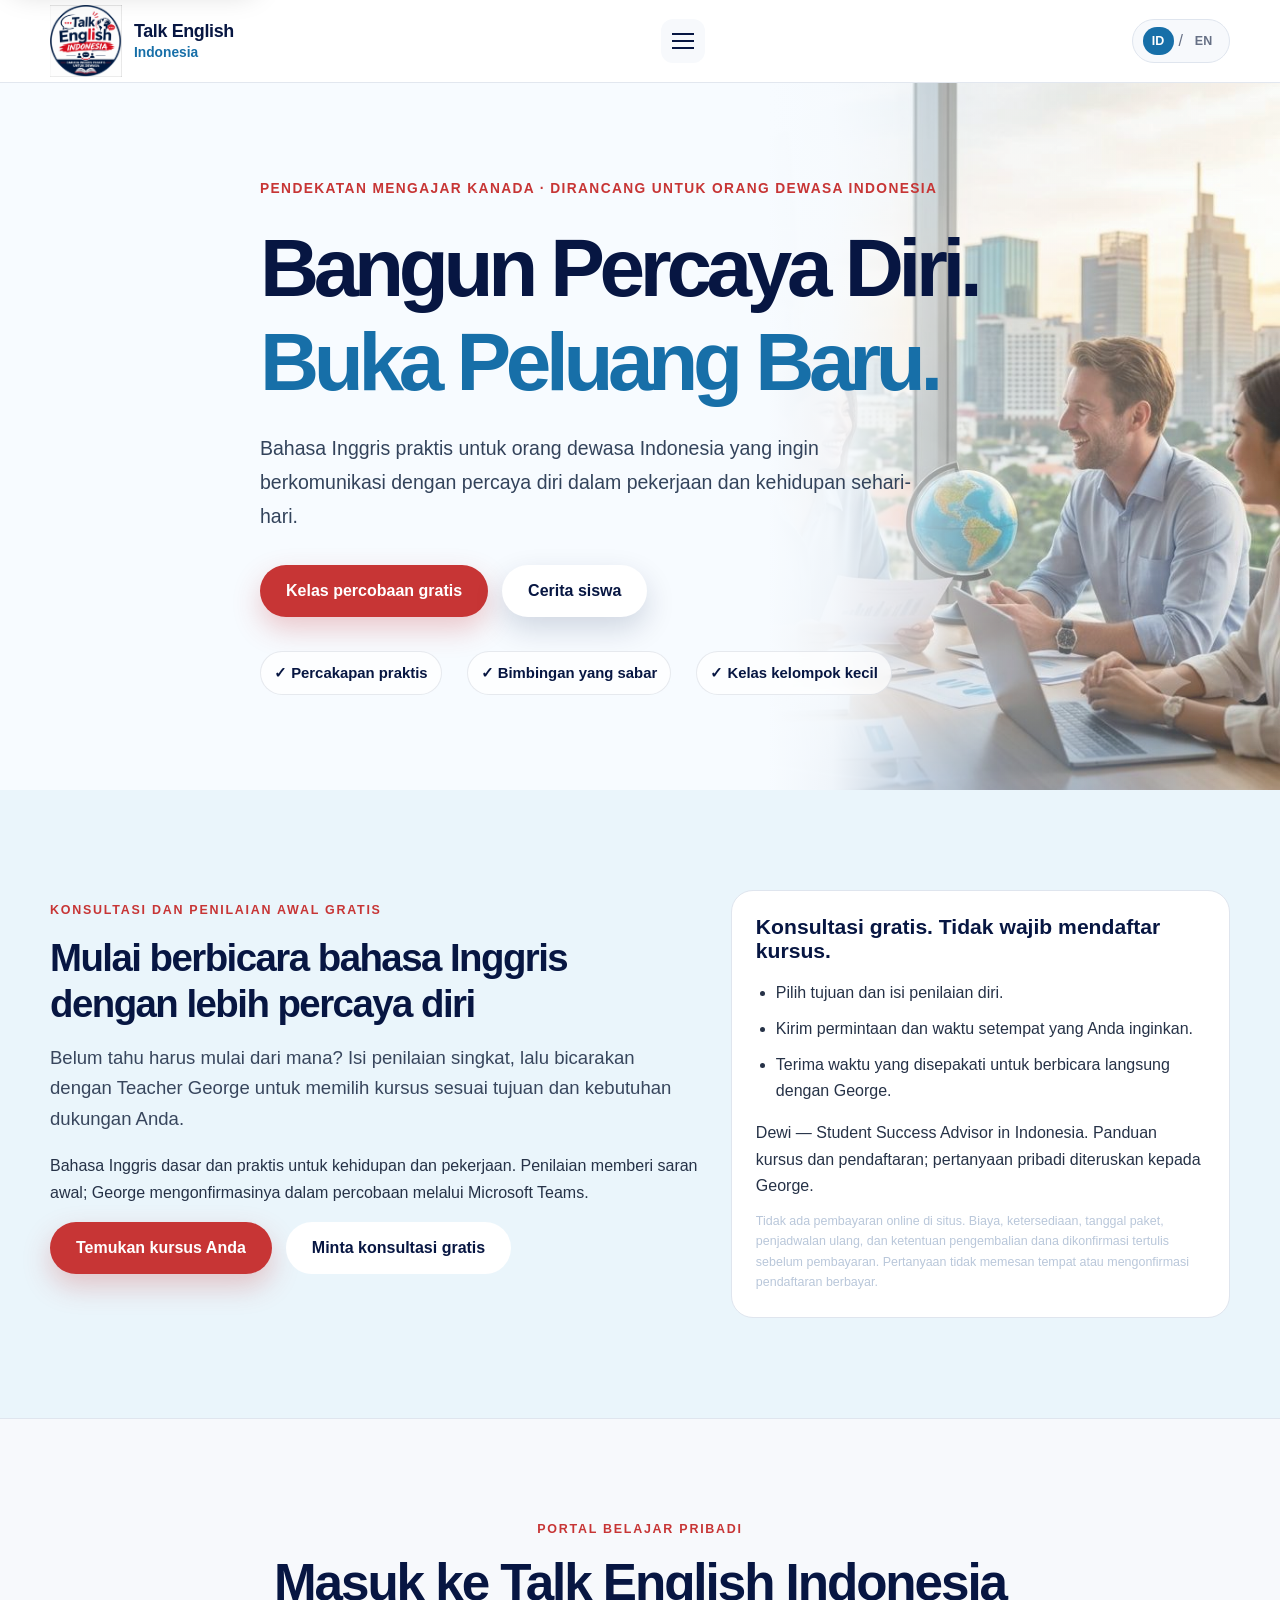
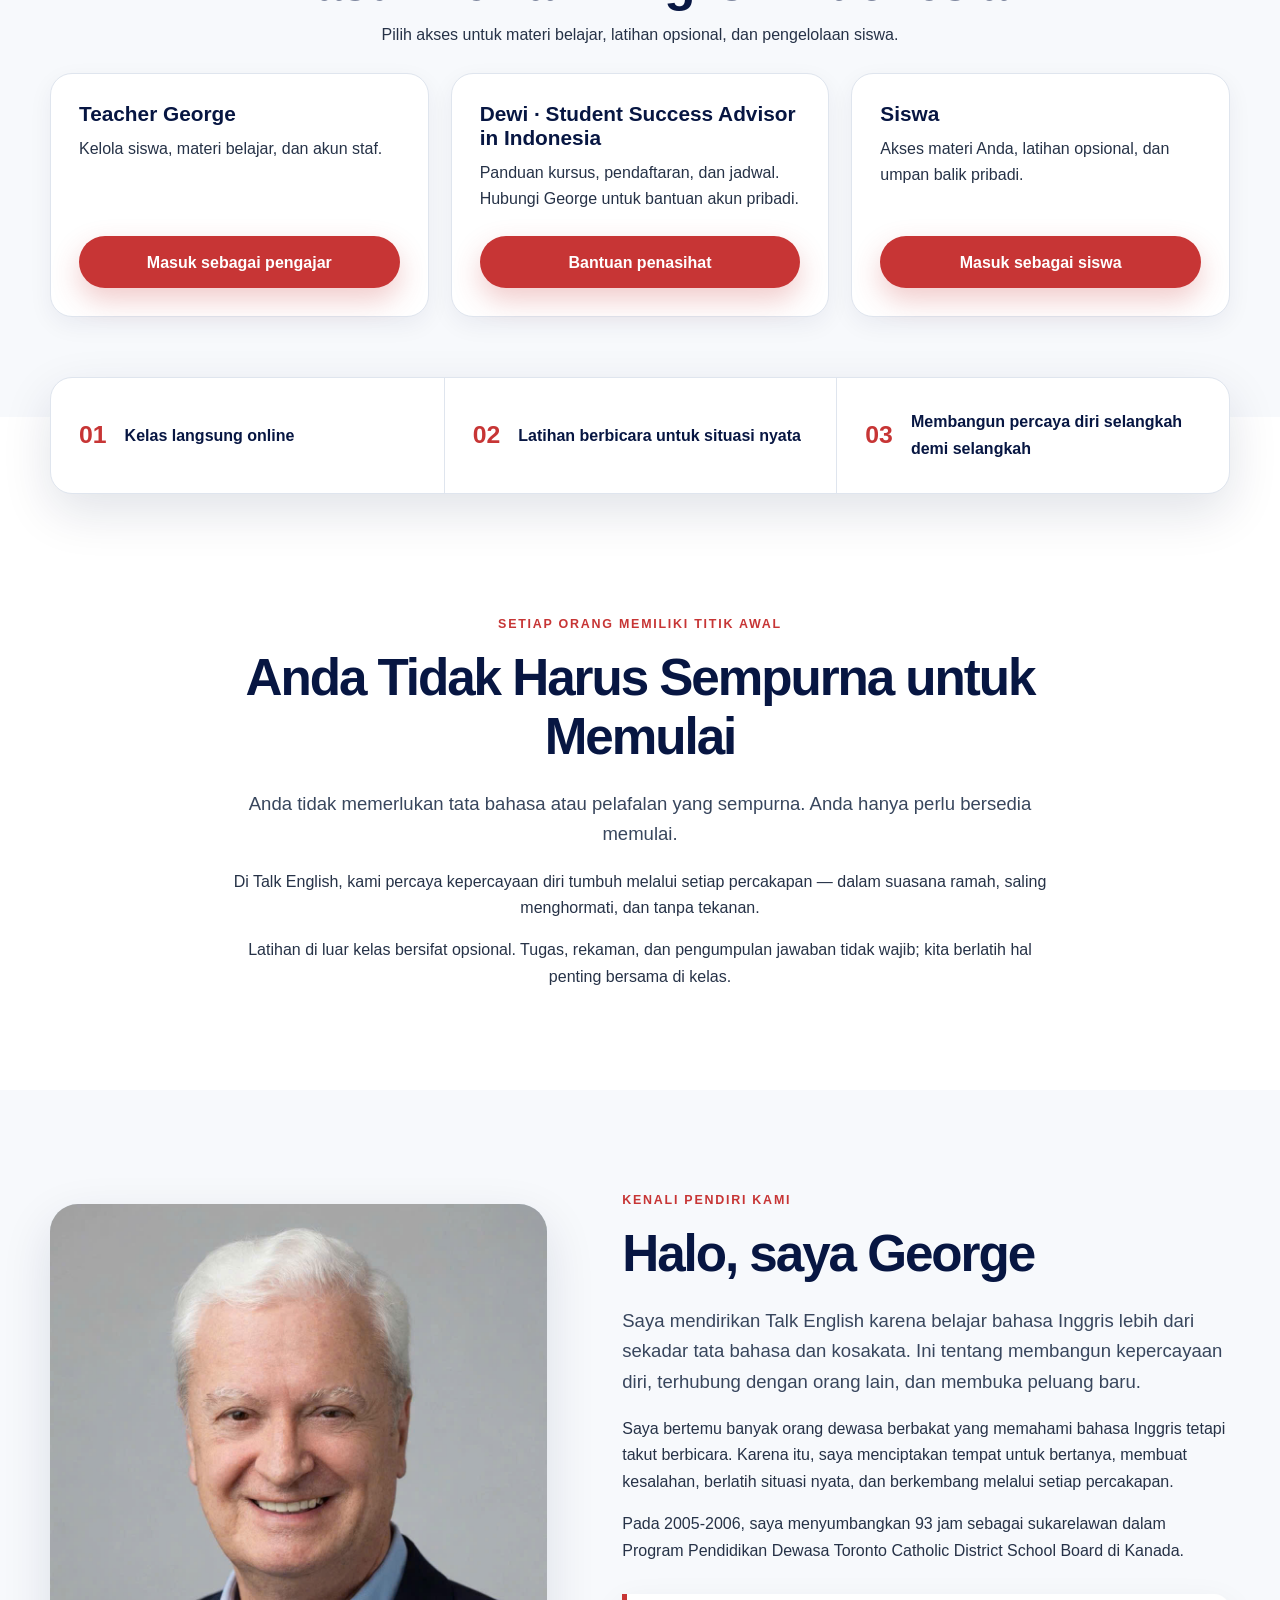
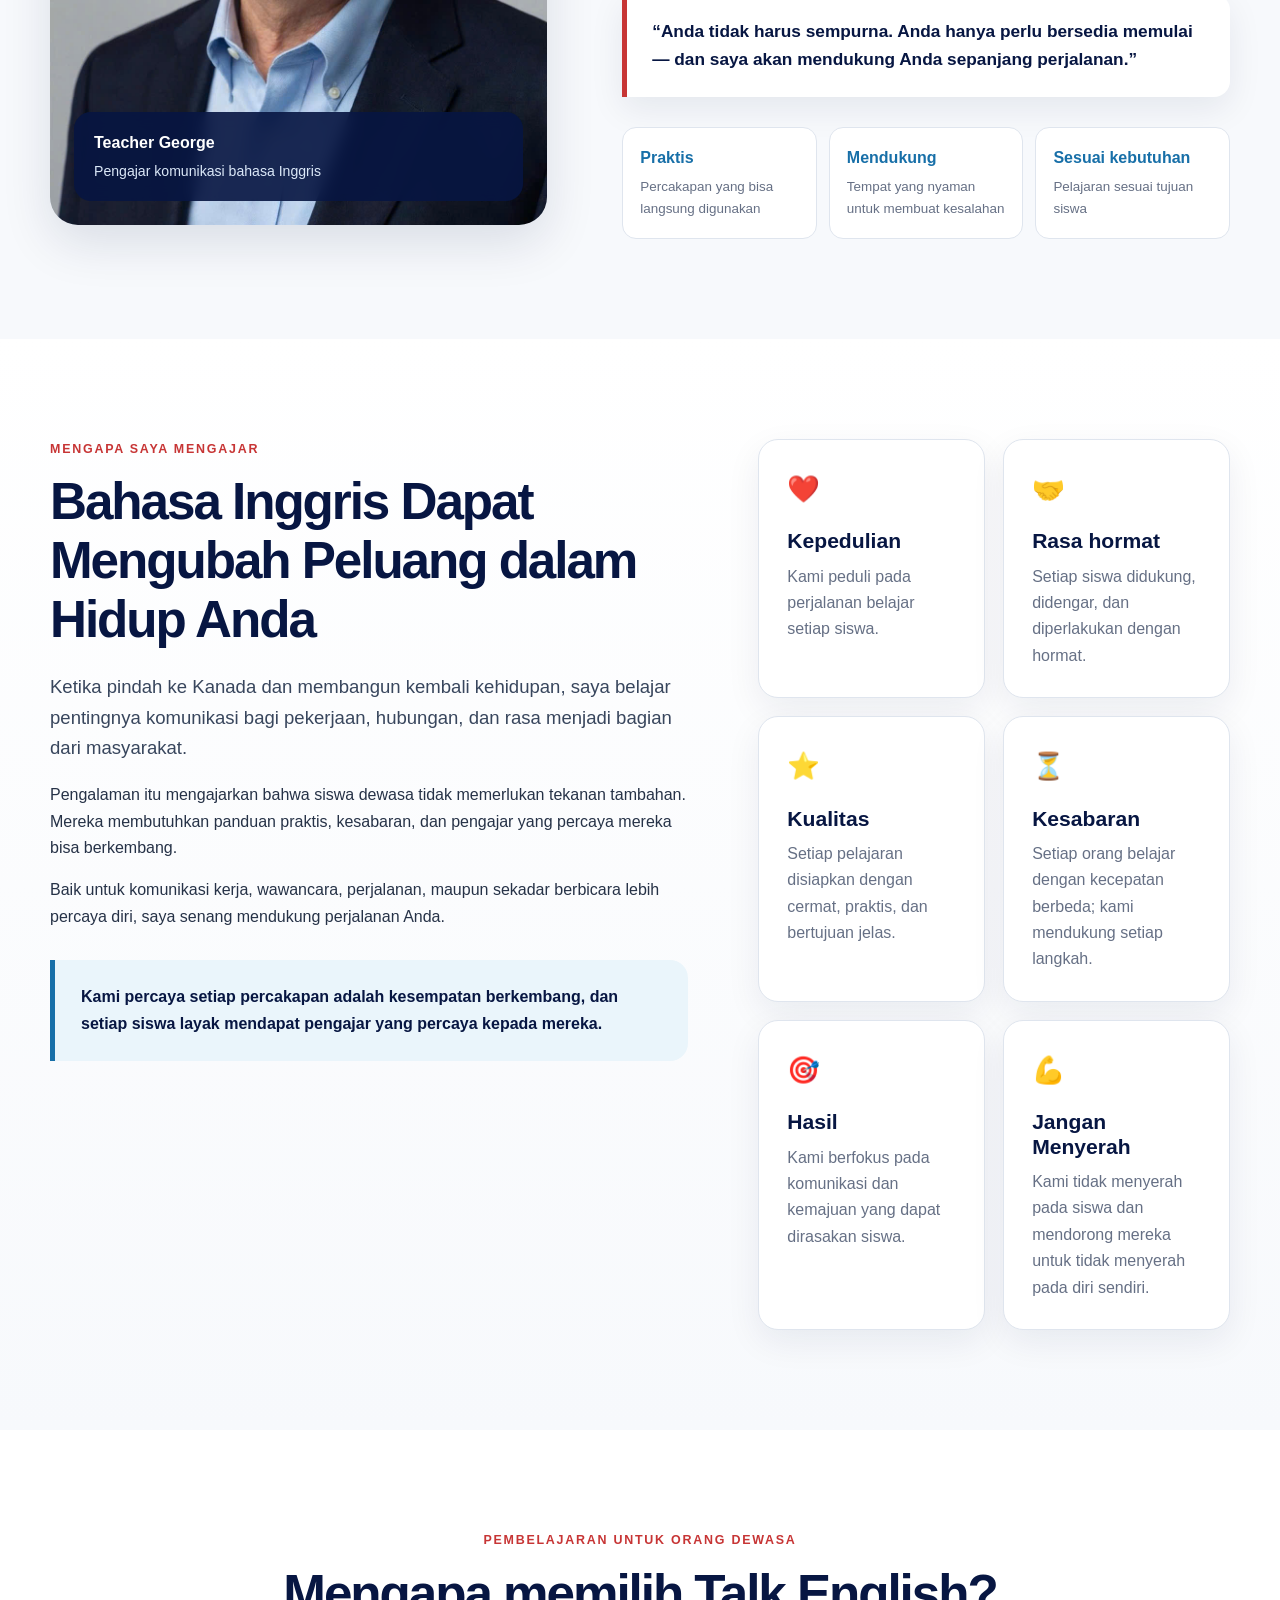
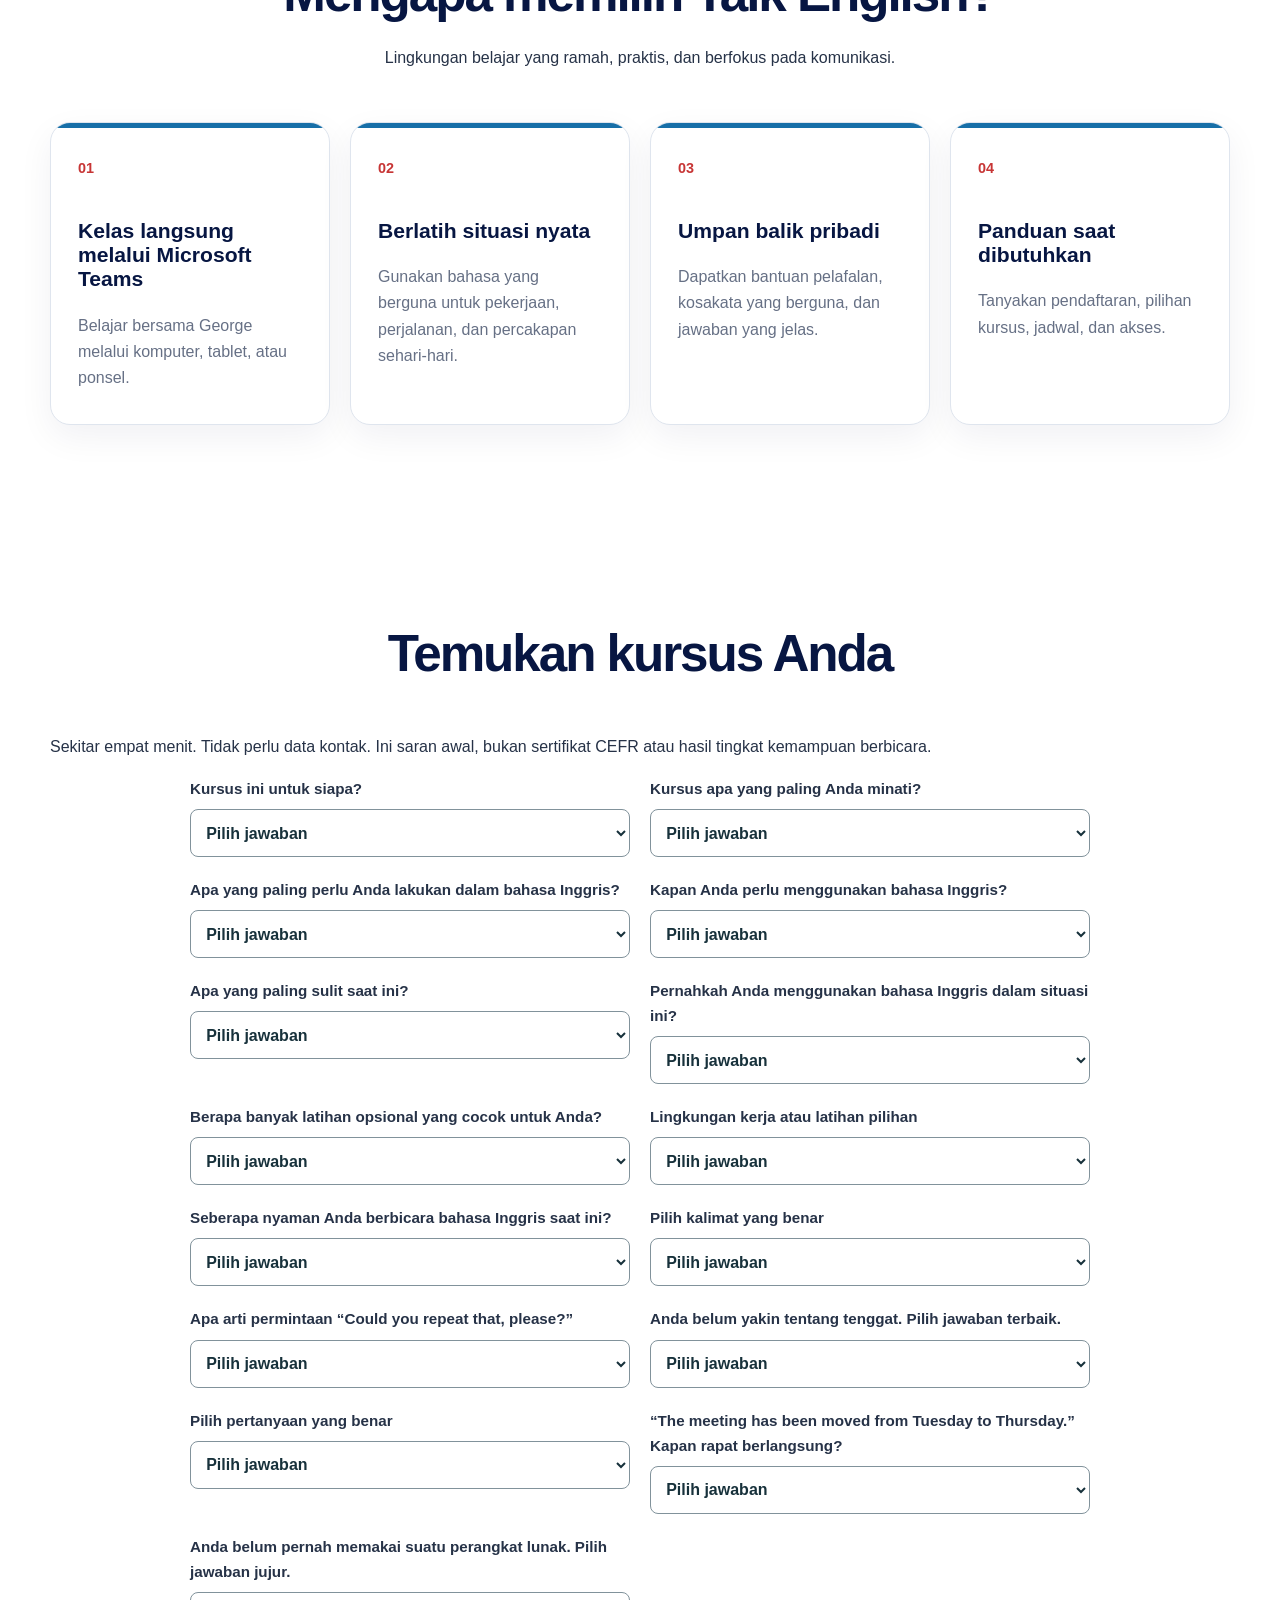
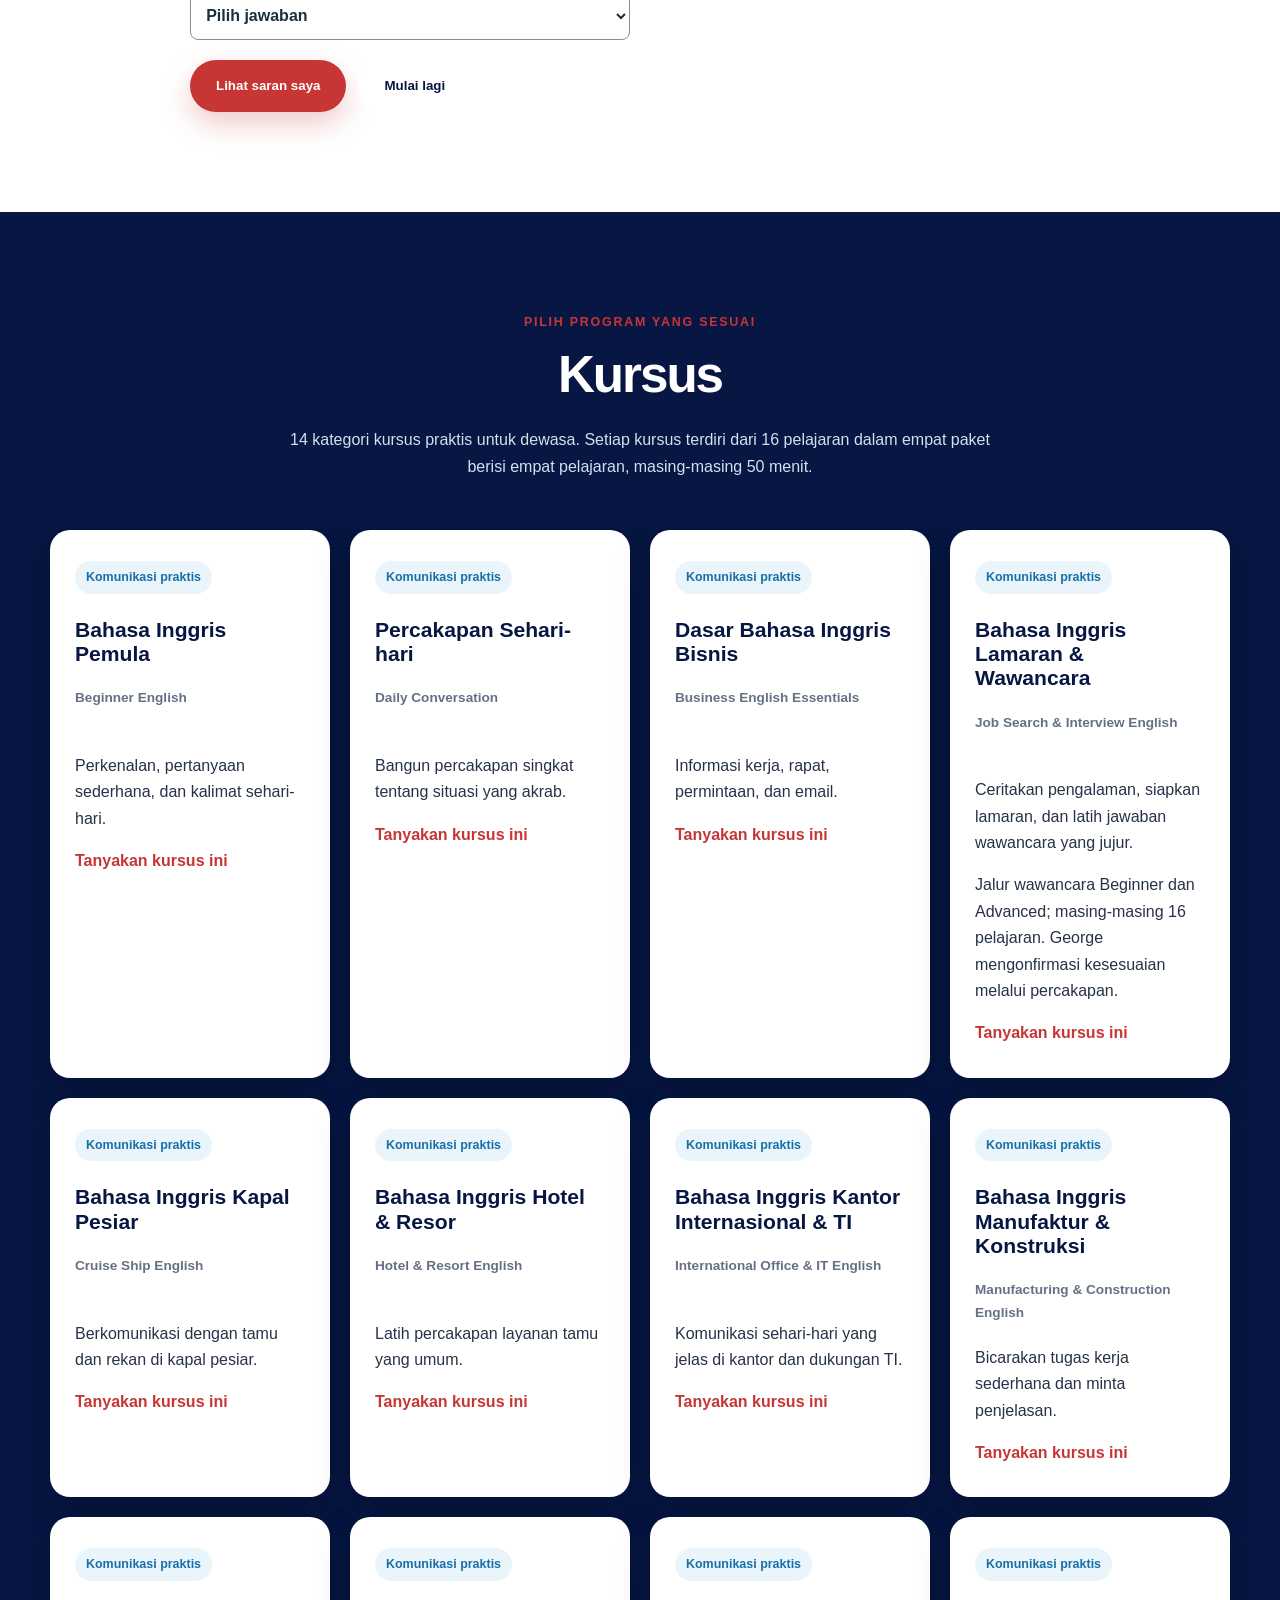
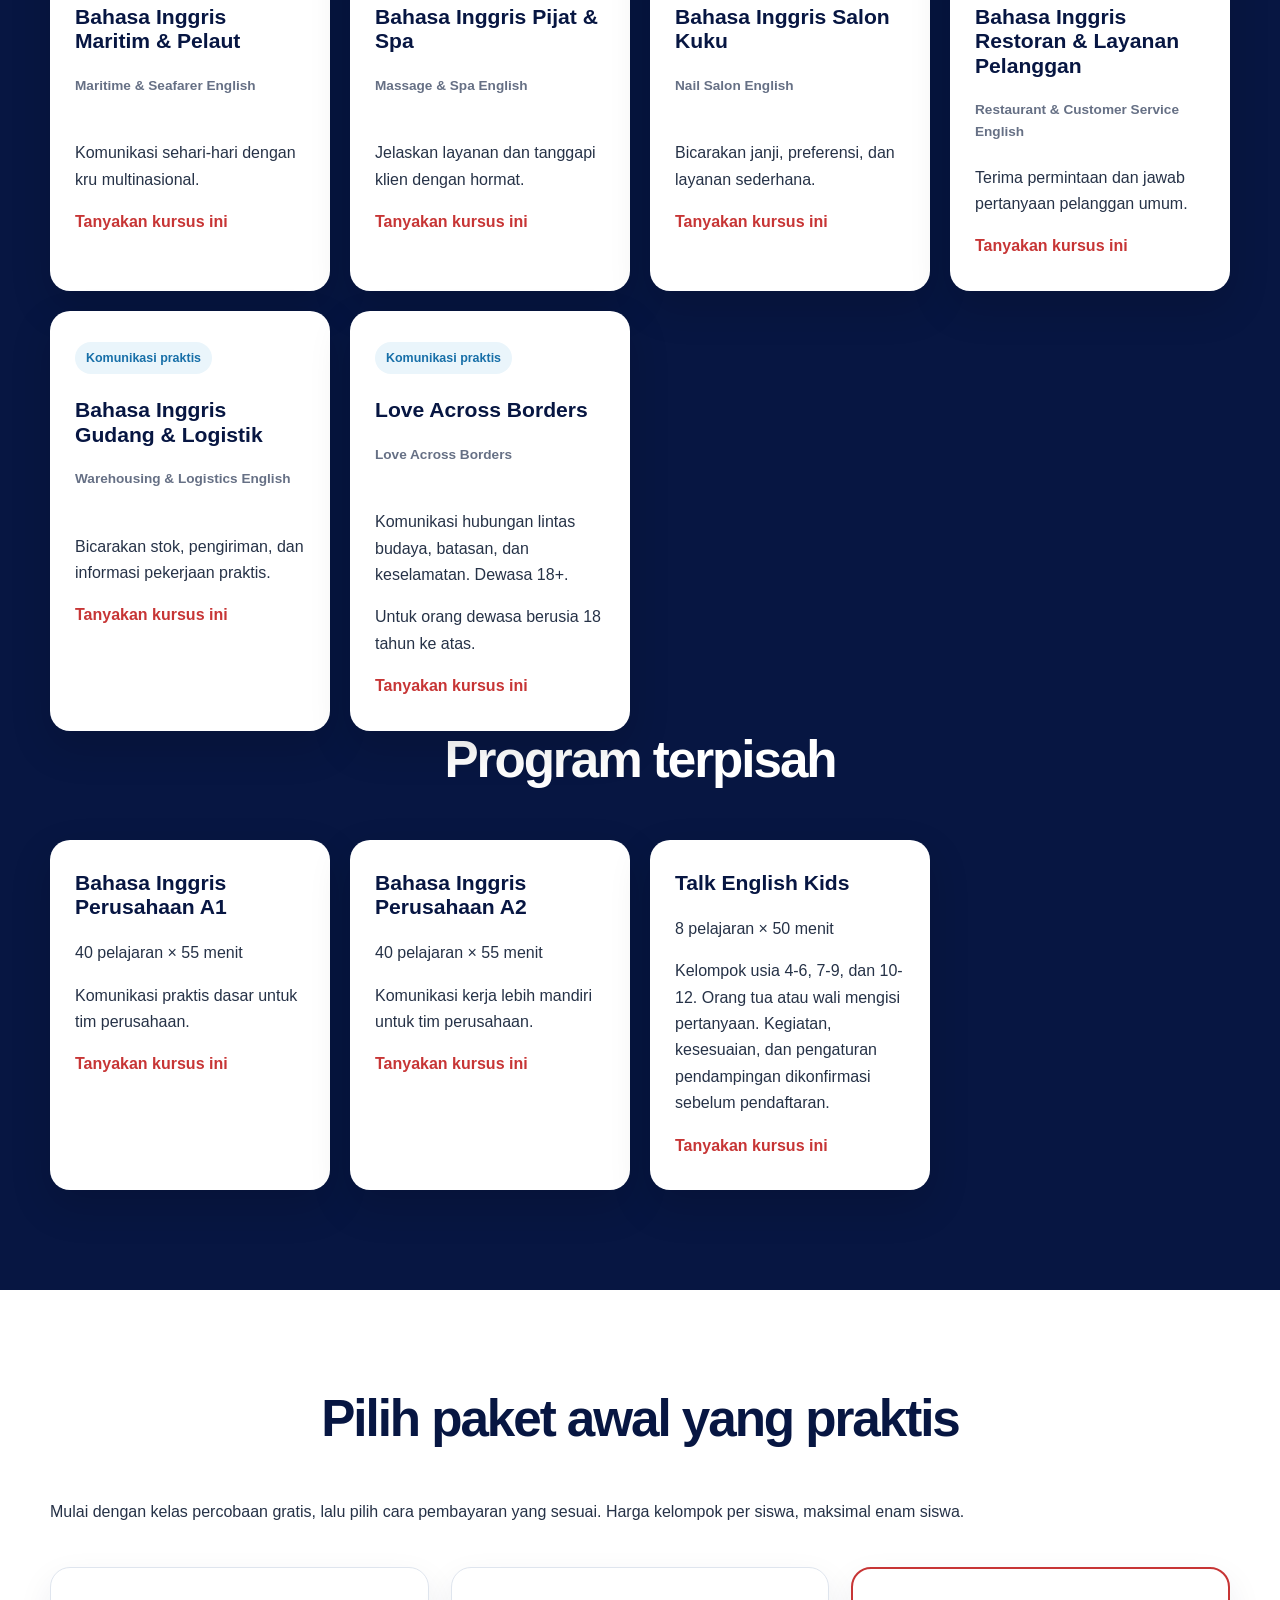
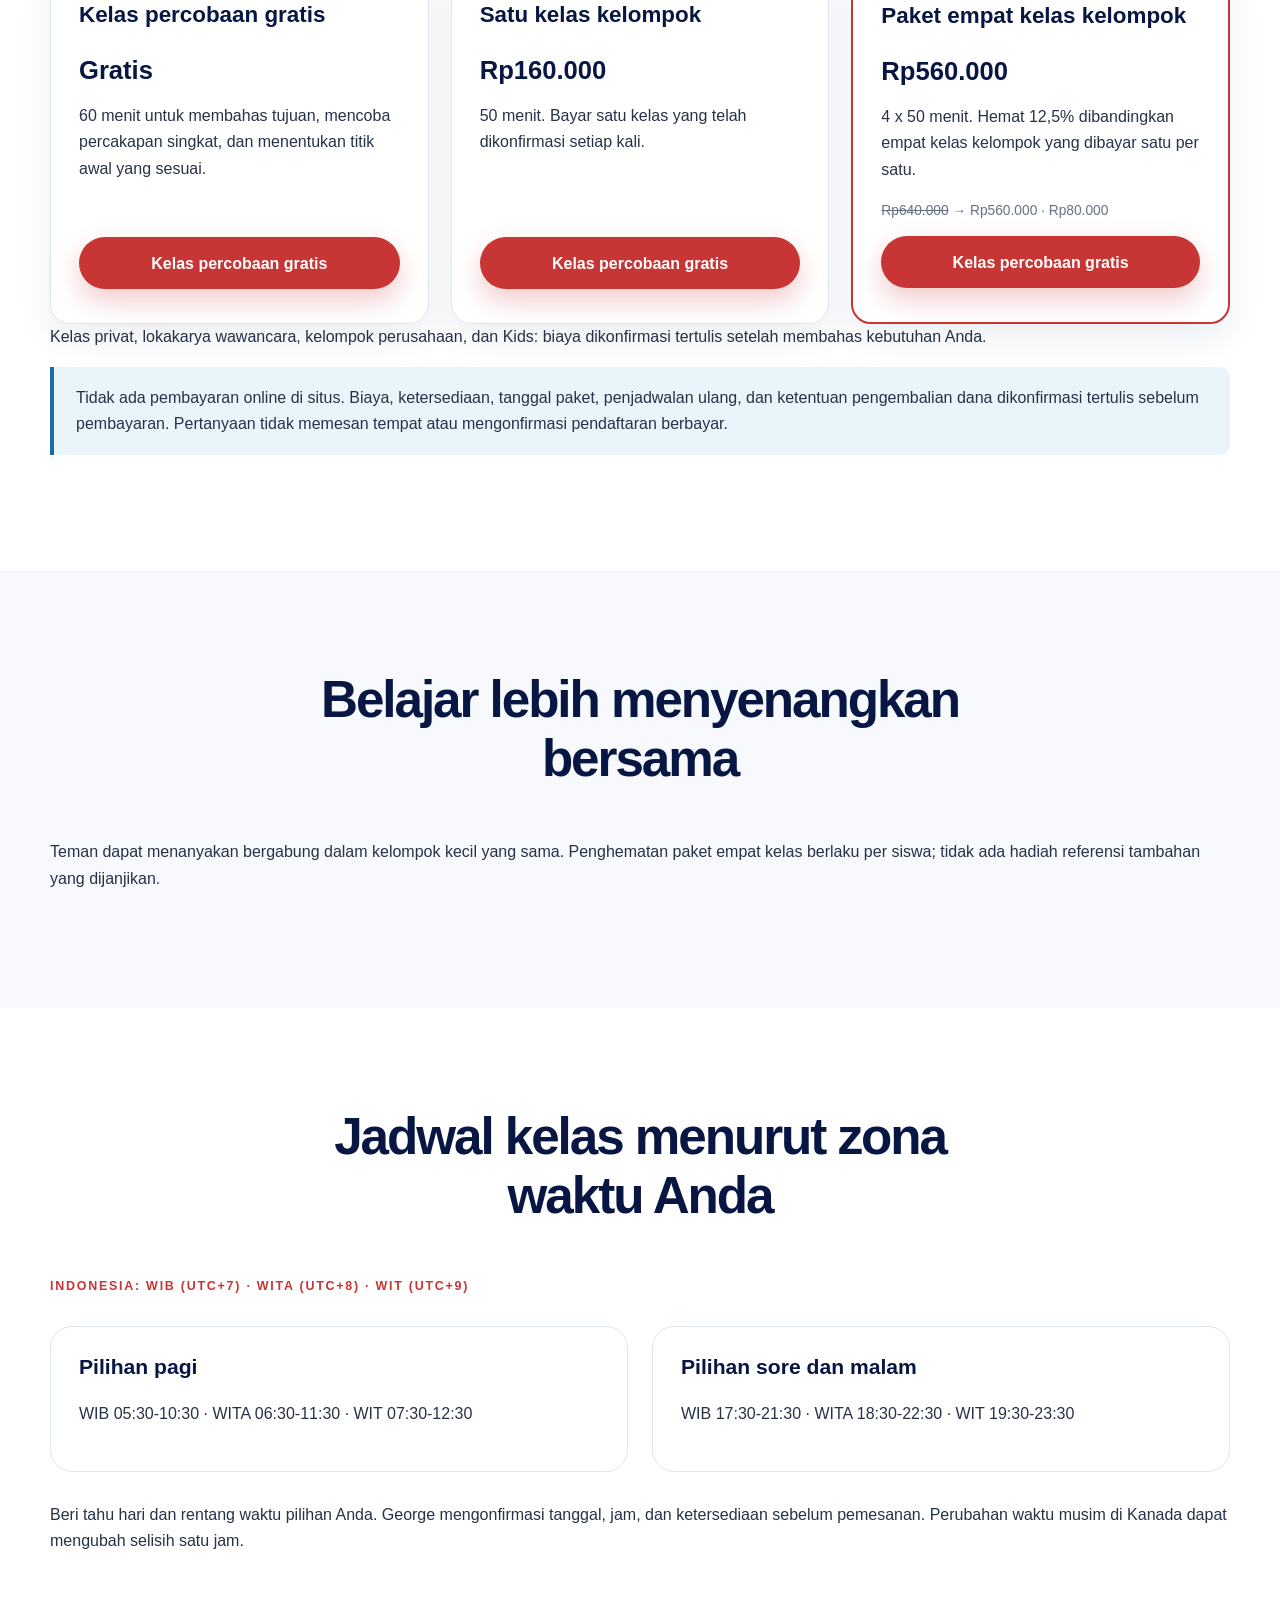
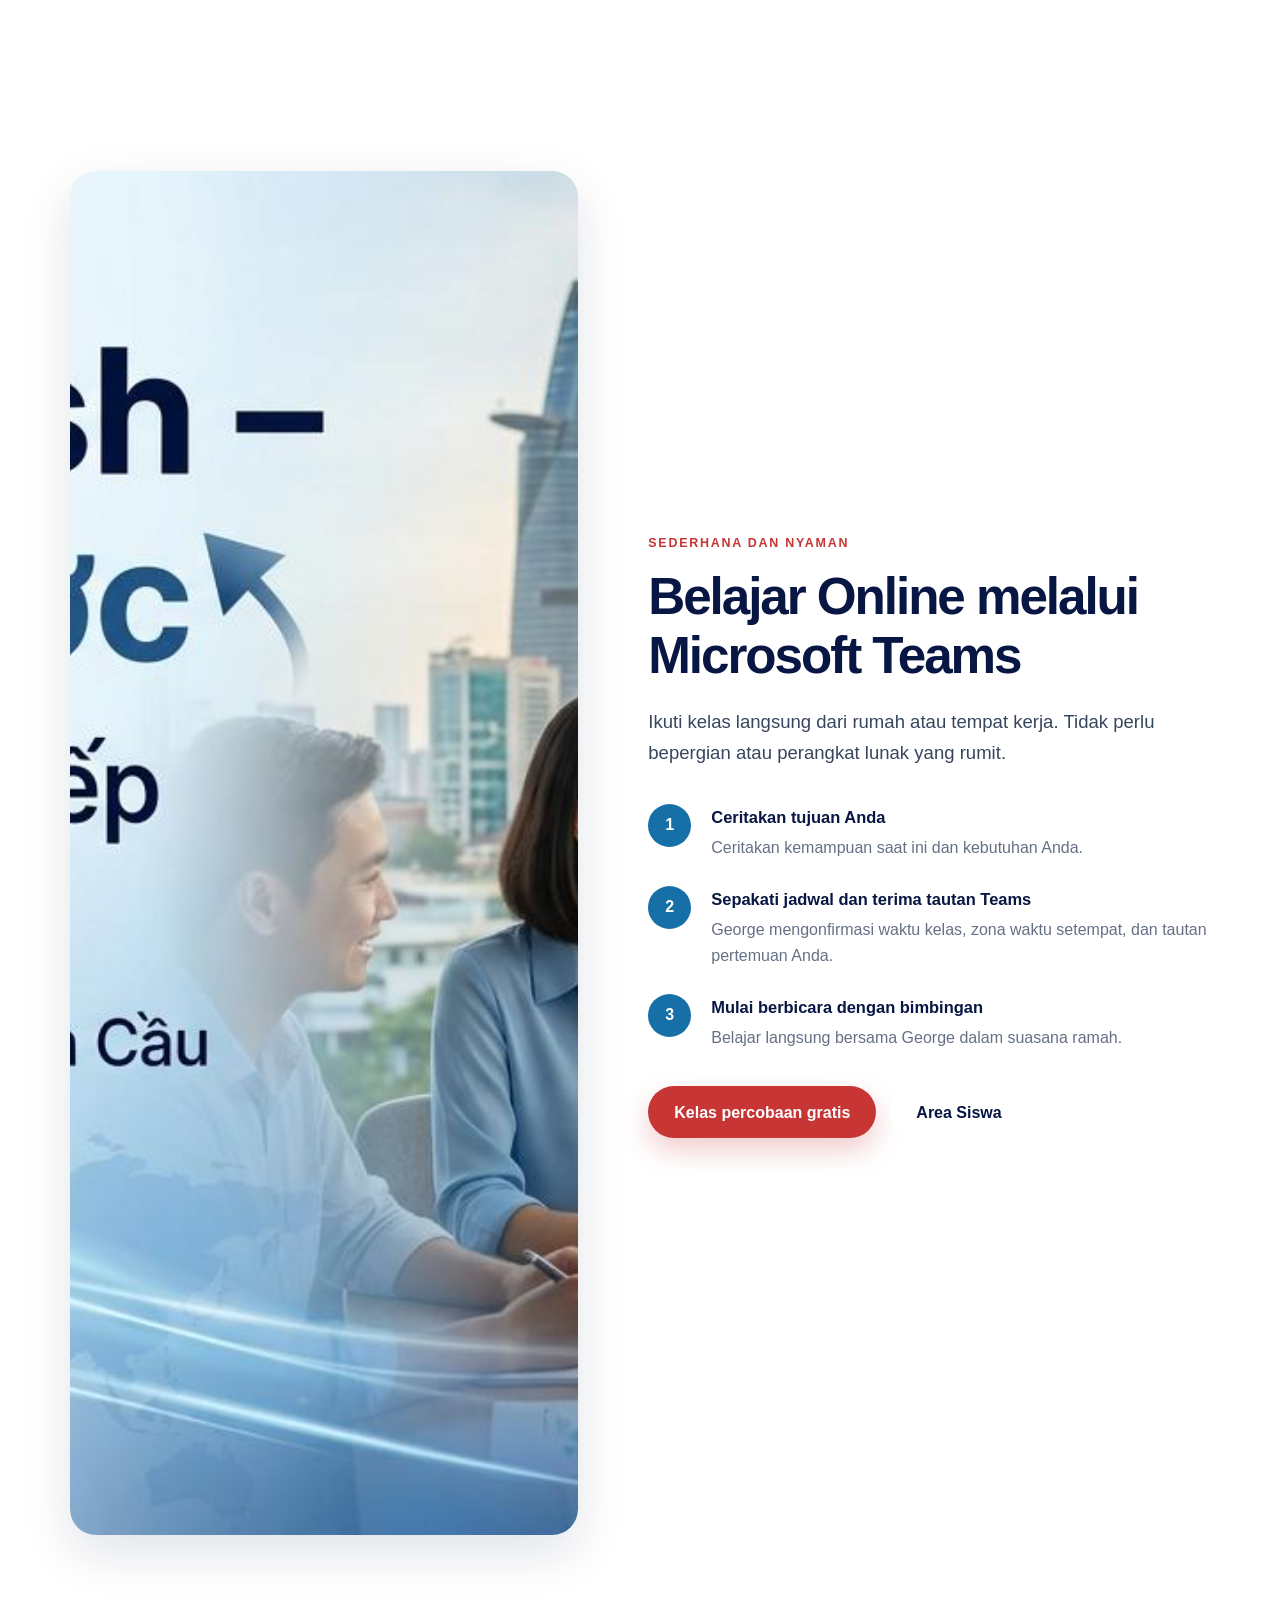
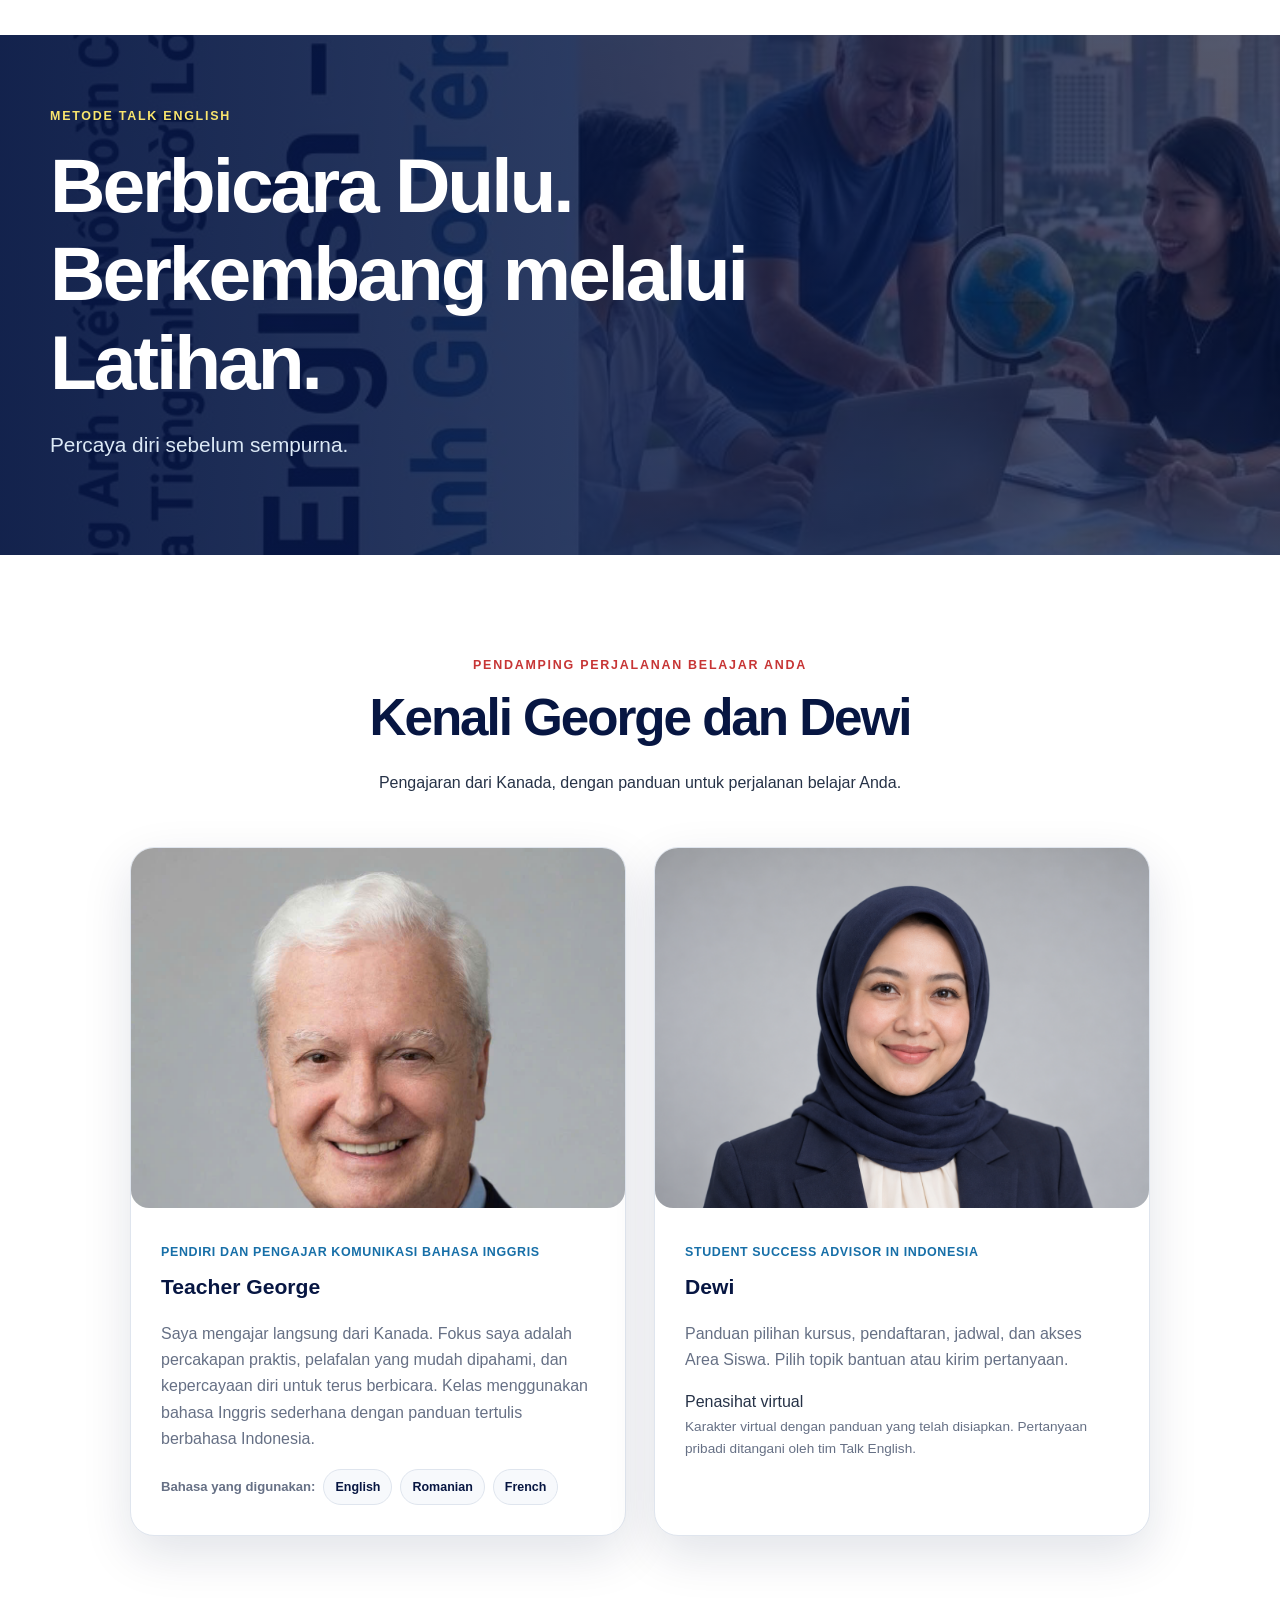
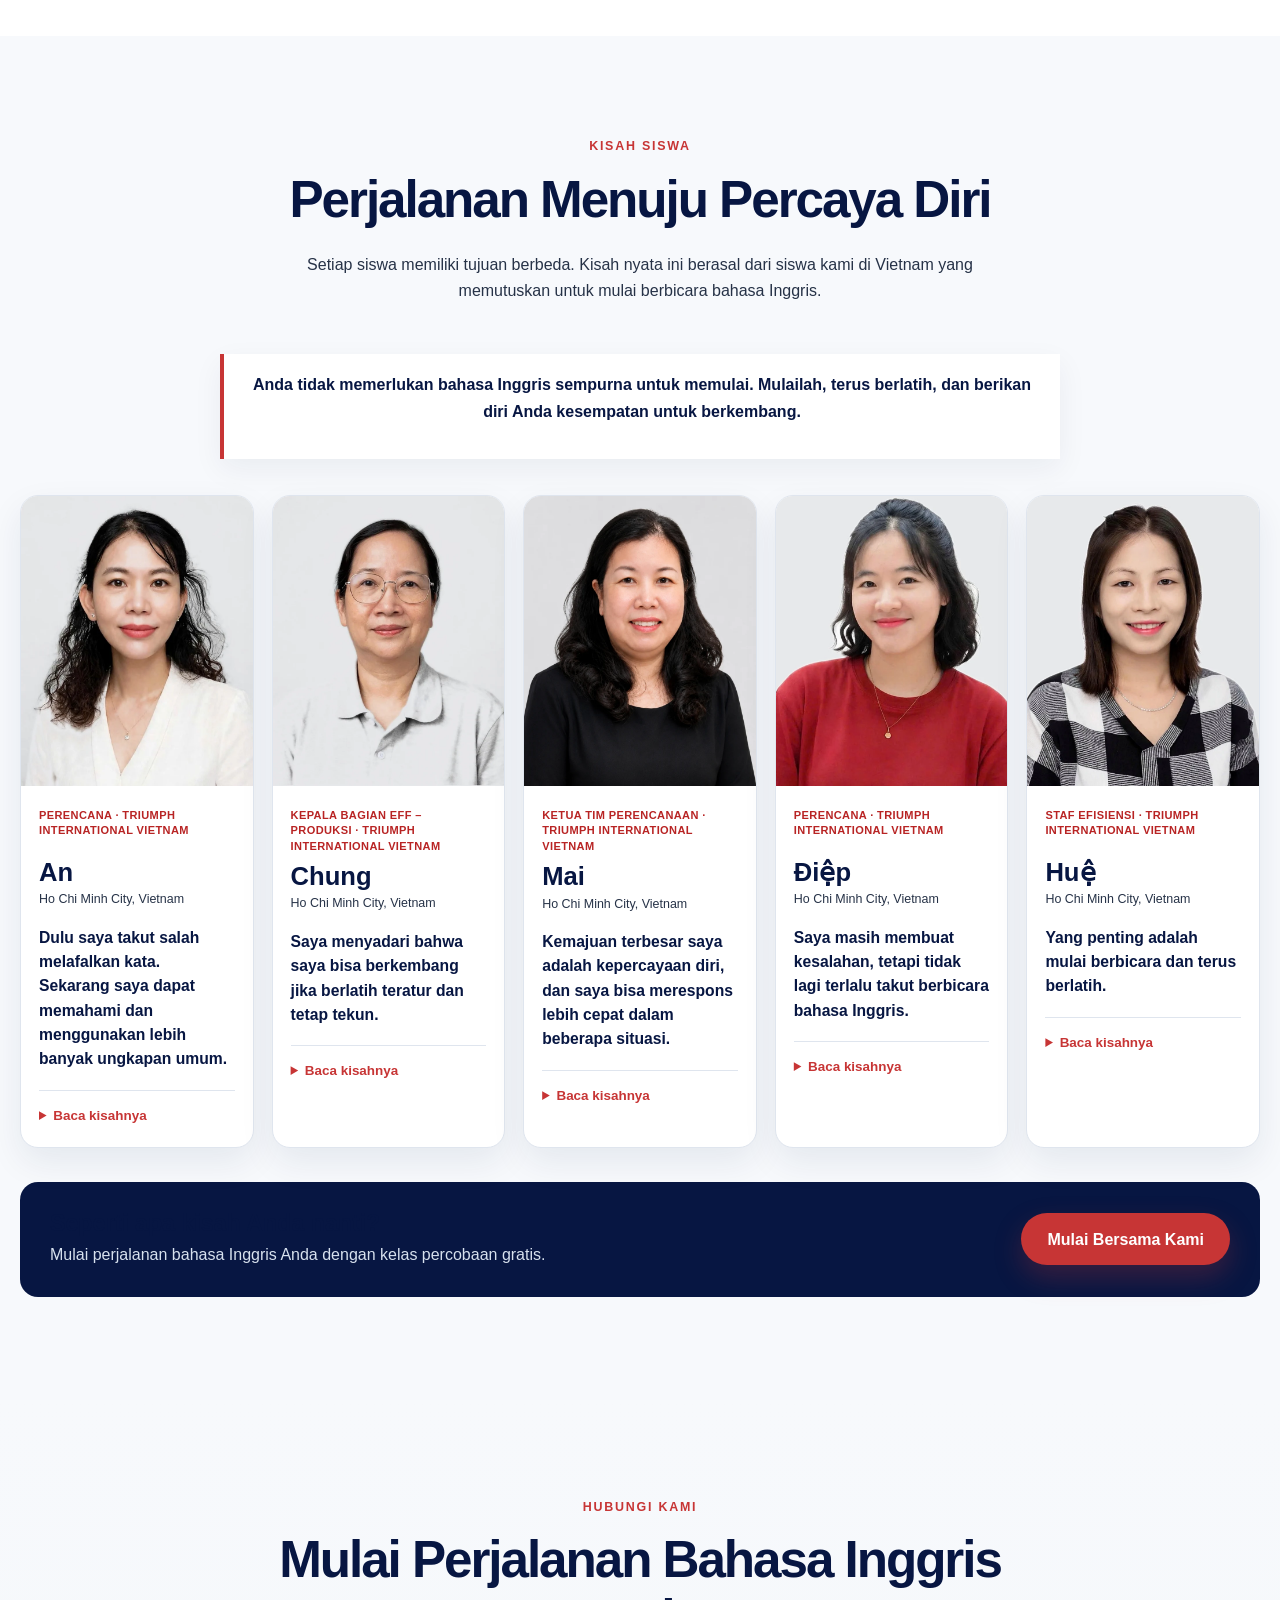
<file: index.html>
<!DOCTYPE html>

<html lang="id">
<head>
<meta charset="utf-8"/>
<meta content="width=device-width, initial-scale=1.0" name="viewport"/>
<meta content="Bahasa Inggris praktis untuk orang dewasa Indonesia yang ingin berkomunikasi dengan percaya diri dalam pekerjaan dan kehidupan sehari-hari." name="description"/>
<title>Talk English Indonesia</title>
<link href="https://ayobicara.com/" rel="canonical"/>
<meta content="https://ayobicara.com/" property="og:url"/>
<meta content="website" property="og:type"/>
<meta content="Talk English Indonesia" property="og:title"/>
<meta content="Bahasa Inggris praktis untuk orang dewasa Indonesia yang ingin berkomunikasi dengan percaya diri dalam pekerjaan dan kehidupan sehari-hari." property="og:description"/>
<meta content="id_ID" property="og:locale"/>

<link href="css/style.css?v=20261026-parity3" rel="stylesheet"/>

<meta content="#a71930" name="theme-color"/><meta content="light" name="color-scheme"/><link href="css/parity.css?v=20261026-parity3" rel="stylesheet"/></head>
<body class="reference-parity" data-page-title="hero" id="top"><a class="skip-link" data-i18n="skip" href="#main-content">Langsung ke konten utama</a>
<header class="site-header">
<div class="header-container">
<a aria-label="Talk English Indonesia" class="brand" href="#top">
<img alt="Talk English Indonesia" class="site-logo" decoding="async" height="1024" loading="eager" src="images/country-logo.png" width="1024"/>
<span class="brand-copy">
<strong data-i18n="ref_brand_name">Talk English</strong>
<small data-i18n="ref_brand_tagline">Indonesia</small>
</span>
</a>
<button aria-controls="main-navigation" aria-expanded="false" aria-label="Talk English Indonesia" class="menu-toggle" type="button">
<span></span>
<span></span>
<span></span>
</button>
<div aria-label="Talk English Indonesia" class="language-switcher">
<button aria-pressed="true" class="language-button is-active" data-language="id" type="button">ID</button>
<span aria-hidden="true">/</span>
<button aria-pressed="false" class="language-button" data-language="en" type="button">EN</button>
</div><nav aria-label="Talk English Indonesia" class="main-navigation" id="main-navigation">
<a data-i18n="ref_nav_home" href="#top">Beranda</a>
<a data-i18n="ref_nav_about" href="#george">Tentang George</a>
<a data-i18n="ref_nav_story" href="#story">Cerita kami</a>
<a data-i18n="find" href="#self-assessment">Temukan kursus Anda</a>
<a data-i18n="ref_nav_courses" href="#courses">Kursus</a>
<a data-i18n="ref_nav_students" href="#student-stories">Cerita siswa</a>
<a data-i18n="ref_nav_online" href="#online">Belajar online</a>
<a data-i18n="ref_nav_faq" href="#faq">Pertanyaan</a>
<a data-i18n="ref_nav_portal" href="#portal-login">Area Siswa</a>
<a data-i18n="ref_nav_contact" href="#contact">Hubungi kami</a>
<a class="nav-cta" data-i18n="ref_nav_trial" href="#trial-form">Kelas percobaan gratis</a>
</nav>
</div>
</header>
<main id="main-content" tabindex="-1">
<section aria-labelledby="hero-title" class="hero">
<div class="hero-overlay"></div>
<div class="hero-content">
<p class="eyebrow" data-i18n="ref_hero_eyebrow">Pendekatan mengajar Kanada · Dirancang untuk orang dewasa Indonesia</p>
<h1 data-i18n="ref_hero_title" id="hero-title">Bangun Percaya Diri.<br/><span>Buka Peluang Baru.</span></h1>
<p class="hero-intro" data-i18n="ref_hero_intro">Bahasa Inggris praktis untuk orang dewasa Indonesia yang ingin berkomunikasi dengan percaya diri dalam pekerjaan dan kehidupan sehari-hari.</p>
<div class="hero-actions">
<a class="button button-primary" data-i18n="ref_trial_button" href="#trial-form">Kelas percobaan gratis</a>
<a class="button button-light" data-i18n="ref_meet_students_button" href="#student-stories">Cerita siswa</a>
</div>
<div aria-label="Talk English Indonesia" class="hero-points">
<span data-i18n="ref_hero_point_1">✓ Percakapan praktis</span>
<span data-i18n="ref_hero_point_2">✓ Bimbingan yang sabar</span>
<span data-i18n="ref_hero_point_3">✓ Kelas kelompok kecil</span>
</div>
</div>
</section>
<section aria-labelledby="free-assessment-heading" class="section free-assessment-promo" id="free-assessment">
<div class="free-assessment-inner">
<div><p class="section-label" data-i18n="ref_promo_label">Konsultasi dan penilaian awal gratis</p>
<h2 data-i18n="ref_promo_title" id="free-assessment-heading">Mulai berbicara bahasa Inggris dengan lebih percaya diri</h2>
<p class="lead" data-i18n="ref_promo_intro">Belum tahu harus mulai dari mana? Isi penilaian singkat, lalu bicarakan dengan Teacher George untuk memilih kursus sesuai tujuan dan kebutuhan dukungan Anda.</p>
<p data-i18n="ref_promo_practical">Bahasa Inggris dasar dan praktis untuk kehidupan dan pekerjaan. Penilaian memberi saran awal; George mengonfirmasinya dalam percobaan melalui Microsoft Teams.</p>
<div class="hero-actions"><a class="button button-primary" data-i18n="ref_promo_find" href="#self-assessment">Temukan kursus Anda</a><a class="button button-secondary" data-i18n="ref_promo_register" href="#trial-form">Minta konsultasi gratis</a></div></div>
<div class="free-assessment-details"><h3 data-i18n="ref_promo_free">Konsultasi gratis. Tidak wajib mendaftar kursus.</h3><ul><li data-i18n="ref_promo_step_1">Pilih tujuan dan isi penilaian diri.</li><li data-i18n="ref_promo_step_2">Kirim permintaan dan waktu setempat yang Anda inginkan.</li><li data-i18n="ref_promo_step_3">Terima waktu yang disepakati untuk berbicara langsung dengan George.</li></ul><p data-i18n="ref_promo_an">Dewi — Student Success Advisor in Indonesia. Panduan kursus dan pendaftaran; pertanyaan pribadi diteruskan kepada George.</p><p class="form-note" data-i18n="ref_promo_terms">Tidak ada pembayaran online di situs. Biaya, ketersediaan, tanggal paket, penjadwalan ulang, dan ketentuan pengembalian dana dikonfirmasi tertulis sebelum pembayaran. Pertanyaan tidak memesan tempat atau mengonfirmasi pendaftaran berbayar.</p></div>
</div></section>
<section aria-labelledby="portal-login-title" class="section portal-login-section" id="portal-login">
<div class="portal-login-heading"><p class="section-label" data-i18n="ref_portal_label">Portal belajar pribadi</p><h2 data-i18n="ref_portal_title" id="portal-login-title">Masuk ke Talk English Indonesia</h2><p data-i18n="ref_portal_intro">Pilih akses untuk materi belajar, latihan opsional, dan pengelolaan siswa.</p></div>
<div class="portal-login-grid">
<article class="portal-login-card">
<h3 data-i18n="ref_portal_teacher_title">Teacher George</h3>
<p data-i18n="ref_portal_teacher_copy">Kelola siswa, materi belajar, dan akun staf.</p>
<a class="button button-primary" data-i18n="ref_portal_teacher_login" href="student/">Masuk sebagai pengajar</a>
</article>
<article class="portal-login-card">
<h3 data-i18n="ref_portal_advisor_title">Dewi · Student Success Advisor in Indonesia</h3>
<p data-i18n="ref_portal_advisor_copy">Panduan kursus, pendaftaran, dan jadwal. Hubungi George untuk bantuan akun pribadi.</p>
<a class="button button-primary" data-i18n="ref_portal_advisor_login" href="help/">Bantuan penasihat</a>
</article>
<article class="portal-login-card">
<h3 data-i18n="ref_portal_student_title">Siswa</h3>
<p data-i18n="ref_portal_student_copy">Akses materi Anda, latihan opsional, dan umpan balik pribadi.</p>
<a class="button button-primary" data-i18n="ref_portal_student_login" href="student/">Masuk sebagai siswa</a>
</article>
</div>
</section>
<section aria-label="Talk English Indonesia" class="trust-strip">
<div>
<strong>01</strong>
<span data-i18n="ref_trust_1">Kelas langsung online</span>
</div>
<div>
<strong>02</strong>
<span data-i18n="ref_trust_2">Latihan berbicara untuk situasi nyata</span>
</div>
<div>
<strong>03</strong>
<span data-i18n="ref_trust_3">Membangun percaya diri selangkah demi selangkah</span>
</div>
</section>
<section aria-labelledby="section-1" class="section intro-section">
<div class="narrow-copy">
<p class="section-label" data-i18n="ref_intro_label">Setiap orang memiliki titik awal</p>
<h2 data-i18n="ref_intro_title" id="section-1">Anda Tidak Harus Sempurna untuk Memulai</h2>
<p class="lead" data-i18n="ref_intro_lead">Anda tidak memerlukan tata bahasa atau pelafalan yang sempurna. Anda hanya perlu bersedia memulai.</p>
<p data-i18n="ref_intro_body">Di Talk English, kami percaya kepercayaan diri tumbuh melalui setiap percakapan — dalam suasana ramah, saling menghormati, dan tanpa tekanan.</p>
<p data-i18n="ref_practice_policy">Latihan di luar kelas bersifat opsional. Tugas, rekaman, dan pengumpulan jawaban tidak wajib; kita berlatih hal penting bersama di kelas.</p>
</div>
</section>
<section aria-labelledby="section-2" class="section about-section" id="george">
<div class="section-grid about-grid">
<div class="portrait-frame">
<img alt="Teacher George" class="george-photo" decoding="async" height="1280" loading="lazy" src="images/george.jpg" width="1024"/>
<div class="portrait-badge">
<strong data-i18n="ref_george_name">Teacher George</strong>
<span data-i18n="ref_george_role">Pengajar komunikasi bahasa Inggris</span>
</div>
</div>
<div class="about-copy">
<p class="section-label" data-i18n="ref_about_label">Kenali pendiri kami</p>
<h2 data-i18n="ref_about_title" id="section-2">Halo, saya George</h2>
<p class="lead" data-i18n="ref_about_lead">Saya mendirikan Talk English karena belajar bahasa Inggris lebih dari sekadar tata bahasa dan kosakata. Ini tentang membangun kepercayaan diri, terhubung dengan orang lain, dan membuka peluang baru.</p>
<p data-i18n="ref_about_body">Saya bertemu banyak orang dewasa berbakat yang memahami bahasa Inggris tetapi takut berbicara. Karena itu, saya menciptakan tempat untuk bertanya, membuat kesalahan, berlatih situasi nyata, dan berkembang melalui setiap percakapan.</p>
<p data-i18n="ref_george_experience">Pada 2005-2006, saya menyumbangkan 93 jam sebagai sukarelawan dalam Program Pendidikan Dewasa Toronto Catholic District School Board di Kanada.</p>
<blockquote data-i18n="ref_about_quote">“Anda tidak harus sempurna. Anda hanya perlu bersedia memulai — dan saya akan mendukung Anda sepanjang perjalanan.”</blockquote>
<div class="feature-list">
<div>
<strong data-i18n="ref_feature_1_title">Praktis</strong>
<span data-i18n="ref_feature_1_body">Percakapan yang bisa langsung digunakan</span>
</div>
<div>
<strong data-i18n="ref_feature_2_title">Mendukung</strong>
<span data-i18n="ref_feature_2_body">Tempat yang nyaman untuk membuat kesalahan</span>
</div>
<div>
<strong data-i18n="ref_feature_3_title">Sesuai kebutuhan</strong>
<span data-i18n="ref_feature_3_body">Pelajaran sesuai tujuan siswa</span>
</div>
</div>
</div>
</div>
</section>
<section aria-labelledby="section-3" class="section founder-story-section" id="story">
<div class="founder-story-grid">
<div class="founder-story-copy">
<p class="section-label" data-i18n="ref_story_label">Mengapa saya mengajar</p>
<h2 data-i18n="ref_story_title" id="section-3">Bahasa Inggris Dapat Mengubah Peluang dalam Hidup Anda</h2>
<p class="lead" data-i18n="ref_story_lead">Ketika pindah ke Kanada dan membangun kembali kehidupan, saya belajar pentingnya komunikasi bagi pekerjaan, hubungan, dan rasa menjadi bagian dari masyarakat.</p>
<p data-i18n="ref_story_body_1">Pengalaman itu mengajarkan bahwa siswa dewasa tidak memerlukan tekanan tambahan. Mereka membutuhkan panduan praktis, kesabaran, dan pengajar yang percaya mereka bisa berkembang.</p>
<p data-i18n="ref_story_body_2">Baik untuk komunikasi kerja, wawancara, perjalanan, maupun sekadar berbicara lebih percaya diri, saya senang mendukung perjalanan Anda.</p>
<div class="story-highlight" data-i18n="ref_story_highlight">Kami percaya setiap percakapan adalah kesempatan berkembang, dan setiap siswa layak mendapat pengajar yang percaya kepada mereka.</div>
</div>
<div class="founder-values"><article><span>❤️</span><h3 data-i18n="ref_value_1_title">Kepedulian</h3><p data-i18n="ref_value_1_body">Kami peduli pada perjalanan belajar setiap siswa.</p></article><article><span>🤝</span><h3 data-i18n="ref_value_2_title">Rasa hormat</h3><p data-i18n="ref_value_2_body">Setiap siswa didukung, didengar, dan diperlakukan dengan hormat.</p></article><article><span>⭐</span><h3 data-i18n="ref_value_3_title">Kualitas</h3><p data-i18n="ref_value_3_body">Setiap pelajaran disiapkan dengan cermat, praktis, dan bertujuan jelas.</p></article><article><span>⏳</span><h3 data-i18n="ref_value_4_title">Kesabaran</h3><p data-i18n="ref_value_4_body">Setiap orang belajar dengan kecepatan berbeda; kami mendukung setiap langkah.</p></article><article><span>🎯</span><h3 data-i18n="ref_value_5_title">Hasil</h3><p data-i18n="ref_value_5_body">Kami berfokus pada komunikasi dan kemajuan yang dapat dirasakan siswa.</p></article><article><span>💪</span><h3 data-i18n="ref_value_6_title">Jangan Menyerah</h3><p data-i18n="ref_value_6_body">Kami tidak menyerah pada siswa dan mendorong mereka untuk tidak menyerah pada diri sendiri.</p></article></div>
</div>
</section>
<section aria-labelledby="section-4" class="section why-section">
<div class="section-heading">
<p class="section-label" data-i18n="ref_why_label">Pembelajaran untuk orang dewasa</p>
<h2 data-i18n="ref_why_title" id="section-4">Mengapa memilih Talk English?</h2>
<p data-i18n="ref_why_intro">Lingkungan belajar yang ramah, praktis, dan berfokus pada komunikasi.</p>
</div>
<div class="card-grid">
<article class="info-card">
<span class="card-number">01</span>
<h3 data-i18n="ref_why_1_title">Kelas langsung melalui Microsoft Teams</h3>
<p data-i18n="ref_why_1_body">Belajar bersama George melalui komputer, tablet, atau ponsel.</p>
</article>
<article class="info-card">
<span class="card-number">02</span>
<h3 data-i18n="ref_why_2_title">Berlatih situasi nyata</h3>
<p data-i18n="ref_why_2_body">Gunakan bahasa yang berguna untuk pekerjaan, perjalanan, dan percakapan sehari-hari.</p>
</article>
<article class="info-card">
<span class="card-number">03</span>
<h3 data-i18n="ref_why_3_title">Umpan balik pribadi</h3>
<p data-i18n="ref_why_3_body">Dapatkan bantuan pelafalan, kosakata yang berguna, dan jawaban yang jelas.</p>
</article>
<article class="info-card">
<span class="card-number">04</span>
<h3 data-i18n="ref_why_4_title">Panduan saat dibutuhkan</h3>
<p data-i18n="ref_why_4_body">Tanyakan pendaftaran, pilihan kursus, jadwal, dan akses.</p>
</article>
</div>
</section>
<section class="section" id="self-assessment"><div class="container"><div class="section-heading"><h2 data-i18n="find">Temukan kursus Anda</h2></div><p data-i18n="assessmentIntro">Sekitar empat menit. Tidak perlu data kontak. Ini saran awal, bukan sertifikat CEFR atau hasil tingkat kemampuan berbicara.</p><form class="assessment-form" data-assessment-root="standalone" id="course-assessment"><label class="field" data-group="shared" for="a-audience"><span data-i18n="audience" id="label-a-audience">Kursus ini untuk siapa?</span><select aria-labelledby="label-a-audience" data-assessment-name="audience" id="a-audience" name="audience" required=""><option data-i18n="select" value="">Pilih jawaban</option><option data-i18n="adult" value="adult">Siswa dewasa</option><option data-i18n="kids" value="kids">Anak usia 4-12; diisi orang tua</option></select></label><label class="field" data-group="adult" for="a-interest"><span data-i18n="interest" id="label-a-interest">Kursus apa yang paling Anda minati?</span><select aria-labelledby="label-a-interest" data-assessment-name="interest" id="a-interest" name="interest" required=""><option data-i18n="select" value="">Pilih jawaban</option><option data-i18n="unsure" value="unsure">Belum yakin - bantu saya memilih</option><option data-i18n="course_beginner" value="beginner">Bahasa Inggris Pemula</option><option data-i18n="course_daily" value="daily">Percakapan Sehari-hari</option><option data-i18n="course_business" value="business">Dasar Bahasa Inggris Bisnis</option><option data-i18n="course_interview" value="interview">Bahasa Inggris Lamaran &amp; Wawancara</option><option data-i18n="course_cruise" value="cruise">Bahasa Inggris Kapal Pesiar</option><option data-i18n="course_hotel" value="hotel">Bahasa Inggris Hotel &amp; Resor</option><option data-i18n="course_office-it" value="office-it">Bahasa Inggris Kantor Internasional &amp; TI</option><option data-i18n="course_manufacturing-construction" value="manufacturing-construction">Bahasa Inggris Manufaktur &amp; Konstruksi</option><option data-i18n="course_maritime" value="maritime">Bahasa Inggris Maritim &amp; Pelaut</option><option data-i18n="course_massage-spa" value="massage-spa">Bahasa Inggris Pijat &amp; Spa</option><option data-i18n="course_nail" value="nail">Bahasa Inggris Salon Kuku</option><option data-i18n="course_restaurant-service" value="restaurant-service">Bahasa Inggris Restoran &amp; Layanan Pelanggan</option><option data-i18n="course_warehousing-logistics" value="warehousing-logistics">Bahasa Inggris Gudang &amp; Logistik</option><option data-i18n="course_love-across-borders" value="love-across-borders">Love Across Borders</option><option data-i18n="course_corporate-a1" value="corporate-a1">Bahasa Inggris Perusahaan A1</option><option data-i18n="course_corporate-a2" value="corporate-a2">Bahasa Inggris Perusahaan A2</option></select></label><label class="field" data-group="adult" for="a-task"><span data-i18n="task" id="label-a-task">Apa yang paling perlu Anda lakukan dalam bahasa Inggris?</span><select aria-labelledby="label-a-task" data-assessment-name="task" id="a-task" name="task" required=""><option data-i18n="select" value="">Pilih jawaban</option><option data-i18n="everyday" value="daily">Percakapan sehari-hari</option><option data-i18n="work" value="business">Pekerjaan, rapat, dan email</option><option data-i18n="interviewTask" value="interview">Lamaran dan wawancara kerja</option><option data-i18n="service" value="service">Berbicara dengan pelanggan</option><option data-i18n="relationship" value="relationship">Hubungan lintas budaya (18+)</option><option data-i18n="corporate" value="corporate">Program tim perusahaan</option><option data-i18n="travel" value="travel">Perjalanan dan situasi sehari-hari</option></select></label><label class="field" data-group="adult" for="a-urgency"><span data-i18n="urgency" id="label-a-urgency">Kapan Anda perlu menggunakan bahasa Inggris?</span><select aria-labelledby="label-a-urgency" data-assessment-name="urgency" id="a-urgency" name="urgency" required=""><option data-i18n="select" value="">Pilih jawaban</option><option data-i18n="now" value="now">Bulan ini</option><option data-i18n="soon" value="soon">Dalam tiga bulan</option><option data-i18n="explore" value="explore">Belum ada batas waktu</option></select></label><label class="field" data-group="adult" for="a-skill"><span data-i18n="skill" id="label-a-skill">Apa yang paling sulit saat ini?</span><select aria-labelledby="label-a-skill" data-assessment-name="skill" id="a-skill" name="skill" required=""><option data-i18n="select" value="">Pilih jawaban</option><option data-i18n="skillStart" value="start">Membentuk kalimat sederhana</option><option data-i18n="skillListen" value="listen">Memahami pertanyaan</option><option data-i18n="skillReply" value="reply">Menjawab pertanyaan lanjutan</option><option data-i18n="skillWords" value="words">Menemukan kata yang tepat</option></select></label><label class="field" data-group="adult" for="a-experience"><span data-i18n="experience" id="label-a-experience">Pernahkah Anda menggunakan bahasa Inggris dalam situasi ini?</span><select aria-labelledby="label-a-experience" data-assessment-name="experience" id="a-experience" name="experience" required=""><option data-i18n="select" value="">Pilih jawaban</option><option data-i18n="never" value="never">Belum pernah</option><option data-i18n="helped" value="helped">Dengan bantuan</option><option data-i18n="independent" value="independent">Secara mandiri</option></select></label><label class="field" data-group="adult" for="a-practice"><span data-i18n="practice" id="label-a-practice">Berapa banyak latihan opsional yang cocok untuk Anda?</span><select aria-labelledby="label-a-practice" data-assessment-name="practice" id="a-practice" name="practice" required=""><option data-i18n="select" value="">Pilih jawaban</option><option data-i18n="little" value="little">Sedikit sekali - fokus di kelas</option><option data-i18n="some" value="some">Sedikit di antara kelas</option><option data-i18n="more" value="more">Latihan opsional rutin</option></select></label><label class="field" data-group="adult" for="a-sector"><span data-i18n="sector" id="label-a-sector">Lingkungan kerja atau latihan pilihan</span><select aria-labelledby="label-a-sector" data-assessment-name="sector" id="a-sector" name="sector" required=""><option data-i18n="select" value="">Pilih jawaban</option><option data-i18n="unsure" value="none">Belum yakin - bantu saya memilih</option><option data-i18n="course_cruise" value="cruise">Bahasa Inggris Kapal Pesiar</option><option data-i18n="course_hotel" value="hotel">Bahasa Inggris Hotel &amp; Resor</option><option data-i18n="course_office-it" value="office-it">Bahasa Inggris Kantor Internasional &amp; TI</option><option data-i18n="course_manufacturing-construction" value="manufacturing-construction">Bahasa Inggris Manufaktur &amp; Konstruksi</option><option data-i18n="course_maritime" value="maritime">Bahasa Inggris Maritim &amp; Pelaut</option><option data-i18n="course_massage-spa" value="massage-spa">Bahasa Inggris Pijat &amp; Spa</option><option data-i18n="course_nail" value="nail">Bahasa Inggris Salon Kuku</option><option data-i18n="course_restaurant-service" value="restaurant-service">Bahasa Inggris Restoran &amp; Layanan Pelanggan</option><option data-i18n="course_warehousing-logistics" value="warehousing-logistics">Bahasa Inggris Gudang &amp; Logistik</option></select></label><label class="field" data-group="adult" for="a-confidence"><span data-i18n="confidence" id="label-a-confidence">Seberapa nyaman Anda berbicara bahasa Inggris saat ini?</span><select aria-labelledby="label-a-confidence" data-assessment-name="confidence" id="a-confidence" name="confidence" required=""><option data-i18n="select" value="">Pilih jawaban</option><option data-i18n="confidence0" value="0">Baru mulai; perlu banyak bantuan</option><option data-i18n="confidence1" value="1">Kalimat pendek, masih terhenti-henti</option><option data-i18n="confidence2" value="2">Bisa menjawab pertanyaan lanjutan secara mandiri</option></select></label><label class="field" data-group="child" for="a-age"><span data-i18n="age" id="label-a-age">Kelompok usia anak</span><select aria-labelledby="label-a-age" data-assessment-name="age" id="a-age" name="age" required=""><option data-i18n="select" value="">Pilih jawaban</option><option data-i18n="age46" value="4-6">4-6</option><option data-i18n="age79" value="7-9">7-9</option><option data-i18n="age1012" value="10-12">10-12</option></select></label><label class="field" data-group="child" for="a-childGoal"><span data-i18n="childGoal" id="label-a-childGoal">Tujuan utama anak</span><select aria-labelledby="label-a-childGoal" data-assessment-name="childGoal" id="a-childGoal" name="childGoal" required=""><option data-i18n="select" value="">Pilih jawaban</option><option data-i18n="childSpeaking" value="speaking">Percaya diri dengan bahasa Inggris sederhana</option><option data-i18n="childPlay" value="play">Lagu, cerita, dan kegiatan bermain</option></select></label><label class="field" data-group="child" for="a-childSetting"><span data-i18n="childSetting" id="label-a-childSetting">Pengaturan belajar pilihan</span><select aria-labelledby="label-a-childSetting" data-assessment-name="childSetting" id="a-childSetting" name="childSetting" required=""><option data-i18n="select" value="">Pilih jawaban</option><option data-i18n="parent" value="parent">Diskusikan dengan orang tua atau wali</option><option data-i18n="smallGroup" value="group">Kelompok kecil</option></select></label><label class="field" data-group="adult" for="a-q1"><span data-i18n="q1" id="label-a-q1">Pilih kalimat yang benar</span><select aria-labelledby="label-a-q1" data-assessment-name="q1" id="a-q1" name="q1" required=""><option data-i18n="select" value="">Pilih jawaban</option><option data-i18n="q1a" value="0">She work here.</option><option data-i18n="q1b" value="1">She works here.</option><option data-i18n="q1c" value="0b">She working here.</option></select></label><label class="field" data-group="adult" for="a-q2"><span data-i18n="q2" id="label-a-q2">Apa arti permintaan “Could you repeat that, please?”</span><select aria-labelledby="label-a-q2" data-assessment-name="q2" id="a-q2" name="q2" required=""><option data-i18n="select" value="">Pilih jawaban</option><option data-i18n="endCall" value="0">Mengakhiri panggilan</option><option data-i18n="confirmUnderstanding" value="0b">Mengonfirmasi pemahaman</option><option data-i18n="repeat" value="1">Meminta seseorang mengulang</option></select></label><label class="field" data-group="adult" for="a-q3"><span data-i18n="q3" id="label-a-q3">Anda belum yakin tentang tenggat. Pilih jawaban terbaik.</span><select aria-labelledby="label-a-q3" data-assessment-name="q3" id="a-q3" name="q3" required=""><option data-i18n="select" value="">Pilih jawaban</option><option data-i18n="q3a" value="1">Could you confirm the deadline, please?</option><option data-i18n="q3b" value="0">I guarantee it is finished.</option><option data-i18n="q3c" value="0b">I will guess the time.</option></select></label><label class="field" data-group="adult" for="a-q4"><span data-i18n="q4" id="label-a-q4">Pilih pertanyaan yang benar</span><select aria-labelledby="label-a-q4" data-assessment-name="q4" id="a-q4" name="q4" required=""><option data-i18n="select" value="">Pilih jawaban</option><option data-i18n="q4a" value="0">Where you work?</option><option data-i18n="q4b" value="1">Where do you work?</option><option data-i18n="q4c" value="0b">Where does you work?</option></select></label><label class="field" data-group="adult" for="a-q5"><span data-i18n="q5" id="label-a-q5">“The meeting has been moved from Tuesday to Thursday.” Kapan rapat berlangsung?</span><select aria-labelledby="label-a-q5" data-assessment-name="q5" id="a-q5" name="q5" required=""><option data-i18n="select" value="">Pilih jawaban</option><option data-i18n="tuesday" value="0">Tuesday</option><option data-i18n="thursday" value="1">Thursday</option><option data-i18n="bothDays" value="0b">Kedua hari</option></select></label><label class="field" data-group="adult" for="a-q6"><span data-i18n="q6" id="label-a-q6">Anda belum pernah memakai suatu perangkat lunak. Pilih jawaban jujur.</span><select aria-labelledby="label-a-q6" data-assessment-name="q6" id="a-q6" name="q6" required=""><option data-i18n="select" value="">Pilih jawaban</option><option data-i18n="q6a" value="0">I am an expert in it.</option><option data-i18n="q6b" value="0b">I have used it for years.</option><option data-i18n="q6c" value="1">I have not used it yet, but I am willing to learn.</option></select></label><div class="form-full action-row"><button class="button button-primary" type="submit"><span data-i18n="recommend">Lihat saran saya</span></button><button class="button button-secondary" type="reset"><span data-i18n="reset">Mulai lagi</span></button></div></form><section aria-labelledby="result-heading" class="assessment-result" hidden="" id="assessment-result" tabindex="-1"><h3 data-i18n="recommendation" id="result-heading">Saran titik awal Anda</h3><p class="result-course" id="assessment-course"></p><p class="preserve-lines" id="assessment-reason"></p><a class="button button-primary" href="#trial-form" id="assessment-register"><span data-i18n="registerWithResult">Minta percobaan dengan saran ini</span></a></section></div></section>
<section aria-labelledby="section-5" class="section courses-section" id="courses"><div class="section-heading"><p class="section-label" data-i18n="ref_courses_label">Pilih program yang sesuai</p><h2 data-i18n="ref_courses_title" id="section-5">Kursus</h2><p data-i18n="ref_courses_intro">14 kategori kursus praktis untuk dewasa. Setiap kursus terdiri dari 16 pelajaran dalam empat paket berisi empat pelajaran, masing-masing 50 menit.</p></div><div class="course-grid"><article class="course-card" data-course="beginner"><span class="course-level" data-i18n="ref_catalogue_beginner_type">Komunikasi praktis</span><h3 data-i18n="ref_catalogue_beginner_title">Bahasa Inggris Pemula</h3><p class="course-vietnamese">Beginner English</p><p data-i18n="ref_catalogue_beginner_description">Perkenalan, pertanyaan sederhana, dan kalimat sehari-hari.</p><a data-course-select="beginner" data-i18n="ref_course_link" href="#trial-form">Tanyakan kursus ini</a></article><article class="course-card" data-course="daily"><span class="course-level" data-i18n="ref_catalogue_daily_type">Komunikasi praktis</span><h3 data-i18n="ref_catalogue_daily_title">Percakapan Sehari-hari</h3><p class="course-vietnamese">Daily Conversation</p><p data-i18n="ref_catalogue_daily_description">Bangun percakapan singkat tentang situasi yang akrab.</p><a data-course-select="daily" data-i18n="ref_course_link" href="#trial-form">Tanyakan kursus ini</a></article><article class="course-card" data-course="business"><span class="course-level" data-i18n="ref_catalogue_business_type">Komunikasi praktis</span><h3 data-i18n="ref_catalogue_business_title">Dasar Bahasa Inggris Bisnis</h3><p class="course-vietnamese">Business English Essentials</p><p data-i18n="ref_catalogue_business_description">Informasi kerja, rapat, permintaan, dan email.</p><a data-course-select="business" data-i18n="ref_course_link" href="#trial-form">Tanyakan kursus ini</a></article><article class="course-card" data-course="interview"><span class="course-level" data-i18n="ref_catalogue_interview_type">Komunikasi praktis</span><h3 data-i18n="ref_catalogue_interview_title">Bahasa Inggris Lamaran &amp; Wawancara</h3><p class="course-vietnamese">Job Search &amp; Interview English</p><p data-i18n="ref_catalogue_interview_description">Ceritakan pengalaman, siapkan lamaran, dan latih jawaban wawancara yang jujur.</p><p data-i18n="ref_catalogue_interview_tracks">Jalur wawancara Beginner dan Advanced; masing-masing 16 pelajaran. George mengonfirmasi kesesuaian melalui percakapan.</p><a data-course-select="interview" data-i18n="ref_course_link" href="#trial-form">Tanyakan kursus ini</a></article><article class="course-card" data-course="cruise"><span class="course-level" data-i18n="ref_catalogue_cruise_type">Komunikasi praktis</span><h3 data-i18n="ref_catalogue_cruise_title">Bahasa Inggris Kapal Pesiar</h3><p class="course-vietnamese">Cruise Ship English</p><p data-i18n="ref_catalogue_cruise_description">Berkomunikasi dengan tamu dan rekan di kapal pesiar.</p><a data-course-select="cruise" data-i18n="ref_course_link" href="#trial-form">Tanyakan kursus ini</a></article><article class="course-card" data-course="hotel"><span class="course-level" data-i18n="ref_catalogue_hotel_type">Komunikasi praktis</span><h3 data-i18n="ref_catalogue_hotel_title">Bahasa Inggris Hotel &amp; Resor</h3><p class="course-vietnamese">Hotel &amp; Resort English</p><p data-i18n="ref_catalogue_hotel_description">Latih percakapan layanan tamu yang umum.</p><a data-course-select="hotel" data-i18n="ref_course_link" href="#trial-form">Tanyakan kursus ini</a></article><article class="course-card" data-course="office-it"><span class="course-level" data-i18n="ref_catalogue_office-it_type">Komunikasi praktis</span><h3 data-i18n="ref_catalogue_office-it_title">Bahasa Inggris Kantor Internasional &amp; TI</h3><p class="course-vietnamese">International Office &amp; IT English</p><p data-i18n="ref_catalogue_office-it_description">Komunikasi sehari-hari yang jelas di kantor dan dukungan TI.</p><a data-course-select="office-it" data-i18n="ref_course_link" href="#trial-form">Tanyakan kursus ini</a></article><article class="course-card" data-course="manufacturing-construction"><span class="course-level" data-i18n="ref_catalogue_manufacturing-construction_type">Komunikasi praktis</span><h3 data-i18n="ref_catalogue_manufacturing-construction_title">Bahasa Inggris Manufaktur &amp; Konstruksi</h3><p class="course-vietnamese">Manufacturing &amp; Construction English</p><p data-i18n="ref_catalogue_manufacturing-construction_description">Bicarakan tugas kerja sederhana dan minta penjelasan.</p><a data-course-select="manufacturing-construction" data-i18n="ref_course_link" href="#trial-form">Tanyakan kursus ini</a></article><article class="course-card" data-course="maritime"><span class="course-level" data-i18n="ref_catalogue_maritime_type">Komunikasi praktis</span><h3 data-i18n="ref_catalogue_maritime_title">Bahasa Inggris Maritim &amp; Pelaut</h3><p class="course-vietnamese">Maritime &amp; Seafarer English</p><p data-i18n="ref_catalogue_maritime_description">Komunikasi sehari-hari dengan kru multinasional.</p><a data-course-select="maritime" data-i18n="ref_course_link" href="#trial-form">Tanyakan kursus ini</a></article><article class="course-card" data-course="massage-spa"><span class="course-level" data-i18n="ref_catalogue_massage-spa_type">Komunikasi praktis</span><h3 data-i18n="ref_catalogue_massage-spa_title">Bahasa Inggris Pijat &amp; Spa</h3><p class="course-vietnamese">Massage &amp; Spa English</p><p data-i18n="ref_catalogue_massage-spa_description">Jelaskan layanan dan tanggapi klien dengan hormat.</p><a data-course-select="massage-spa" data-i18n="ref_course_link" href="#trial-form">Tanyakan kursus ini</a></article><article class="course-card" data-course="nail"><span class="course-level" data-i18n="ref_catalogue_nail_type">Komunikasi praktis</span><h3 data-i18n="ref_catalogue_nail_title">Bahasa Inggris Salon Kuku</h3><p class="course-vietnamese">Nail Salon English</p><p data-i18n="ref_catalogue_nail_description">Bicarakan janji, preferensi, dan layanan sederhana.</p><a data-course-select="nail" data-i18n="ref_course_link" href="#trial-form">Tanyakan kursus ini</a></article><article class="course-card" data-course="restaurant-service"><span class="course-level" data-i18n="ref_catalogue_restaurant-service_type">Komunikasi praktis</span><h3 data-i18n="ref_catalogue_restaurant-service_title">Bahasa Inggris Restoran &amp; Layanan Pelanggan</h3><p class="course-vietnamese">Restaurant &amp; Customer Service English</p><p data-i18n="ref_catalogue_restaurant-service_description">Terima permintaan dan jawab pertanyaan pelanggan umum.</p><a data-course-select="restaurant-service" data-i18n="ref_course_link" href="#trial-form">Tanyakan kursus ini</a></article><article class="course-card" data-course="warehousing-logistics"><span class="course-level" data-i18n="ref_catalogue_warehousing-logistics_type">Komunikasi praktis</span><h3 data-i18n="ref_catalogue_warehousing-logistics_title">Bahasa Inggris Gudang &amp; Logistik</h3><p class="course-vietnamese">Warehousing &amp; Logistics English</p><p data-i18n="ref_catalogue_warehousing-logistics_description">Bicarakan stok, pengiriman, dan informasi pekerjaan praktis.</p><a data-course-select="warehousing-logistics" data-i18n="ref_course_link" href="#trial-form">Tanyakan kursus ini</a></article><article class="course-card" data-course="love-across-borders"><span class="course-level" data-i18n="ref_catalogue_love-across-borders_type">Komunikasi praktis</span><h3 data-i18n="ref_catalogue_love-across-borders_title">Love Across Borders</h3><p class="course-vietnamese">Love Across Borders</p><p data-i18n="ref_catalogue_love-across-borders_description">Komunikasi hubungan lintas budaya, batasan, dan keselamatan. Dewasa 18+.</p><p data-i18n="ref_catalogue_love-across-borders_age">Untuk orang dewasa berusia 18 tahun ke atas.</p><a data-course-select="love-across-borders" data-i18n="ref_course_link" href="#trial-form">Tanyakan kursus ini</a></article></div><div class="section-heading"><h2 data-i18n="ref_separate_programmes_title">Program terpisah</h2></div><div class="course-grid"><article class="course-card" data-course="corporate-a1"><h3 data-i18n="ref_catalogue_corporate-a1_title">Bahasa Inggris Perusahaan A1</h3><p data-i18n="ref_catalogue_corporate-a1_structure">40 pelajaran × 55 menit</p><p data-i18n="ref_catalogue_corporate-a1_details">Komunikasi praktis dasar untuk tim perusahaan.</p><a data-course-select="corporate-a1" data-i18n="ref_programme_link" href="#trial-form">Tanyakan kursus ini</a></article><article class="course-card" data-course="corporate-a2"><h3 data-i18n="ref_catalogue_corporate-a2_title">Bahasa Inggris Perusahaan A2</h3><p data-i18n="ref_catalogue_corporate-a2_structure">40 pelajaran × 55 menit</p><p data-i18n="ref_catalogue_corporate-a2_details">Komunikasi kerja lebih mandiri untuk tim perusahaan.</p><a data-course-select="corporate-a2" data-i18n="ref_programme_link" href="#trial-form">Tanyakan kursus ini</a></article><article class="course-card" data-course="kids"><h3 data-i18n="ref_catalogue_kids_title">Talk English Kids</h3><p data-i18n="ref_catalogue_kids_structure">8 pelajaran × 50 menit</p><p data-i18n="ref_catalogue_kids_details">Kelompok usia 4-6, 7-9, dan 10-12. Orang tua atau wali mengisi pertanyaan. Kegiatan, kesesuaian, dan pengaturan pendampingan dikonfirmasi sebelum pendaftaran.</p><a data-course-select="kids" data-i18n="ref_programme_link" href="#trial-form">Tanyakan kursus ini</a></article></div></section>
<section class="section" id="pricing"><div class="container"><div class="section-heading"><h2 data-i18n="pricing">Pilih paket awal yang praktis</h2></div><p data-i18n="pricingIntro">Mulai dengan kelas percobaan gratis, lalu pilih cara pembayaran yang sesuai. Harga kelompok per siswa, maksimal enam siswa.</p><div class="pricing-grid"><article class="price-card"><h3 data-i18n="trial">Kelas percobaan gratis</h3><p class="price-amount"><strong data-i18n="free">Gratis</strong></p><p data-i18n="trialDetail">60 menit untuk membahas tujuan, mencoba percakapan singkat, dan menentukan titik awal yang sesuai.</p><a class="button button-primary" href="#trial-form"><span data-i18n="trial">Kelas percobaan gratis</span></a></article><article class="price-card"><h3 data-i18n="single">Satu kelas kelompok</h3><p class="price-amount"><strong>Rp160.000</strong></p><p data-i18n="singleDetail">50 menit. Bayar satu kelas yang telah dikonfirmasi setiap kali.</p><a class="button button-primary" href="#trial-form"><span data-i18n="trial">Kelas percobaan gratis</span></a></article><article class="price-card featured"><h3 data-i18n="bundle">Paket empat kelas kelompok</h3><p class="price-amount"><strong>Rp560.000</strong></p><p data-i18n="bundleDetail">4 x 50 menit. Hemat 12,5% dibandingkan empat kelas kelompok yang dibayar satu per satu.</p><p class="small-note"><s>Rp640.000</s> → Rp560.000 · Rp80.000</p><a class="button button-primary" href="#trial-form"><span data-i18n="trial">Kelas percobaan gratis</span></a></article></div><p data-i18n="otherPrices">Kelas privat, lokakarya wawancara, kelompok perusahaan, dan Kids: biaya dikonfirmasi tertulis setelah membahas kebutuhan Anda.</p><p class="notice" data-i18n="paymentPolicy">Tidak ada pembayaran online di situs. Biaya, ketersediaan, tanggal paket, penjadwalan ulang, dan ketentuan pengembalian dana dikonfirmasi tertulis sebelum pembayaran. Pertanyaan tidak memesan tempat atau mengonfirmasi pendaftaran berbayar.</p></div></section><section class="section soft-section" id="group-saving"><div class="container"><div class="section-heading"><h2 data-i18n="referral">Belajar lebih menyenangkan bersama</h2></div><p data-i18n="referralText">Teman dapat menanyakan bergabung dalam kelompok kecil yang sama. Penghematan paket empat kelas berlaku per siswa; tidak ada hadiah referensi tambahan yang dijanjikan.</p></div></section>
<section class="section" id="schedule"><div class="container"><div class="section-heading"><h2 data-i18n="schedule">Jadwal kelas menurut zona waktu Anda</h2></div><p class="section-label">Indonesia: WIB (UTC+7) · WITA (UTC+8) · WIT (UTC+9)</p><div class="two-grid"><article class="benefit-card"><h3 data-i18n="morning">Pilihan pagi</h3><p>WIB 05:30-10:30 · WITA 06:30-11:30 · WIT 07:30-12:30</p></article><article class="benefit-card"><h3 data-i18n="evening">Pilihan sore dan malam</h3><p>WIB 17:30-21:30 · WITA 18:30-22:30 · WIT 19:30-23:30</p></article></div><p data-i18n="scheduleText">Beri tahu hari dan rentang waktu pilihan Anda. George mengonfirmasi tanggal, jam, dan ketersediaan sebelum pemesanan. Perubahan waktu musim di Kanada dapat mengubah selisih satu jam.</p></div></section>
<section aria-labelledby="section-7" class="section online-section" id="online">
<div class="online-image">
<img alt="Practical English conversation" decoding="async" height="1364" loading="lazy" src="images/talk-english-team-banner.jpeg" width="768"/>
</div>
<div class="online-copy">
<p class="section-label" data-i18n="ref_online_label">Sederhana dan nyaman</p>
<h2 data-i18n="ref_online_title" id="section-7">Belajar Online melalui Microsoft Teams</h2>
<p class="lead" data-i18n="ref_online_lead">Ikuti kelas langsung dari rumah atau tempat kerja. Tidak perlu bepergian atau perangkat lunak yang rumit.</p>
<ol class="steps">
<li>
<span>1</span>
<div>
<strong data-i18n="ref_step_1_title">Ceritakan tujuan Anda</strong>
<p data-i18n="ref_step_1_body">Ceritakan kemampuan saat ini dan kebutuhan Anda.</p>
</div>
</li>
<li>
<span>2</span>
<div>
<strong data-i18n="ref_step_2_title">Sepakati jadwal dan terima tautan Teams</strong>
<p data-i18n="ref_step_2_body">George mengonfirmasi waktu kelas, zona waktu setempat, dan tautan pertemuan Anda.</p>
</div>
</li>
<li>
<span>3</span>
<div>
<strong data-i18n="ref_step_3_title">Mulai berbicara dengan bimbingan</strong>
<p data-i18n="ref_step_3_body">Belajar langsung bersama George dalam suasana ramah.</p>
</div>
</li>
</ol>
<div class="hero-actions">
<a class="button button-primary" data-i18n="ref_online_button" href="#trial-form">Kelas percobaan gratis</a>
<a class="button button-secondary" data-i18n="ref_nav_portal" href="student/">Area Siswa</a>
</div>
</div>
</section>
<section aria-labelledby="section-8" class="philosophy-section">
<div class="philosophy-content">
<p class="section-label section-label-light" data-i18n="ref_philosophy_label">Metode Talk English</p>
<h2 data-i18n="ref_philosophy_title" id="section-8">Berbicara Dulu.<br/>Berkembang melalui Latihan.</h2>
<p data-i18n="ref_philosophy_body">Percaya diri sebelum sempurna.</p>
</div>
</section>
<section aria-labelledby="section-9" class="section team-section" id="team">
<div class="section-heading">
<p class="section-label" data-i18n="ref_team_label">Pendamping perjalanan belajar Anda</p>
<h2 data-i18n="ref_team_title" id="section-9">Kenali George dan Dewi</h2>
<p data-i18n="ref_team_intro">Pengajaran dari Kanada, dengan panduan untuk perjalanan belajar Anda.</p>
</div>
<div class="team-grid">
<article class="team-card">
<button aria-haspopup="dialog" aria-label="Open Teacher George profile" class="profile-photo-button" data-profile-open="george-profile" type="button"><img alt="Teacher George" class="team-photo" decoding="async" height="1280" loading="lazy" src="images/george.jpg" width="1024"/><span class="photo-overlay" data-i18n="ref_view_profile">Lihat profil</span></button>
<div class="team-card-copy">
<span class="team-role" data-i18n="ref_team_george_role">Pendiri dan pengajar komunikasi bahasa Inggris</span>
<h3>Teacher George</h3>
<p data-i18n="ref_team_george_body">Saya mengajar langsung dari Kanada. Fokus saya adalah percakapan praktis, pelafalan yang mudah dipahami, dan kepercayaan diri untuk terus berbicara. Kelas menggunakan bahasa Inggris sederhana dengan panduan tertulis berbahasa Indonesia.</p>
<div aria-label="Languages spoken: English, Romanian and French" class="language-tags">
<strong data-i18n="ref_languages_spoken">Bahasa yang digunakan:</strong><span>English</span><span>Romanian</span><span>French</span>
</div>
</div>
</article>
<article class="team-card">
<button aria-haspopup="dialog" aria-label="Open An Bui profile" class="profile-photo-button" data-profile-open="an-profile" type="button"><img alt="Dewi · Student Success Advisor in Indonesia" class="team-photo" decoding="async" height="1280" loading="lazy" src="images/support-avatar.png" width="1024"/><span class="photo-overlay" data-i18n="ref_view_profile">Lihat profil</span></button>
<div class="team-card-copy">
<span class="team-role" data-i18n="ref_team_an_role">Student Success Advisor in Indonesia</span>
<h3>Dewi</h3>
<p data-i18n="ref_team_an_body">Panduan pilihan kursus, pendaftaran, jadwal, dan akses Area Siswa. Pilih topik bantuan atau kirim pertanyaan.</p>
<div class="language-tags">Penasihat virtual</div>
<p class="advisor-disclosure" data-i18n="advisorDisclosure">Karakter virtual dengan panduan yang telah disiapkan. Pertanyaan pribadi ditangani oleh tim Talk English.</p></div>
</article>
</div>
</section>
<section aria-labelledby="section-10" class="section stories-section" id="student-stories">
<div class="section-heading">
<p class="section-label" data-i18n="ref_stories_label">Kisah siswa</p>
<h2 data-i18n="ref_stories_title" id="section-10">Perjalanan Menuju Percaya Diri</h2>
<p data-i18n="ref_stories_intro">Setiap siswa memiliki tujuan berbeda. Kisah nyata ini berasal dari siswa kami di Vietnam yang memutuskan untuk mulai berbicara bahasa Inggris.</p>
</div>
<div class="stories-lead">
<p data-i18n="ref_stories_lead">Anda tidak memerlukan bahasa Inggris sempurna untuk memulai. Mulailah, terus berlatih, dan berikan diri Anda kesempatan untuk berkembang.</p>
</div>
<div class="stories-grid">
<article class="story-card">
<picture><source srcset="images/student-an.webp" type="image/webp"/><img alt="An, Planner at Triumph International Vietnam" decoding="async" height="1000" loading="lazy" src="images/student-an.webp" width="800"/></picture>
<div class="story-card-body"><span class="story-role" data-i18n="ref_an_role">Perencana · Triumph International Vietnam</span><h3>An</h3><p class="story-location" data-i18n="ref_student_location">Ho Chi Minh City, Vietnam</p><blockquote data-i18n="ref_an_quote">Dulu saya takut salah melafalkan kata. Sekarang saya dapat memahami dan menggunakan lebih banyak ungkapan umum.</blockquote><details><summary data-i18n="ref_read_story">Baca kisahnya</summary><p data-i18n="ref_an_story">An belajar bahasa Inggris untuk pekerjaan, kehidupan sehari-hari, dan berkomunikasi lebih baik dengan pasangannya yang berbahasa Inggris. Ia menghargai pelajaran praktis, penjelasan yang jelas, serta bantuan pelafalan yang sabar.</p></details></div>
</article>
<article class="story-card">
<picture><source srcset="images/student-chung.webp" type="image/webp"/><img alt="Chung, EFF Section Head - Production at Triumph International Vietnam" decoding="async" height="1000" loading="lazy" src="images/student-chung.webp" width="800"/></picture>
<div class="story-card-body"><span class="story-role" data-i18n="ref_chung_role">Kepala Bagian EFF – Produksi · Triumph International Vietnam</span><h3>Chung</h3><p class="story-location" data-i18n="ref_student_location">Ho Chi Minh City, Vietnam</p><blockquote data-i18n="ref_chung_quote">Saya menyadari bahwa saya bisa berkembang jika berlatih teratur dan tetap tekun.</blockquote><details><summary data-i18n="ref_read_story">Baca kisahnya</summary><p data-i18n="ref_chung_story">Chung pernah menganggap bahasa Inggris terlalu sulit dan sering menghindarinya. Melalui situasi nyata dan latihan berbicara di setiap kelas, pandangannya terhadap kemampuan belajar bahasa berubah.</p></details></div>
</article>
<article class="story-card">
<picture><source srcset="images/student-mai.webp" type="image/webp"/><img alt="Mai, Leader Planner at Triumph International Vietnam" decoding="async" height="1000" loading="lazy" src="images/student-mai.webp" width="800"/></picture>
<div class="story-card-body"><span class="story-role" data-i18n="ref_mai_role">Ketua Tim Perencanaan · Triumph International Vietnam</span><h3>Mai</h3><p class="story-location" data-i18n="ref_student_location">Ho Chi Minh City, Vietnam</p><blockquote data-i18n="ref_mai_quote">Kemajuan terbesar saya adalah kepercayaan diri, dan saya bisa merespons lebih cepat dalam beberapa situasi.</blockquote><details><summary data-i18n="ref_read_story">Baca kisahnya</summary><p data-i18n="ref_mai_story">Mai ingin memakai bahasa Inggris untuk terhubung dengan lebih banyak orang. Dukungan yang sabar dan suasana kelas yang santai membuatnya nyaman berbicara dan termotivasi untuk terus belajar.</p></details></div>
</article>
<article class="story-card">
<picture><source srcset="images/student-diep.webp" type="image/webp"/><img alt="Diep, Planner at Triumph International Vietnam" decoding="async" height="1000" loading="lazy" src="images/student-diep.webp" width="800"/></picture>
<div class="story-card-body"><span class="story-role" data-i18n="ref_diep_role">Perencana · Triumph International Vietnam</span><h3>Điệp</h3><p class="story-location" data-i18n="ref_student_location">Ho Chi Minh City, Vietnam</p><blockquote data-i18n="ref_diep_quote">Saya masih membuat kesalahan, tetapi tidak lagi terlalu takut berbicara bahasa Inggris.</blockquote><details><summary data-i18n="ref_read_story">Baca kisahnya</summary><p data-i18n="ref_diep_story">Điệp ingin membuka lebih banyak peluang dalam pekerjaan sekarang dan karier mendatang. Ia menyadari bahwa kesalahan adalah bagian wajar dari belajar, dan kelas tanpa tekanan membuatnya lebih mudah berbicara.</p></details></div>
</article>
<article class="story-card">
<picture><source srcset="images/student-hue.webp" type="image/webp"/><img alt="Hue, Efficiency Staff Member at Triumph International Vietnam" decoding="async" height="1000" loading="lazy" src="images/student-hue.webp" width="800"/></picture>
<div class="story-card-body"><span class="story-role" data-i18n="ref_hue_role">Staf Efisiensi · Triumph International Vietnam</span><h3>Huệ</h3><p class="story-location" data-i18n="ref_student_location">Ho Chi Minh City, Vietnam</p><blockquote data-i18n="ref_hue_quote">Yang penting adalah mulai berbicara dan terus berlatih.</blockquote><details><summary data-i18n="ref_read_story">Baca kisahnya</summary><p data-i18n="ref_hue_story">Huệ memahami beberapa kata dan kalimat sederhana, tetapi kesulitan membentuk jawaban lengkap. Ia menghargai kesempatan berbicara, bertanya, berlatih, dan mendapat pengajaran sesuai kesulitan setiap siswa.</p></details></div>
</article>
</div>
<div class="stories-cta"><div><h3 data-i18n="ref_stories_cta_title">Seperti apa kisah Anda nanti?</h3><p data-i18n="ref_stories_cta_body">Mulai perjalanan bahasa Inggris Anda dengan kelas percobaan gratis.</p></div><a class="button button-primary" data-i18n="ref_stories_cta_button" href="#trial-form">Mulai Bersama Kami</a></div>
</section>
<section aria-labelledby="section-11" class="section contact-section" id="contact">
<div class="section-heading">
<p class="section-label" data-i18n="ref_contact_label">Hubungi kami</p>
<h2 data-i18n="ref_contact_title" id="section-11">Mulai Perjalanan Bahasa Inggris Anda</h2>
<p data-i18n="ref_contact_intro">Tanyakan kursus dan pendaftaran melalui penasihat Anda, atau hubungi Teacher George secara langsung.</p>
</div>
<div class="contact-grid">
<article class="contact-card admin-card">
<div class="contact-profile">
<button aria-haspopup="dialog" aria-label="Open An Bui profile" class="contact-photo-button" data-profile-open="an-profile" type="button"><img alt="Dewi · Student Success Advisor in Indonesia" class="contact-photo" decoding="async" height="1280" loading="lazy" src="images/support-avatar.png" width="1024"/><span class="photo-overlay" data-i18n="ref_view_profile">Lihat profil</span></button>
<div class="contact-profile-copy">
<div class="contact-role" data-i18n="ref_admin_role">Student Success Advisor in Indonesia</div>
<h3 data-i18n="ref_admin_title">Dewi · Student Success Advisor in Indonesia</h3>
<p data-i18n="ref_admin_body">Panduan pilihan kursus, pendaftaran, jadwal, dan akses Area Siswa. Pilih topik bantuan atau kirim pertanyaan.</p>
</div>
</div>
<div class="contact-services">
<span data-i18n="ref_admin_service_1">Informasi kursus</span>
<span data-i18n="ref_admin_service_2">Pendaftaran</span>
<span data-i18n="ref_admin_service_3">Jadwal kelas</span>
</div>
<div class="teacher-email-action an-email-action">
<a aria-label="Email info@ayobicara.com" class="button button-primary full-button" data-i18n="ref_an_email_button" href="mailto:info@ayobicara.com">Email penasihat Anda</a>
<p class="temporary-email-note">Email: info@ayobicara.com</p>
</div>
<div class="contact-action-box">
<div class="qr-copy">
<strong data-i18n="ref_an_zalo_title">Hubungi penasihat Anda</strong>
<p data-i18n="ref_an_zalo_instruction">Panduan pilihan kursus, pendaftaran, jadwal, dan akses Area Siswa. Pilih topik bantuan atau kirim pertanyaan.</p>
<a class="button button-primary zalo-direct-button" data-i18n="ref_an_zalo_direct" href="https://wa.me/16475512695?text=%5BIndonesia%20Advisor%20-%20Dewi%5D%20Student%20Success%20Advisor%20in%20Indonesia%0ASource%3A%20https%3A//ayobicara.com/%0AStudent%20support%20enquiry" rel="noopener noreferrer" target="_blank">Hubungi penasihat Anda</a>
</div>

</div>
</article>
<article class="contact-card teacher-card">
<div class="contact-profile">
<button aria-haspopup="dialog" aria-label="Open Teacher George profile" class="contact-photo-button" data-profile-open="george-profile" type="button"><img alt="Teacher George" class="contact-photo" decoding="async" height="1280" loading="lazy" src="images/george.jpg" width="1024"/><span class="photo-overlay" data-i18n="ref_view_profile">Lihat profil</span></button>
<div class="contact-profile-copy">
<div class="contact-role" data-i18n="ref_teacher_role">Pendiri dan pengajar utama komunikasi bahasa Inggris</div>
<h3 data-i18n="ref_teacher_title">Teacher George</h3>
<p data-i18n="ref_teacher_body">Hubungi George tentang metode mengajar, bahasa Inggris bisnis, atau pelatihan perusahaan.</p>
</div>
</div>
<div class="contact-services teacher-services">
<span>Canada</span>
<span>Microsoft Teams</span>
<span data-i18n="ref_trial_button">Kelas percobaan gratis</span>
</div>
<div class="teacher-email-action">
<a aria-label="Email george@ayobicara.com" class="button button-primary full-button" data-i18n="ref_email_button" href="mailto:george@ayobicara.com">Email George</a>
<p class="temporary-email-note">Email: george@ayobicara.com</p>
</div>
<div class="contact-action-box george-contact-box">
<div class="qr-copy">
<strong data-i18n="ref_george_contact_title">Hubungi Teacher George</strong>
<p data-i18n="ref_george_contact_instruction">Untuk pertanyaan tentang metode mengajar, bahasa Inggris bisnis, dan pelatihan perusahaan.</p>
<a class="button button-primary zalo-direct-button" data-i18n="ref_george_zalo_direct" href="https://wa.me/16475512695?text=%5BIndonesia%20Website%5D%20Enquiry%20for%20Teacher%20George" rel="noopener noreferrer" target="_blank">Kirim pesan ke Teacher George</a>
</div>

</div>
</article>
</div>
<div class="enquiry-panel" id="trial-form">
<div class="enquiry-copy">
<p class="section-label" data-i18n="ref_form_label">Kelas percobaan gratis</p>
<h3 data-i18n="ref_form_title">Ceritakan tujuan yang ingin Anda capai</h3>
<p data-i18n="ref_form_intro">Isi data terlebih dahulu. Panduan kursus bersifat opsional. Tinjau informasi sebelum mengirim permintaan kelas percobaan gratis.</p>
<div class="form-trust-points">
<span data-i18n="ref_form_trust_1">✓ Tidak perlu akun Gmail</span>
<span data-i18n="ref_form_trust_2">Email (opsional)</span>
<span data-i18n="ref_form_trust_3">✓ Pertanyaan pribadi ditangani George</span>
</div>
</div>
<form action="https://formsubmit.co/info@ayobicara.com" class="enquiry-form" id="enquiry-form" method="POST"><input name="_subject" type="hidden" value="Indonesia free trial request"/><input name="_template" type="hidden" value="table"/><input name="_next" type="hidden" value="https://ayobicara.com/?registration=success#trial-form"/><input name="_url" type="hidden" value="https://ayobicara.com/"/><input name="country" type="hidden" value="Indonesia"/><input name="advisor_source" type="hidden" value="Dewi - Student Success Advisor in Indonesia"/><input aria-hidden="true" autocomplete="off" class="honeypot" name="_honey" tabindex="-1" type="text"/><label class="field" for="student-name"><span data-i18n="name">Nama lengkap / nama orang tua atau wali</span><input autocomplete="name" id="student-name" maxlength="180" name="name" required="" type="text"/></label><label class="field" for="student-phone"><span data-i18n="phone">Nomor telepon / WhatsApp</span><input autocomplete="tel" id="student-phone" maxlength="180" name="phone" required="" type="tel"/></label><label class="field" for="student-email"><span data-i18n="email">Email (opsional)</span><input autocomplete="email" id="student-email" maxlength="180" name="email" type="email"/></label><label class="field" for="student-referred_by"><span data-i18n="referred">Direkomendasikan oleh (opsional)</span><input autocomplete="off" id="student-referred_by" maxlength="180" name="referred_by" type="text"/></label><label class="field" for="student-level"><span data-i18n="level" id="label-student-level">Kemampuan bahasa Inggris saat ini</span><select aria-labelledby="label-student-level" id="student-level" name="level" required=""><option data-i18n="select" value="">Pilih jawaban</option><option data-i18n="beginnerLevel" value="beginner">Baru mulai / Beginner</option><option data-i18n="basicLevel" value="basic">Kalimat dasar</option><option data-i18n="conversationLevel" value="conversation">Bisa bercakap-cakap</option></select></label><label class="field" for="student-course"><span data-i18n="courseInterest" id="label-student-course">Kursus yang diminati (opsional)</span><select aria-labelledby="label-student-course" id="student-course" name="course"><option data-i18n="select" value="">Pilih jawaban</option><option data-i18n="course_beginner" value="beginner">Bahasa Inggris Pemula</option><option data-i18n="course_daily" value="daily">Percakapan Sehari-hari</option><option data-i18n="course_business" value="business">Dasar Bahasa Inggris Bisnis</option><option data-i18n="course_interview" value="interview">Bahasa Inggris Lamaran &amp; Wawancara</option><option data-i18n="course_cruise" value="cruise">Bahasa Inggris Kapal Pesiar</option><option data-i18n="course_hotel" value="hotel">Bahasa Inggris Hotel &amp; Resor</option><option data-i18n="course_office-it" value="office-it">Bahasa Inggris Kantor Internasional &amp; TI</option><option data-i18n="course_manufacturing-construction" value="manufacturing-construction">Bahasa Inggris Manufaktur &amp; Konstruksi</option><option data-i18n="course_maritime" value="maritime">Bahasa Inggris Maritim &amp; Pelaut</option><option data-i18n="course_massage-spa" value="massage-spa">Bahasa Inggris Pijat &amp; Spa</option><option data-i18n="course_nail" value="nail">Bahasa Inggris Salon Kuku</option><option data-i18n="course_restaurant-service" value="restaurant-service">Bahasa Inggris Restoran &amp; Layanan Pelanggan</option><option data-i18n="course_warehousing-logistics" value="warehousing-logistics">Bahasa Inggris Gudang &amp; Logistik</option><option data-i18n="course_love-across-borders" value="love-across-borders">Love Across Borders</option><option data-i18n="course_corporate-a1" value="corporate-a1">Bahasa Inggris Perusahaan A1</option><option data-i18n="course_corporate-a2" value="corporate-a2">Bahasa Inggris Perusahaan A2</option><option data-i18n="course_kids" value="kids">Talk English Kids</option></select></label><label class="field" for="student-track"><span data-i18n="track" id="label-student-track">Jalur wawancara (opsional)</span><select aria-labelledby="label-student-track" id="student-track" name="track"><option data-i18n="select" value="">Pilih jawaban</option><option data-i18n="unsure" value="unsure">Belum yakin - bantu saya memilih</option><option data-i18n="beginnerLevel" value="beginner">Baru mulai / Beginner</option><option data-i18n="advanced" value="advanced">Advanced</option></select></label><label class="field" for="student-goal"><span data-i18n="goal" id="label-student-goal">Tujuan utama belajar</span><select aria-labelledby="label-student-goal" id="student-goal" name="goal" required=""><option data-i18n="select" value="">Pilih jawaban</option><option data-i18n="everyday" value="daily">Percakapan sehari-hari</option><option data-i18n="work" value="business">Pekerjaan, rapat, dan email</option><option data-i18n="interviewTask" value="interview">Lamaran dan wawancara kerja</option><option data-i18n="service" value="service">Berbicara dengan pelanggan</option><option data-i18n="relationship" value="relationship">Hubungan lintas budaya (18+)</option><option data-i18n="corporate" value="corporate">Program tim perusahaan</option><option data-i18n="kids" value="kids">Anak usia 4-12; diisi orang tua</option><option data-i18n="travel" value="travel">Perjalanan dan situasi sehari-hari</option></select></label><label class="field" for="student-timezone"><span data-i18n="zone" id="label-student-timezone">Zona waktu Anda</span><select aria-labelledby="label-student-timezone" id="student-timezone" name="timezone" required=""><option data-i18n="select" value="">Pilih jawaban</option><option data-i18n="zoneWib" value="Asia/Jakarta">WIB - Jakarta (UTC+7)</option><option data-i18n="zoneWita" value="Asia/Makassar">WITA - Bali / Makassar (UTC+8)</option><option data-i18n="zoneWit" value="Asia/Jayapura">WIT - Papua (UTC+9)</option></select></label><label class="field" for="student-time"><span data-i18n="time" id="label-student-time">Waktu kelas pilihan</span><select aria-labelledby="label-student-time" id="student-time" name="time" required=""><option data-i18n="select" value="">Pilih jawaban</option><option data-i18n="morning" value="morning">Pilihan pagi</option><option data-i18n="evening" value="evening">Pilihan sore dan malam</option><option data-i18n="flexible" value="flexible">Fleksibel - diskusikan waktu yang sesuai</option></select></label><label class="field form-full" for="student-message"><span data-i18n="message">Pesan (opsional)</span><textarea id="student-message" maxlength="3000" name="message" rows="4"></textarea></label><details class="form-full optional-assessment" id="registration-assessment-details"><summary><span data-i18n="optionalAssessment">Bantu saya memilih kursus - opsional</span></summary><p data-i18n="optionalNote">Anda dapat mendaftar tanpa mengisi bagian ini. Penilaian yang selesai, termasuk pengulangan, disertakan dalam permintaan Anda.</p><fieldset class="assessment-form" data-assessment-root="inline" id="registration-assessment"><legend><span data-i18n="find">Temukan kursus Anda</span></legend><label class="field" data-group="shared" for="r-audience"><span data-i18n="audience" id="label-r-audience">Kursus ini untuk siapa?</span><select aria-labelledby="label-r-audience" data-assessment-name="audience" id="r-audience" name="audience"><option data-i18n="select" value="">Pilih jawaban</option><option data-i18n="adult" value="adult">Siswa dewasa</option><option data-i18n="kids" value="kids">Anak usia 4-12; diisi orang tua</option></select></label><label class="field" data-group="adult" for="r-interest"><span data-i18n="interest" id="label-r-interest">Kursus apa yang paling Anda minati?</span><select aria-labelledby="label-r-interest" data-assessment-name="interest" id="r-interest" name="interest"><option data-i18n="select" value="">Pilih jawaban</option><option data-i18n="unsure" value="unsure">Belum yakin - bantu saya memilih</option><option data-i18n="course_beginner" value="beginner">Bahasa Inggris Pemula</option><option data-i18n="course_daily" value="daily">Percakapan Sehari-hari</option><option data-i18n="course_business" value="business">Dasar Bahasa Inggris Bisnis</option><option data-i18n="course_interview" value="interview">Bahasa Inggris Lamaran &amp; Wawancara</option><option data-i18n="course_cruise" value="cruise">Bahasa Inggris Kapal Pesiar</option><option data-i18n="course_hotel" value="hotel">Bahasa Inggris Hotel &amp; Resor</option><option data-i18n="course_office-it" value="office-it">Bahasa Inggris Kantor Internasional &amp; TI</option><option data-i18n="course_manufacturing-construction" value="manufacturing-construction">Bahasa Inggris Manufaktur &amp; Konstruksi</option><option data-i18n="course_maritime" value="maritime">Bahasa Inggris Maritim &amp; Pelaut</option><option data-i18n="course_massage-spa" value="massage-spa">Bahasa Inggris Pijat &amp; Spa</option><option data-i18n="course_nail" value="nail">Bahasa Inggris Salon Kuku</option><option data-i18n="course_restaurant-service" value="restaurant-service">Bahasa Inggris Restoran &amp; Layanan Pelanggan</option><option data-i18n="course_warehousing-logistics" value="warehousing-logistics">Bahasa Inggris Gudang &amp; Logistik</option><option data-i18n="course_love-across-borders" value="love-across-borders">Love Across Borders</option><option data-i18n="course_corporate-a1" value="corporate-a1">Bahasa Inggris Perusahaan A1</option><option data-i18n="course_corporate-a2" value="corporate-a2">Bahasa Inggris Perusahaan A2</option></select></label><label class="field" data-group="adult" for="r-task"><span data-i18n="task" id="label-r-task">Apa yang paling perlu Anda lakukan dalam bahasa Inggris?</span><select aria-labelledby="label-r-task" data-assessment-name="task" id="r-task" name="task"><option data-i18n="select" value="">Pilih jawaban</option><option data-i18n="everyday" value="daily">Percakapan sehari-hari</option><option data-i18n="work" value="business">Pekerjaan, rapat, dan email</option><option data-i18n="interviewTask" value="interview">Lamaran dan wawancara kerja</option><option data-i18n="service" value="service">Berbicara dengan pelanggan</option><option data-i18n="relationship" value="relationship">Hubungan lintas budaya (18+)</option><option data-i18n="corporate" value="corporate">Program tim perusahaan</option><option data-i18n="travel" value="travel">Perjalanan dan situasi sehari-hari</option></select></label><label class="field" data-group="adult" for="r-urgency"><span data-i18n="urgency" id="label-r-urgency">Kapan Anda perlu menggunakan bahasa Inggris?</span><select aria-labelledby="label-r-urgency" data-assessment-name="urgency" id="r-urgency" name="urgency"><option data-i18n="select" value="">Pilih jawaban</option><option data-i18n="now" value="now">Bulan ini</option><option data-i18n="soon" value="soon">Dalam tiga bulan</option><option data-i18n="explore" value="explore">Belum ada batas waktu</option></select></label><label class="field" data-group="adult" for="r-skill"><span data-i18n="skill" id="label-r-skill">Apa yang paling sulit saat ini?</span><select aria-labelledby="label-r-skill" data-assessment-name="skill" id="r-skill" name="skill"><option data-i18n="select" value="">Pilih jawaban</option><option data-i18n="skillStart" value="start">Membentuk kalimat sederhana</option><option data-i18n="skillListen" value="listen">Memahami pertanyaan</option><option data-i18n="skillReply" value="reply">Menjawab pertanyaan lanjutan</option><option data-i18n="skillWords" value="words">Menemukan kata yang tepat</option></select></label><label class="field" data-group="adult" for="r-experience"><span data-i18n="experience" id="label-r-experience">Pernahkah Anda menggunakan bahasa Inggris dalam situasi ini?</span><select aria-labelledby="label-r-experience" data-assessment-name="experience" id="r-experience" name="experience"><option data-i18n="select" value="">Pilih jawaban</option><option data-i18n="never" value="never">Belum pernah</option><option data-i18n="helped" value="helped">Dengan bantuan</option><option data-i18n="independent" value="independent">Secara mandiri</option></select></label><label class="field" data-group="adult" for="r-practice"><span data-i18n="practice" id="label-r-practice">Berapa banyak latihan opsional yang cocok untuk Anda?</span><select aria-labelledby="label-r-practice" data-assessment-name="practice" id="r-practice" name="practice"><option data-i18n="select" value="">Pilih jawaban</option><option data-i18n="little" value="little">Sedikit sekali - fokus di kelas</option><option data-i18n="some" value="some">Sedikit di antara kelas</option><option data-i18n="more" value="more">Latihan opsional rutin</option></select></label><label class="field" data-group="adult" for="r-sector"><span data-i18n="sector" id="label-r-sector">Lingkungan kerja atau latihan pilihan</span><select aria-labelledby="label-r-sector" data-assessment-name="sector" id="r-sector" name="sector"><option data-i18n="select" value="">Pilih jawaban</option><option data-i18n="unsure" value="none">Belum yakin - bantu saya memilih</option><option data-i18n="course_cruise" value="cruise">Bahasa Inggris Kapal Pesiar</option><option data-i18n="course_hotel" value="hotel">Bahasa Inggris Hotel &amp; Resor</option><option data-i18n="course_office-it" value="office-it">Bahasa Inggris Kantor Internasional &amp; TI</option><option data-i18n="course_manufacturing-construction" value="manufacturing-construction">Bahasa Inggris Manufaktur &amp; Konstruksi</option><option data-i18n="course_maritime" value="maritime">Bahasa Inggris Maritim &amp; Pelaut</option><option data-i18n="course_massage-spa" value="massage-spa">Bahasa Inggris Pijat &amp; Spa</option><option data-i18n="course_nail" value="nail">Bahasa Inggris Salon Kuku</option><option data-i18n="course_restaurant-service" value="restaurant-service">Bahasa Inggris Restoran &amp; Layanan Pelanggan</option><option data-i18n="course_warehousing-logistics" value="warehousing-logistics">Bahasa Inggris Gudang &amp; Logistik</option></select></label><label class="field" data-group="adult" for="r-confidence"><span data-i18n="confidence" id="label-r-confidence">Seberapa nyaman Anda berbicara bahasa Inggris saat ini?</span><select aria-labelledby="label-r-confidence" data-assessment-name="confidence" id="r-confidence" name="confidence"><option data-i18n="select" value="">Pilih jawaban</option><option data-i18n="confidence0" value="0">Baru mulai; perlu banyak bantuan</option><option data-i18n="confidence1" value="1">Kalimat pendek, masih terhenti-henti</option><option data-i18n="confidence2" value="2">Bisa menjawab pertanyaan lanjutan secara mandiri</option></select></label><label class="field" data-group="child" for="r-age"><span data-i18n="age" id="label-r-age">Kelompok usia anak</span><select aria-labelledby="label-r-age" data-assessment-name="age" id="r-age" name="age"><option data-i18n="select" value="">Pilih jawaban</option><option data-i18n="age46" value="4-6">4-6</option><option data-i18n="age79" value="7-9">7-9</option><option data-i18n="age1012" value="10-12">10-12</option></select></label><label class="field" data-group="child" for="r-childGoal"><span data-i18n="childGoal" id="label-r-childGoal">Tujuan utama anak</span><select aria-labelledby="label-r-childGoal" data-assessment-name="childGoal" id="r-childGoal" name="childGoal"><option data-i18n="select" value="">Pilih jawaban</option><option data-i18n="childSpeaking" value="speaking">Percaya diri dengan bahasa Inggris sederhana</option><option data-i18n="childPlay" value="play">Lagu, cerita, dan kegiatan bermain</option></select></label><label class="field" data-group="child" for="r-childSetting"><span data-i18n="childSetting" id="label-r-childSetting">Pengaturan belajar pilihan</span><select aria-labelledby="label-r-childSetting" data-assessment-name="childSetting" id="r-childSetting" name="childSetting"><option data-i18n="select" value="">Pilih jawaban</option><option data-i18n="parent" value="parent">Diskusikan dengan orang tua atau wali</option><option data-i18n="smallGroup" value="group">Kelompok kecil</option></select></label><label class="field" data-group="adult" for="r-q1"><span data-i18n="q1" id="label-r-q1">Pilih kalimat yang benar</span><select aria-labelledby="label-r-q1" data-assessment-name="q1" id="r-q1" name="q1"><option data-i18n="select" value="">Pilih jawaban</option><option data-i18n="q1a" value="0">She work here.</option><option data-i18n="q1b" value="1">She works here.</option><option data-i18n="q1c" value="0b">She working here.</option></select></label><label class="field" data-group="adult" for="r-q2"><span data-i18n="q2" id="label-r-q2">Apa arti permintaan “Could you repeat that, please?”</span><select aria-labelledby="label-r-q2" data-assessment-name="q2" id="r-q2" name="q2"><option data-i18n="select" value="">Pilih jawaban</option><option data-i18n="endCall" value="0">Mengakhiri panggilan</option><option data-i18n="confirmUnderstanding" value="0b">Mengonfirmasi pemahaman</option><option data-i18n="repeat" value="1">Meminta seseorang mengulang</option></select></label><label class="field" data-group="adult" for="r-q3"><span data-i18n="q3" id="label-r-q3">Anda belum yakin tentang tenggat. Pilih jawaban terbaik.</span><select aria-labelledby="label-r-q3" data-assessment-name="q3" id="r-q3" name="q3"><option data-i18n="select" value="">Pilih jawaban</option><option data-i18n="q3a" value="1">Could you confirm the deadline, please?</option><option data-i18n="q3b" value="0">I guarantee it is finished.</option><option data-i18n="q3c" value="0b">I will guess the time.</option></select></label><label class="field" data-group="adult" for="r-q4"><span data-i18n="q4" id="label-r-q4">Pilih pertanyaan yang benar</span><select aria-labelledby="label-r-q4" data-assessment-name="q4" id="r-q4" name="q4"><option data-i18n="select" value="">Pilih jawaban</option><option data-i18n="q4a" value="0">Where you work?</option><option data-i18n="q4b" value="1">Where do you work?</option><option data-i18n="q4c" value="0b">Where does you work?</option></select></label><label class="field" data-group="adult" for="r-q5"><span data-i18n="q5" id="label-r-q5">“The meeting has been moved from Tuesday to Thursday.” Kapan rapat berlangsung?</span><select aria-labelledby="label-r-q5" data-assessment-name="q5" id="r-q5" name="q5"><option data-i18n="select" value="">Pilih jawaban</option><option data-i18n="tuesday" value="0">Tuesday</option><option data-i18n="thursday" value="1">Thursday</option><option data-i18n="bothDays" value="0b">Kedua hari</option></select></label><label class="field" data-group="adult" for="r-q6"><span data-i18n="q6" id="label-r-q6">Anda belum pernah memakai suatu perangkat lunak. Pilih jawaban jujur.</span><select aria-labelledby="label-r-q6" data-assessment-name="q6" id="r-q6" name="q6"><option data-i18n="select" value="">Pilih jawaban</option><option data-i18n="q6a" value="0">I am an expert in it.</option><option data-i18n="q6b" value="0b">I have used it for years.</option><option data-i18n="q6c" value="1">I have not used it yet, but I am willing to learn.</option></select></label><div class="form-full"><button class="button button-secondary" id="registration-assessment-complete" type="button"><span data-i18n="recommend">Lihat saran saya</span></button></div></fieldset><p aria-live="polite" class="preserve-lines" id="registration-assessment-result"></p></details><p aria-live="polite" class="form-full" id="registration-assessment-status"></p><label class="consent-row form-full"><input name="consent" required="" type="checkbox" value="Agreed"/><span data-i18n="consent">Saya setuju dihubungi mengenai permintaan percobaan, kelas, dan jadwal. Saya telah membaca pemberitahuan privasi.</span></label><a class="form-full" href="privacy.html"><span data-i18n="privacy">Privasi</span></a><details class="form-full" id="registration-review"><summary><span data-i18n="review">Tinjau data dan penilaian sebelum mengirim</span></summary><pre id="registration-preview"></pre></details><div class="form-full action-row"><button class="button button-primary" id="registration-submit" type="submit"><span data-i18n="submit">Kirim permintaan percobaan</span></button><button class="button button-secondary" id="registration-email" type="button"><span data-i18n="emailFallback">Kirim melalui aplikasi email</span></button><button class="button button-secondary" id="registration-copy" type="button"><span data-i18n="copy">Salin permintaan</span></button></div><p class="form-full small-note"><span data-i18n="deliveryNote">Email opsional; tanpa email kami memakai telepon/WhatsApp Anda. Permintaan dikirim ke email dukungan kami. Tombol email membuka draf; tekan Kirim di aplikasi Anda.</span></p><p aria-live="polite" class="form-full" id="form-status"></p></form>
</div>
</section>
<section aria-labelledby="section-12" class="section progress-section" id="progress">
<div class="section-heading">
<p class="section-label" data-i18n="ref_progress_label">Kemajuan nyata</p>
<h2 data-i18n="ref_progress_title" id="section-12">Setiap Langkah Maju Berarti</h2>
<p data-i18n="ref_progress_intro">Kami hanya membagikan kisah siswa dengan izin mereka. Tujuannya menghargai kemajuan nyata, bukan membuat klaim iklan yang sempurna.</p>
</div>
<div class="progress-grid">
<article class="progress-card">
<span class="progress-icon">01</span>
<h3 data-i18n="ref_progress_1_title">Memperkenalkan diri dengan percaya diri</h3>
<p data-i18n="ref_progress_1_body">Dari kalimat singkat menuju perkenalan yang jelas dalam pekerjaan dan kehidupan sehari-hari.</p>
</article>
<article class="progress-card">
<span class="progress-icon">02</span>
<h3 data-i18n="ref_progress_2_title">Menjelaskan pekerjaan dalam bahasa Inggris</h3>
<p data-i18n="ref_progress_2_body">Siswa berlatih menjelaskan tugas, proses, dan tanggung jawab mereka.</p>
</article>
<article class="progress-card">
<span class="progress-icon">03</span>
<h3 data-i18n="ref_progress_3_title">Tidak terlalu takut membuat kesalahan</h3>
<p data-i18n="ref_progress_3_body">Kemajuan dimulai ketika siswa berani berbicara, menerima masukan, dan mencoba lagi.</p>
</article>
</div>
</section>
<section class="section soft-section" id="faq"><div class="container"><div class="section-heading"><h2 data-i18n="faq">Pertanyaan</h2></div><div class="faq-list"><details><summary><span data-i18n="faq1">Apakah pemula bisa ikut?</span></summary><p data-i18n="faq1a">Ya. Kita mulai dengan kata berguna, kalimat sederhana, dan latihan berbicara yang sabar. Tidak perlu tata bahasa sempurna.</p></details><details><summary><span data-i18n="faq2">Bagaimana kelas online berlangsung?</span></summary><p data-i18n="faq2a">Kelas langsung memakai Microsoft Teams. Anda perlu internet, mikrofon, headphone atau speaker, dan tempat tenang. Konfirmasi tanggal, zona waktu, dan tautan sebelum kelas.</p></details><details><summary><span data-i18n="faq3">Apakah penilaian wajib?</span></summary><p data-i18n="faq3a">Tidak. Anda dapat meminta percobaan tanpa penilaian. Jawaban yang selesai membantu persiapan dan dikirim hanya saat Anda mengirim atau membagikan permintaan.</p></details><details><summary><span data-i18n="faq4">Apakah ini kualifikasi akademik atau profesi?</span></summary><p data-i18n="faq4a">Bukan. Ini kursus bahasa Inggris dasar dan praktis. Tidak menyertifikasi kompetensi kerja atau menggantikan pelatihan profesi.</p></details><details><summary><span data-i18n="faq5">Bagaimana mendapat akun siswa?</span></summary><p data-i18n="faq5a">Akun diatur secara pribadi setelah pendaftaran dikonfirmasi. Pertanyaan percobaan tidak membuat akun. Gunakan akun sendiri dan jangan bagikan kata sandi.</p></details><details><summary><span data-i18n="faq6">Bagaimana jika perlu mengubah jadwal atau meminta pengembalian dana?</span></summary><p data-i18n="faq6a">Hubungi dukungan sedini mungkin. Berlaku ketersediaan dan ketentuan tertulis sebelum pembayaran. Tanggal pengganti belum pasti sampai disepakati tertulis.</p></details><details><summary><span data-i18n="faq7">Apakah tugas wajib?</span></summary><p data-i18n="faq7a">Tidak. Latihan di luar kelas opsional. Mintalah dukungan yang sesuai waktu dan kepercayaan diri Anda.</p></details><details><summary><span data-i18n="faq8">Siapa yang bisa mengikuti Kids dan Love Across Borders?</span></summary><p data-i18n="faq8a">Kids untuk usia 4-12 dengan pendaftaran oleh orang tua atau wali. Love Across Borders hanya untuk dewasa 18+, berfokus pada komunikasi saling menghormati dan keselamatan.</p></details><details><summary><span data-i18n="faq9">Bagaimana data saya digunakan?</span></summary><p data-i18n="faq9a">Kami memakai data pertanyaan untuk menghubungi Anda tentang permintaan, kursus, dan jadwal. Kami tidak menjual data pribadi Anda. Lihat halaman privasi untuk penyedia layanan dan kontak.</p></details><details><summary><span data-i18n="faq10">Saya lupa kata sandi. Apa yang harus dilakukan?</span></summary><p data-i18n="faq10a">Hubungi dukungan melalui kontak terdaftar Anda. Identitas harus diperiksa sebelum akses diatur ulang. Jangan kirim kata sandi lama.</p></details><details><summary><span data-i18n="faq11">Bisakah penasihat mengubah pemesanan otomatis?</span></summary><p data-i18n="faq11a">Penasihat virtual menyediakan panduan yang telah disiapkan. Permintaan pemesanan, akun, dan pembayaran memerlukan jawaban tim Talk English.</p></details></div></div></section>
<div aria-hidden="true" aria-labelledby="george-profile-title" aria-modal="true" class="profile-modal" id="george-profile" role="dialog">
<div class="profile-modal-backdrop" data-profile-close=""></div>
<div class="profile-modal-panel" role="document">
<button aria-label="Close profile" class="profile-modal-close" data-profile-close="" type="button">×</button>
<img alt="Teacher George" class="profile-modal-photo" decoding="async" height="1280" loading="lazy" src="images/george.jpg" width="1024"/>
<div class="profile-modal-content">
<span class="team-role" data-i18n="ref_team_george_role">Pendiri dan pengajar komunikasi bahasa Inggris</span>
<h2 id="george-profile-title">Teacher George</h2>
<p data-i18n="ref_george_modal_intro">Saya membantu orang dewasa membangun kepercayaan diri dan memakai bahasa Inggris praktis dalam pekerjaan serta kehidupan sehari-hari.</p>
<p data-i18n="ref_george_experience">Pada 2005-2006, saya menyumbangkan 93 jam sebagai sukarelawan dalam Program Pendidikan Dewasa Toronto Catholic District School Board di Kanada.</p>
<h3 data-i18n="ref_george_modal_heading">Cara saya membantu Anda</h3>
<ul>
<li data-i18n="ref_george_modal_item_1">Latihan berbicara dan pelafalan yang jelas</li>
<li data-i18n="ref_george_modal_item_2">Bahasa Inggris bisnis dan komunikasi di tempat kerja</li>
<li data-i18n="ref_george_modal_item_3">Pelajaran praktis, sabar, dan tanpa tekanan</li>
</ul>
<p class="profile-welcome" data-i18n="ref_george_modal_welcome">Saya menantikan pertemuan kita dan membantu Anda mencapai tujuan bahasa Inggris.</p>
<div class="profile-modal-actions">
<a class="button button-primary" data-i18n="ref_trial_button" data-profile-close="" href="#trial-form">Kelas percobaan gratis</a>
<a aria-label="Email george@ayobicara.com" class="button button-secondary" data-i18n="ref_email_button" href="mailto:george@ayobicara.com">Email George</a>
</div>
</div>
</div>
</div>
<div aria-hidden="true" aria-labelledby="an-profile-title" aria-modal="true" class="profile-modal" id="an-profile" role="dialog">
<div class="profile-modal-backdrop" data-profile-close=""></div>
<div class="profile-modal-panel" role="document">
<button aria-label="Close profile" class="profile-modal-close" data-profile-close="" type="button">×</button>
<img alt="Dewi · Student Success Advisor in Indonesia" class="profile-modal-photo" decoding="async" height="1280" loading="lazy" src="images/support-avatar.png" width="1024"/>
<div class="profile-modal-content">
<span class="team-role" data-i18n="ref_team_an_role">Student Success Advisor in Indonesia</span>
<h2 id="an-profile-title">Dewi</h2>
<p data-i18n="ref_an_modal_intro">Panduan pilihan kursus, pendaftaran, jadwal, dan akses Area Siswa. Pilih topik bantuan atau kirim pertanyaan.</p>
<h3 data-i18n="ref_an_modal_heading">Panduan untuk Anda</h3>
<ul>
<li data-i18n="ref_an_modal_item_1">Kursus yang diminati (opsional)</li>
<li data-i18n="ref_an_modal_item_2">Jadwal kelas menurut zona waktu Anda</li>
<li data-i18n="ref_an_modal_item_3">Bantuan siswa</li>
</ul>
<p class="profile-welcome" data-i18n="ref_an_modal_welcome">Hubungi George untuk pertanyaan pribadi dan untuk memulai perjalanan belajar Anda.</p>
<div class="profile-modal-actions">
<a aria-label="Email info@ayobicara.com" class="button button-primary" data-i18n="ref_an_email_button" href="mailto:info@ayobicara.com">Email penasihat Anda</a>
<a class="button button-secondary" data-i18n="ref_an_zalo_title" data-profile-close="" href="#contact">Hubungi penasihat Anda</a>
</div>
<p class="advisor-disclosure" data-i18n="advisorDisclosure">Karakter virtual dengan panduan yang telah disiapkan. Pertanyaan pribadi ditangani oleh tim Talk English.</p></div>
</div>
</div>
<p class="academy-signature" data-i18n="ref_academy_signature">“Suatu hari, kami berharap kisah Anda menginspirasi orang lain untuk memulai.”</p><section aria-labelledby="section-14" class="final-cta">
<div>
<p class="section-label section-label-light" data-i18n="ref_final_label">Mulai hari ini</p>
<h2 data-i18n="ref_final_title" id="section-14">Anda Tidak Harus Sempurna.<br/>Anda Hanya Perlu Memulai.</h2>
</div>
<a class="button button-light" data-i18n="ref_trial_button" href="#trial-form">Kelas percobaan gratis</a>
</section>
</main>
<footer class="site-footer">
<div class="footer-container">
<div class="footer-brand">
<img alt="Talk English Indonesia" class="footer-logo" decoding="async" height="1024" loading="eager" src="images/country-logo.png" width="1024"/>
<div>
<strong data-i18n="ref_footer_brand">Talk English Indonesia</strong>
<p data-i18n="ref_footer_tagline">Bahasa Inggris praktis untuk orang dewasa Indonesia yang ingin berkomunikasi dengan percaya diri dalam pekerjaan dan kehidupan sehari-hari.</p>
</div>
</div>
<div class="footer-links">
<a data-i18n="ref_nav_portal" href="student/">Area Siswa</a>
<a data-i18n="ref_nav_about" href="#george">Tentang George</a>
<a data-i18n="ref_nav_story" href="#story">Cerita kami</a>
<a data-i18n="find" href="#self-assessment">Temukan kursus Anda</a>
<a data-i18n="ref_nav_courses" href="#courses">Kursus</a>
<a data-i18n="ref_nav_students" href="#student-stories">Cerita siswa</a>
<a data-i18n="ref_nav_online" href="#online">Belajar online</a>
<a data-i18n="ref_nav_faq" href="#faq">Pertanyaan</a>
<a data-i18n="ref_nav_contact" href="#contact">Hubungi kami</a>
</div>
<div class="footer-details">
<span data-i18n="ref_footer_location">Toronto, Kanada · Kelas langsung online melalui Microsoft Teams</span>
<span data-i18n="ref_footer_support">Teacher George · Dewi – Student Success Advisor in Indonesia</span>
<a aria-label="Email info@ayobicara.com" class="footer-email" href="mailto:info@ayobicara.com">info@ayobicara.com</a>
</div>
<p class="copyright" data-i18n="ref_copyright">© 2026 Talk English Indonesia. Hak cipta dilindungi.</p>
<p class="release-version">Website release 2026-10-26 · Country design alignment</p></div>
</footer>

<script defer="" src="js/site-data.js?v=20261026-parity3"></script><script defer="" src="js/site.js?v=20261026-parity3"></script><script defer="" src="js/parity.js?v=20261026-parity3"></script></body>
</html>
</file>
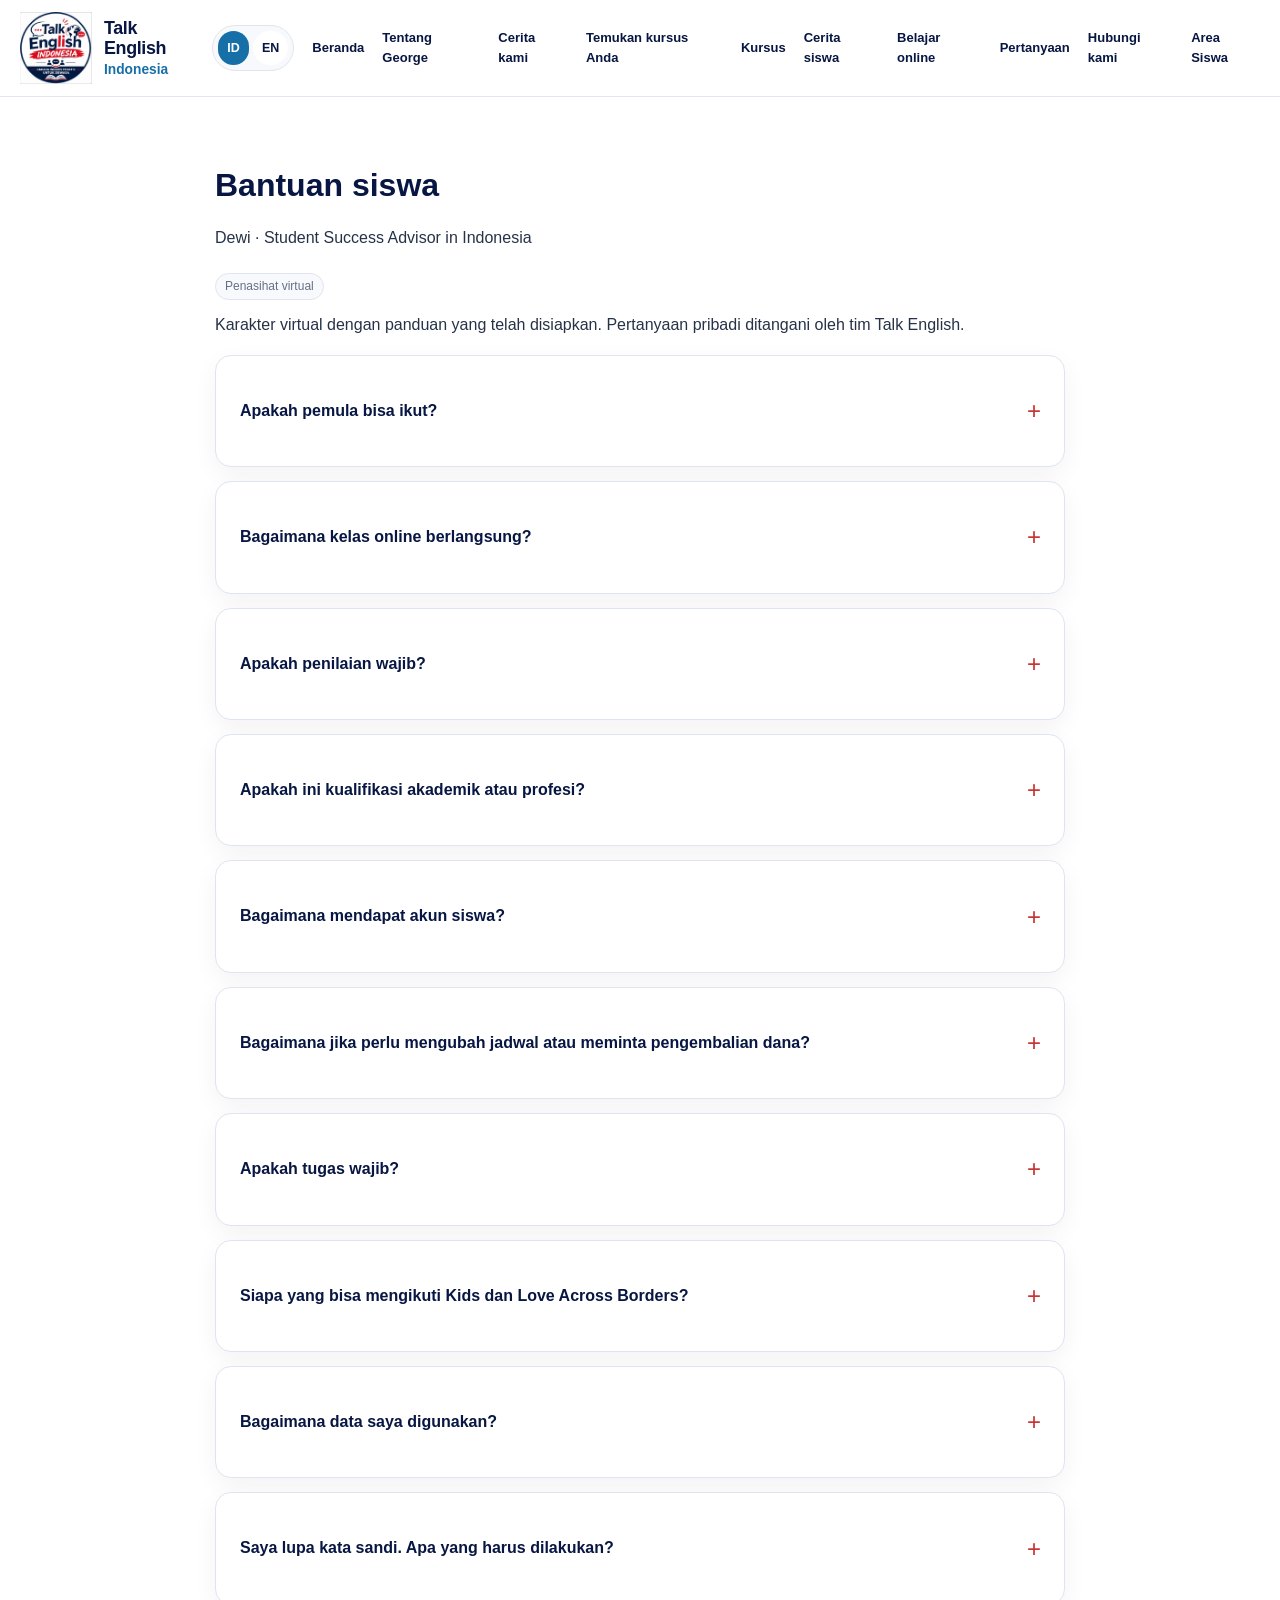
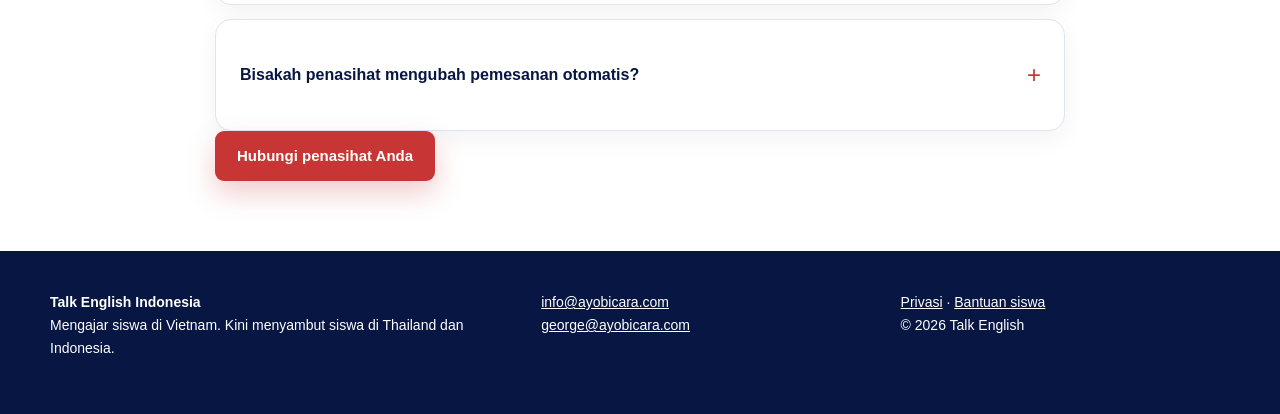
<file: help/index.html>
<!doctype html><html lang="id"><head><meta charset="utf-8"><meta name="viewport" content="width=device-width,initial-scale=1"><title>Bantuan siswa | Talk English Indonesia</title><meta name="description" content="Bahasa Inggris praktis untuk orang dewasa yang ingin lebih percaya diri di tempat kerja dan kehidupan sehari-hari."><link rel="canonical" href="https://ayobicara.com/help/index.html"><meta property="og:url" content="https://ayobicara.com/help/index.html"><meta property="og:type" content="website"><meta property="og:title" content="Bantuan siswa | Talk English Indonesia"><meta property="og:description" content="Bahasa Inggris praktis untuk orang dewasa yang ingin lebih percaya diri di tempat kerja dan kehidupan sehari-hari."><meta property="og:locale" content="id_ID"><meta property="og:image" content="https://ayobicara.com/images/country-logo.png"><meta name="twitter:card" content="summary"><meta name="theme-color" content="#071642"><meta name="color-scheme" content="light"><script type="application/ld+json">{"@context": "https://schema.org", "@type": "EducationalOrganization", "name": "Talk English Indonesia", "url": "https://ayobicara.com/", "email": "info@ayobicara.com", "description": "Bahasa Inggris praktis untuk orang dewasa yang ingin lebih percaya diri di tempat kerja dan kehidupan sehari-hari."}</script><link rel="stylesheet" href="../css/style.css?v=20261023-parity-v1"><link rel="stylesheet" href="../css/country.css?v=20261023-parity-v1"></head><body data-page-title="help"><a class="skip-link" href="#main-content"><span data-i18n="skip" >Langsung ke konten utama</span></a><header class="site-header"><div class="header-container"><a class="brand" href="../index.html"><img src="../images/country-logo.png" alt="Talk English Indonesia" class="site-logo" width="72" height="72"><span class="brand-copy"><strong>Talk English</strong><small>Indonesia</small></span></a><div class="header-tools"><div class="language-switch" aria-label="Language"><button type="button" class="language-button" data-language="id" aria-pressed="true">ID</button><button type="button" class="language-button" data-language="en" aria-pressed="false">EN</button></div><button type="button" class="menu-toggle" aria-controls="main-navigation" aria-expanded="false"><span data-i18n="menu" >Menu</span></button></div><nav class="main-navigation" id="main-navigation" aria-label="Main navigation"><a href="../index.html#top"><span data-i18n="home" >Beranda</span></a><a href="../index.html#george"><span data-i18n="about" >Tentang George</span></a><a href="../index.html#story"><span data-i18n="story" >Cerita kami</span></a><a href="../index.html#self-assessment"><span data-i18n="find" >Temukan kursus Anda</span></a><a href="../index.html#courses"><span data-i18n="courses" >Kursus</span></a><a href="../index.html#student-stories"><span data-i18n="learners" >Cerita siswa</span></a><a href="../index.html#online"><span data-i18n="online" >Belajar online</span></a><a href="../index.html#faq"><span data-i18n="faq" >Pertanyaan</span></a><a href="../index.html#contact"><span data-i18n="contact" >Hubungi kami</span></a><a href="../student/"><span data-i18n="login" >Area Siswa</span></a></nav></div></header><main class="section container narrow" id="main-content"><h1 data-i18n="help" >Bantuan siswa</h1><p>Dewi · Student Success Advisor in Indonesia</p><p data-i18n="virtual" class="virtual-label">Penasihat virtual</p><p data-i18n="advisorDisclosure" >Karakter virtual dengan panduan yang telah disiapkan. Pertanyaan pribadi ditangani oleh tim Talk English.</p><div class="faq-list"><details><summary><span data-i18n="faq1" >Apakah pemula bisa ikut?</span></summary><p data-i18n="faq1a" >Ya. Kita mulai dengan kata berguna, kalimat sederhana, dan latihan berbicara yang sabar. Tidak perlu tata bahasa sempurna.</p></details><details><summary><span data-i18n="faq2" >Bagaimana kelas online berlangsung?</span></summary><p data-i18n="faq2a" >Kelas langsung memakai Microsoft Teams. Anda perlu internet, mikrofon, headphone atau speaker, dan tempat tenang. Konfirmasi tanggal, zona waktu, dan tautan sebelum kelas.</p></details><details><summary><span data-i18n="faq3" >Apakah penilaian wajib?</span></summary><p data-i18n="faq3a" >Tidak. Anda dapat meminta percobaan tanpa penilaian. Jawaban yang selesai membantu persiapan dan dikirim hanya saat Anda mengirim atau membagikan permintaan.</p></details><details><summary><span data-i18n="faq4" >Apakah ini kualifikasi akademik atau profesi?</span></summary><p data-i18n="faq4a" >Bukan. Ini kursus bahasa Inggris dasar dan praktis. Tidak menyertifikasi kompetensi kerja atau menggantikan pelatihan profesi.</p></details><details><summary><span data-i18n="faq5" >Bagaimana mendapat akun siswa?</span></summary><p data-i18n="faq5a" >Akun diatur secara pribadi setelah pendaftaran dikonfirmasi. Pertanyaan percobaan tidak membuat akun. Gunakan akun sendiri dan jangan bagikan kata sandi.</p></details><details><summary><span data-i18n="faq6" >Bagaimana jika perlu mengubah jadwal atau meminta pengembalian dana?</span></summary><p data-i18n="faq6a" >Hubungi dukungan sedini mungkin. Berlaku ketersediaan dan ketentuan tertulis sebelum pembayaran. Tanggal pengganti belum pasti sampai disepakati tertulis.</p></details><details><summary><span data-i18n="faq7" >Apakah tugas wajib?</span></summary><p data-i18n="faq7a" >Tidak. Latihan di luar kelas opsional. Mintalah dukungan yang sesuai waktu dan kepercayaan diri Anda.</p></details><details><summary><span data-i18n="faq8" >Siapa yang bisa mengikuti Kids dan Love Across Borders?</span></summary><p data-i18n="faq8a" >Kids untuk usia 4-12 dengan pendaftaran oleh orang tua atau wali. Love Across Borders hanya untuk dewasa 18+, berfokus pada komunikasi saling menghormati dan keselamatan.</p></details><details><summary><span data-i18n="faq9" >Bagaimana data saya digunakan?</span></summary><p data-i18n="faq9a" >Kami memakai data pertanyaan untuk menghubungi Anda tentang permintaan, kursus, dan jadwal. Kami tidak menjual data pribadi Anda. Lihat halaman privasi untuk penyedia layanan dan kontak.</p></details><details><summary><span data-i18n="faq10" >Saya lupa kata sandi. Apa yang harus dilakukan?</span></summary><p data-i18n="faq10a" >Hubungi dukungan melalui kontak terdaftar Anda. Identitas harus diperiksa sebelum akses diatur ulang. Jangan kirim kata sandi lama.</p></details><details><summary><span data-i18n="faq11" >Bisakah penasihat mengubah pemesanan otomatis?</span></summary><p data-i18n="faq11a" >Penasihat virtual menyediakan panduan yang telah disiapkan. Permintaan pemesanan, akun, dan pembayaran memerlukan jawaban tim Talk English.</p></details></div><a class="button button-primary" href="https://wa.me/16475512695?text=%5BIndonesia%20Advisor%20-%20Dewi%5D%20Student%20Success%20Advisor%20in%20Indonesia%0ASource%3A%20https%3A//ayobicara.com/%0AHelp%20page%20enquiry" ><span data-i18n="contactAdvisor" >Hubungi penasihat Anda</span></a></main><footer class="site-footer"><div class="container footer-grid"><div><strong>Talk English Indonesia</strong><p><span data-i18n="expansion" >Mengajar siswa di Vietnam. Kini menyambut siswa di Thailand dan Indonesia.</span></p></div><div><a href="mailto:info@ayobicara.com">info@ayobicara.com</a><br><a href="mailto:george@ayobicara.com">george@ayobicara.com</a></div><div><a href="../privacy.html"><span data-i18n="privacy" >Privasi</span></a> · <a href="../help/"><span data-i18n="help" >Bantuan siswa</span></a><p>© 2026 Talk English</p></div></div></footer><script src="../js/site-data.js?v=20261023-parity-v1"></script><script src="../js/site.js?v=20261023-parity-v1" defer></script></body></html>
</file>
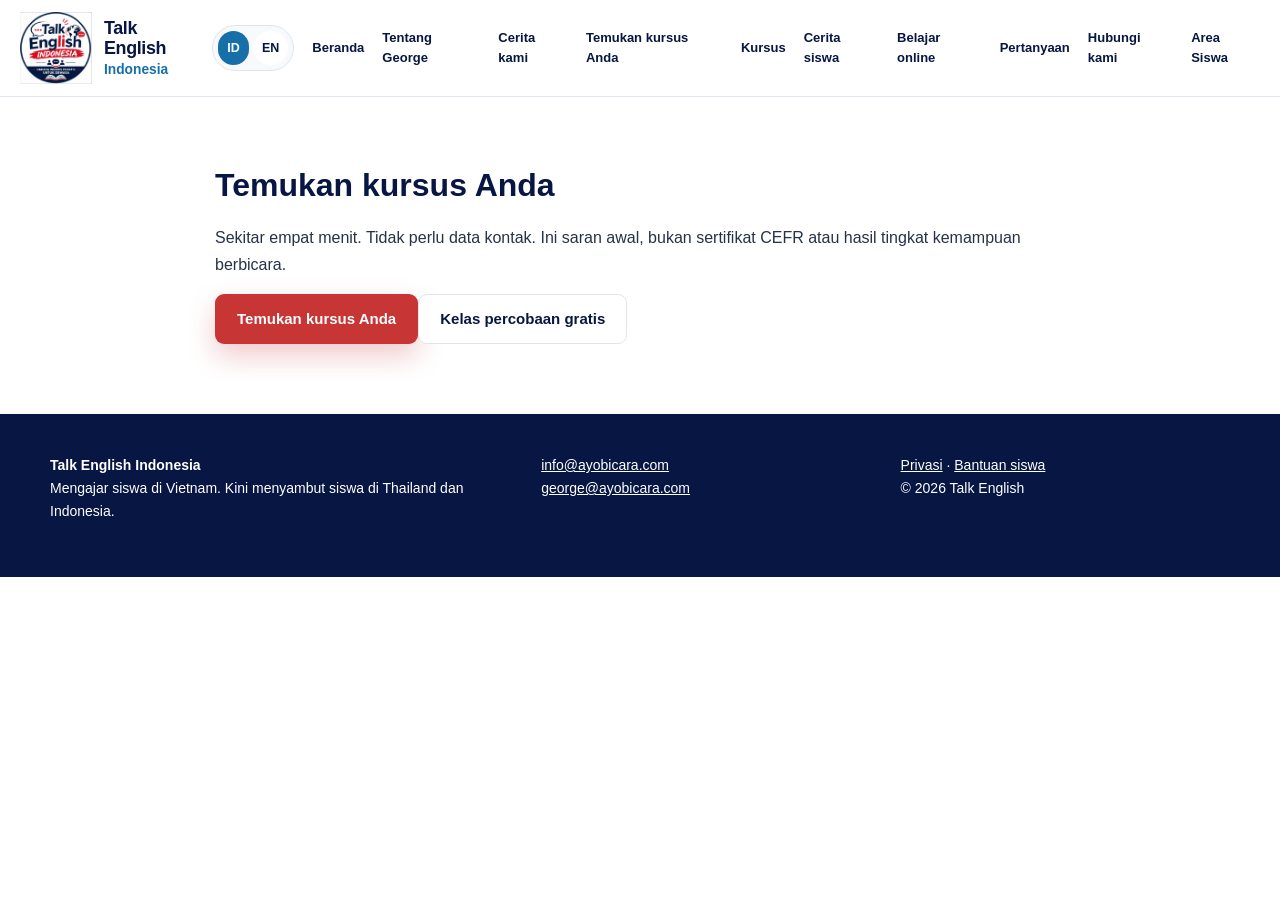
<file: start/index.html>
<!doctype html><html lang="id"><head><meta charset="utf-8"><meta name="viewport" content="width=device-width,initial-scale=1"><title>Temukan kursus Anda | Talk English Indonesia</title><meta name="description" content="Bahasa Inggris praktis untuk orang dewasa yang ingin lebih percaya diri di tempat kerja dan kehidupan sehari-hari."><link rel="canonical" href="https://ayobicara.com/start/index.html"><meta property="og:url" content="https://ayobicara.com/start/index.html"><meta property="og:type" content="website"><meta property="og:title" content="Temukan kursus Anda | Talk English Indonesia"><meta property="og:description" content="Bahasa Inggris praktis untuk orang dewasa yang ingin lebih percaya diri di tempat kerja dan kehidupan sehari-hari."><meta property="og:locale" content="id_ID"><meta property="og:image" content="https://ayobicara.com/images/country-logo.png"><meta name="twitter:card" content="summary"><meta name="theme-color" content="#071642"><meta name="color-scheme" content="light"><script type="application/ld+json">{"@context": "https://schema.org", "@type": "EducationalOrganization", "name": "Talk English Indonesia", "url": "https://ayobicara.com/", "email": "info@ayobicara.com", "description": "Bahasa Inggris praktis untuk orang dewasa yang ingin lebih percaya diri di tempat kerja dan kehidupan sehari-hari."}</script><link rel="stylesheet" href="../css/style.css?v=20261023-parity-v1"><link rel="stylesheet" href="../css/country.css?v=20261023-parity-v1"></head><body data-page-title="find"><a class="skip-link" href="#main-content"><span data-i18n="skip" >Langsung ke konten utama</span></a><header class="site-header"><div class="header-container"><a class="brand" href="../index.html"><img src="../images/country-logo.png" alt="Talk English Indonesia" class="site-logo" width="72" height="72"><span class="brand-copy"><strong>Talk English</strong><small>Indonesia</small></span></a><div class="header-tools"><div class="language-switch" aria-label="Language"><button type="button" class="language-button" data-language="id" aria-pressed="true">ID</button><button type="button" class="language-button" data-language="en" aria-pressed="false">EN</button></div><button type="button" class="menu-toggle" aria-controls="main-navigation" aria-expanded="false"><span data-i18n="menu" >Menu</span></button></div><nav class="main-navigation" id="main-navigation" aria-label="Main navigation"><a href="../index.html#top"><span data-i18n="home" >Beranda</span></a><a href="../index.html#george"><span data-i18n="about" >Tentang George</span></a><a href="../index.html#story"><span data-i18n="story" >Cerita kami</span></a><a href="../index.html#self-assessment"><span data-i18n="find" >Temukan kursus Anda</span></a><a href="../index.html#courses"><span data-i18n="courses" >Kursus</span></a><a href="../index.html#student-stories"><span data-i18n="learners" >Cerita siswa</span></a><a href="../index.html#online"><span data-i18n="online" >Belajar online</span></a><a href="../index.html#faq"><span data-i18n="faq" >Pertanyaan</span></a><a href="../index.html#contact"><span data-i18n="contact" >Hubungi kami</span></a><a href="../student/"><span data-i18n="login" >Area Siswa</span></a></nav></div></header><main class="section container narrow" id="main-content"><h1 data-i18n="find" >Temukan kursus Anda</h1><p data-i18n="assessmentIntro" >Sekitar empat menit. Tidak perlu data kontak. Ini saran awal, bukan sertifikat CEFR atau hasil tingkat kemampuan berbicara.</p><a class="button button-primary" href="../index.html#self-assessment" ><span data-i18n="find" >Temukan kursus Anda</span></a><a class="button button-secondary" href="../index.html#trial-form" ><span data-i18n="trial" >Kelas percobaan gratis</span></a></main><footer class="site-footer"><div class="container footer-grid"><div><strong>Talk English Indonesia</strong><p><span data-i18n="expansion" >Mengajar siswa di Vietnam. Kini menyambut siswa di Thailand dan Indonesia.</span></p></div><div><a href="mailto:info@ayobicara.com">info@ayobicara.com</a><br><a href="mailto:george@ayobicara.com">george@ayobicara.com</a></div><div><a href="../privacy.html"><span data-i18n="privacy" >Privasi</span></a> · <a href="../help/"><span data-i18n="help" >Bantuan siswa</span></a><p>© 2026 Talk English</p></div></div></footer><script src="../js/site-data.js?v=20261023-parity-v1"></script><script src="../js/site.js?v=20261023-parity-v1" defer></script></body></html>
</file>
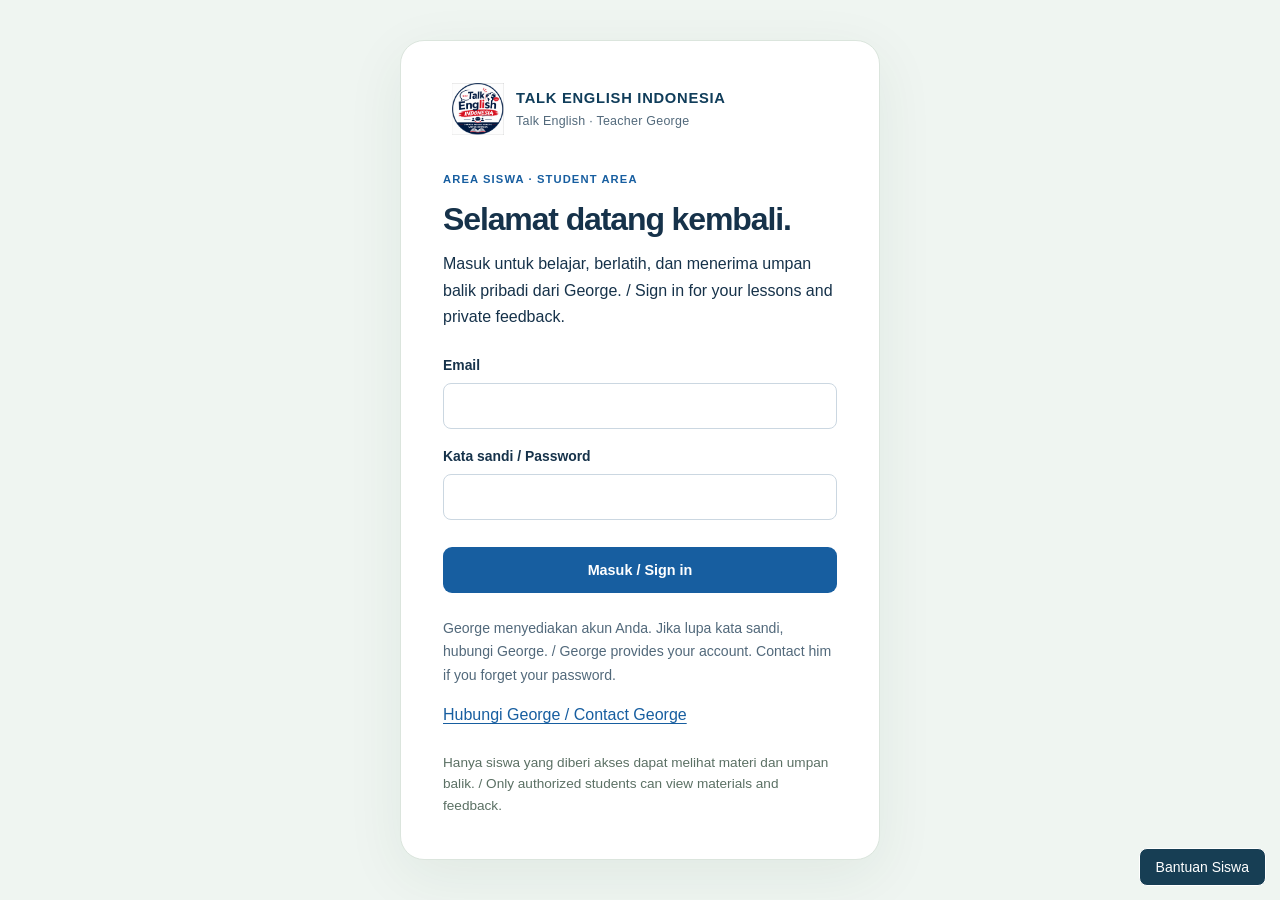
<file: student/index.html>
<!doctype html>
<html lang="id"><head><meta charset="UTF-8"/><meta name="viewport" content="width=device-width,initial-scale=1"/><meta name="robots" content="noindex,nofollow"/><title>Talk English Indonesia · Area Siswa</title><link rel="icon" href="../images/country-logo.png"/>  <script type="module" crossorigin src="./assets/index-contact-f282a588aa76.js"></script>
  <link rel="stylesheet" crossorigin href="./assets/index-BkeIZcTj.css">
<style>.brand-mark{font-size:0!important;background:transparent url(../images/country-logo.png) center/contain no-repeat!important;width:52px!important;height:52px!important;flex:0 0 52px!important;border-radius:0!important}</style></head><body><div id="root"></div><a href="../help/" style="position:fixed;bottom:14px;right:14px;z-index:50;background:#173e54;color:white;padding:10px 16px;border:1px solid white;border-radius:8px;font:14px Tahoma,sans-serif;text-decoration:none">Bantuan Siswa</a></body></html>
</file>
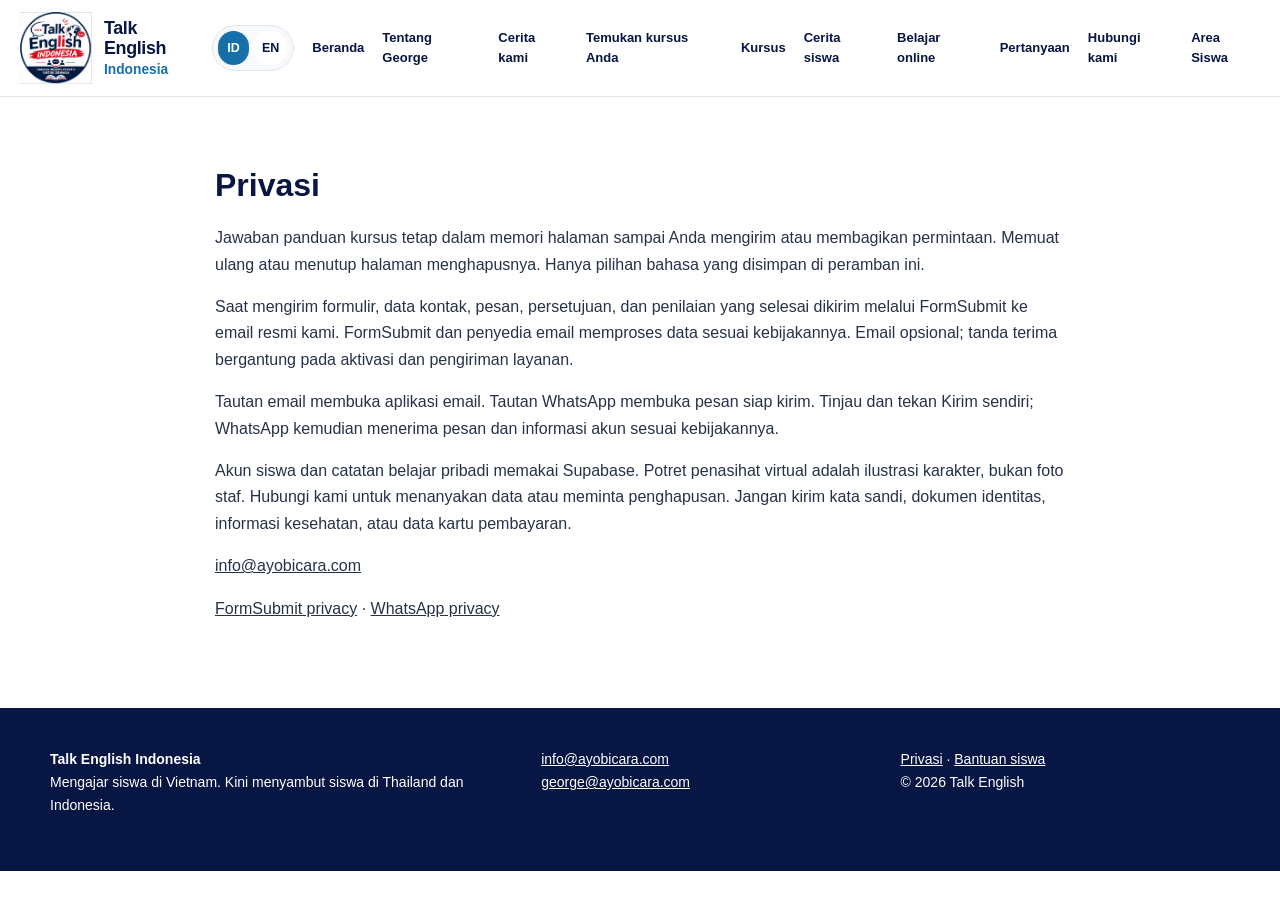
<file: privacy.html>
<!doctype html><html lang="id"><head><meta charset="utf-8"><meta name="viewport" content="width=device-width,initial-scale=1"><title>Privasi | Talk English Indonesia</title><meta name="description" content="Bahasa Inggris praktis untuk orang dewasa yang ingin lebih percaya diri di tempat kerja dan kehidupan sehari-hari."><link rel="canonical" href="https://ayobicara.com/privacy.html"><meta property="og:url" content="https://ayobicara.com/privacy.html"><meta property="og:type" content="website"><meta property="og:title" content="Privasi | Talk English Indonesia"><meta property="og:description" content="Bahasa Inggris praktis untuk orang dewasa yang ingin lebih percaya diri di tempat kerja dan kehidupan sehari-hari."><meta property="og:locale" content="id_ID"><meta property="og:image" content="https://ayobicara.com/images/country-logo.png"><meta name="twitter:card" content="summary"><meta name="theme-color" content="#071642"><meta name="color-scheme" content="light"><script type="application/ld+json">{"@context": "https://schema.org", "@type": "EducationalOrganization", "name": "Talk English Indonesia", "url": "https://ayobicara.com/", "email": "info@ayobicara.com", "description": "Bahasa Inggris praktis untuk orang dewasa yang ingin lebih percaya diri di tempat kerja dan kehidupan sehari-hari."}</script><link rel="stylesheet" href="css/style.css?v=20261023-parity-v1"><link rel="stylesheet" href="css/country.css?v=20261023-parity-v1"></head><body data-page-title="privacy"><a class="skip-link" href="#main-content"><span data-i18n="skip" >Langsung ke konten utama</span></a><header class="site-header"><div class="header-container"><a class="brand" href="index.html"><img src="images/country-logo.png" alt="Talk English Indonesia" class="site-logo" width="72" height="72"><span class="brand-copy"><strong>Talk English</strong><small>Indonesia</small></span></a><div class="header-tools"><div class="language-switch" aria-label="Language"><button type="button" class="language-button" data-language="id" aria-pressed="true">ID</button><button type="button" class="language-button" data-language="en" aria-pressed="false">EN</button></div><button type="button" class="menu-toggle" aria-controls="main-navigation" aria-expanded="false"><span data-i18n="menu" >Menu</span></button></div><nav class="main-navigation" id="main-navigation" aria-label="Main navigation"><a href="index.html#top"><span data-i18n="home" >Beranda</span></a><a href="index.html#george"><span data-i18n="about" >Tentang George</span></a><a href="index.html#story"><span data-i18n="story" >Cerita kami</span></a><a href="index.html#self-assessment"><span data-i18n="find" >Temukan kursus Anda</span></a><a href="index.html#courses"><span data-i18n="courses" >Kursus</span></a><a href="index.html#student-stories"><span data-i18n="learners" >Cerita siswa</span></a><a href="index.html#online"><span data-i18n="online" >Belajar online</span></a><a href="index.html#faq"><span data-i18n="faq" >Pertanyaan</span></a><a href="index.html#contact"><span data-i18n="contact" >Hubungi kami</span></a><a href="student/"><span data-i18n="login" >Area Siswa</span></a></nav></div></header><main class="section container narrow" id="main-content"><h1 data-i18n="privacy" >Privasi</h1><p data-i18n="privacy1" >Jawaban panduan kursus tetap dalam memori halaman sampai Anda mengirim atau membagikan permintaan. Memuat ulang atau menutup halaman menghapusnya. Hanya pilihan bahasa yang disimpan di peramban ini.</p><p data-i18n="privacy2" >Saat mengirim formulir, data kontak, pesan, persetujuan, dan penilaian yang selesai dikirim melalui FormSubmit ke email resmi kami. FormSubmit dan penyedia email memproses data sesuai kebijakannya. Email opsional; tanda terima bergantung pada aktivasi dan pengiriman layanan.</p><p data-i18n="privacy3" >Tautan email membuka aplikasi email. Tautan WhatsApp membuka pesan siap kirim. Tinjau dan tekan Kirim sendiri; WhatsApp kemudian menerima pesan dan informasi akun sesuai kebijakannya.</p><p data-i18n="privacy4" >Akun siswa dan catatan belajar pribadi memakai Supabase. Potret penasihat virtual adalah ilustrasi karakter, bukan foto staf. Hubungi kami untuk menanyakan data atau meminta penghapusan. Jangan kirim kata sandi, dokumen identitas, informasi kesehatan, atau data kartu pembayaran.</p><p><a href="mailto:info@ayobicara.com">info@ayobicara.com</a></p><p><a href="https://formsubmit.co/privacy.pdf">FormSubmit privacy</a> · <a href="https://www.whatsapp.com/legal/privacy-policy">WhatsApp privacy</a></p></main><footer class="site-footer"><div class="container footer-grid"><div><strong>Talk English Indonesia</strong><p><span data-i18n="expansion" >Mengajar siswa di Vietnam. Kini menyambut siswa di Thailand dan Indonesia.</span></p></div><div><a href="mailto:info@ayobicara.com">info@ayobicara.com</a><br><a href="mailto:george@ayobicara.com">george@ayobicara.com</a></div><div><a href="privacy.html"><span data-i18n="privacy" >Privasi</span></a> · <a href="help/"><span data-i18n="help" >Bantuan siswa</span></a><p>© 2026 Talk English</p></div></div></footer><script src="js/site-data.js?v=20261023-parity-v1"></script><script src="js/site.js?v=20261023-parity-v1" defer></script></body></html>
</file>
<file: css/style.css>
/* =========================================================
   TALK ENGLISH – NÓI LÀ ĐƯỢC
   VERSION 4.0
   ========================================================= */

:root {
    --navy: #071642;
    --navy-soft: #102a5f;
    --blue: #176fa8;
    --blue-light: #eaf5fb;
    --red: #c73535;
    --red-dark: #9f2424;
    --yellow: #f4d83d;
    --white: #ffffff;
    --off-white: #f7f9fc;
    --text: #263247;
    --muted: #667085;
    --border: #dfe5ee;
    --shadow: 0 18px 50px rgba(7, 22, 66, 0.12);
    --radius: 22px;
    --max-width: 1180px;
}

* {
    box-sizing: border-box;
}

html {
    scroll-behavior: smooth;
}

body {
    margin: 0;
    font-family: Arial, Helvetica, sans-serif;
    color: var(--text);
    background: var(--white);
    line-height: 1.65;
}

img {
    display: block;
    max-width: 100%;
}

a {
    color: inherit;
}

button,
a {
    -webkit-tap-highlight-color: transparent;
}

section[id] {
    scroll-margin-top: 96px;
}

/* HEADER */

.site-header {
    position: sticky;
    top: 0;
    z-index: 1000;
    background: rgba(255, 255, 255, 0.96);
    border-bottom: 1px solid rgba(223, 229, 238, 0.9);
    backdrop-filter: blur(12px);
}

.header-container {
    width: min(calc(100% - 40px), var(--max-width));
    min-height: 82px;
    margin: 0 auto;
    display: flex;
    align-items: center;
    justify-content: space-between;
    gap: 30px;
}

.brand {
    display: inline-flex;
    align-items: center;
    gap: 12px;
    text-decoration: none;
    min-width: 0;
}

.site-logo {
    width: 72px;
    height: 72px;
    object-fit: contain;
    border-radius: 0;
    flex: 0 0 auto;
}

.brand-copy {
    display: flex;
    flex-direction: column;
    line-height: 1.12;
}

.brand-copy strong {
    color: var(--navy);
    font-size: 1.12rem;
    letter-spacing: -0.02em;
}

.brand-copy small {
    margin-top: 4px;
    color: var(--blue);
    font-size: 0.86rem;
    font-weight: 700;
}

.main-navigation {
    display: flex;
    align-items: center;
    gap: 24px;
}

.main-navigation a {
    text-decoration: none;
    color: var(--navy);
    font-size: 0.92rem;
    font-weight: 700;
    transition: color 0.2s ease;
}

.main-navigation a:hover {
    color: var(--red);
}

.main-navigation .nav-cta {
    padding: 11px 18px;
    color: var(--white);
    background: var(--red);
    border-radius: 999px;
    box-shadow: 0 9px 22px rgba(199, 53, 53, 0.22);
}

.main-navigation .nav-cta:hover {
    color: var(--white);
    background: var(--red-dark);
}

.menu-toggle {
    display: none;
    width: 44px;
    height: 44px;
    border: 0;
    border-radius: 12px;
    background: var(--off-white);
    cursor: pointer;
}

.menu-toggle span {
    display: block;
    width: 22px;
    height: 2px;
    margin: 5px auto;
    background: var(--navy);
}

/* COMMON */

.section {
    padding: 100px 20px;
}

.section-heading {
    max-width: 730px;
    margin: 0 auto 50px;
    text-align: center;
}

.section-label {
    margin: 0 0 14px;
    color: var(--red);
    font-size: 0.78rem;
    font-weight: 800;
    letter-spacing: 0.14em;
    text-transform: uppercase;
}

.section-label-light {
    color: #f9e56d;
}

h1,
h2,
h3,
p {
    margin-top: 0;
}

h1,
h2,
h3 {
    color: var(--navy);
    line-height: 1.15;
}

h2 {
    margin-bottom: 22px;
    font-size: clamp(2rem, 4vw, 3.35rem);
    letter-spacing: -0.04em;
}

h3 {
    font-size: 1.32rem;
}

.lead {
    font-size: 1.16rem;
    color: #38465d;
}

.button {
    display: inline-flex;
    min-height: 52px;
    align-items: center;
    justify-content: center;
    padding: 13px 24px;
    border: 2px solid transparent;
    border-radius: 999px;
    text-decoration: none;
    font-weight: 800;
    line-height: 1.2;
    transition:
        transform 0.2s ease,
        background 0.2s ease,
        box-shadow 0.2s ease;
}

.button:hover {
    transform: translateY(-2px);
}

.button-primary {
    color: var(--white);
    background: var(--red);
    box-shadow: 0 12px 28px rgba(199, 53, 53, 0.26);
}

.button-primary:hover {
    background: var(--red-dark);
}

.button-light {
    color: var(--navy);
    background: var(--white);
    box-shadow: 0 12px 30px rgba(7, 22, 66, 0.16);
}

.full-button {
    width: 100%;
}

/* HERO */

.hero {
    position: relative;
    min-height: 680px;
    display: flex;
    align-items: center;
    overflow: hidden;
    background:
        linear-gradient(90deg, rgba(247, 251, 255, 0.98) 0%, rgba(247, 251, 255, 0.93) 38%, rgba(247, 251, 255, 0.18) 68%),
        url("../images/talk-english-team-banner.jpeg") center / cover no-repeat;
}

.hero-overlay {
    position: absolute;
    inset: 0;
    background:
        linear-gradient(180deg, rgba(7, 22, 66, 0.02), rgba(7, 22, 66, 0.08));
}

.hero-content {
    position: relative;
    z-index: 1;
    width: min(calc(100% - 40px), var(--max-width));
    margin: 0 auto;
    padding: 95px 0;
}

.eyebrow {
    margin-bottom: 20px;
    color: var(--red);
    font-size: 0.86rem;
    font-weight: 800;
    letter-spacing: 0.1em;
    text-transform: uppercase;
}

.hero h1 {
    max-width: 700px;
    margin-bottom: 22px;
    font-size: clamp(3.4rem, 7vw, 6.4rem);
    letter-spacing: -0.065em;
}

.hero h1 span {
    color: var(--blue);
}

.hero-intro {
    max-width: 590px;
    margin-bottom: 31px;
    color: #33435b;
    font-size: 1.18rem;
}

.hero-actions {
    display: flex;
    flex-wrap: wrap;
    gap: 14px;
    margin-bottom: 34px;
}

.hero-points {
    display: flex;
    flex-wrap: wrap;
    gap: 14px 25px;
    color: var(--navy);
    font-size: 0.93rem;
    font-weight: 700;
}

/* TRUST STRIP */

.trust-strip {
    width: min(calc(100% - 40px), var(--max-width));
    margin: -40px auto 0;
    position: relative;
    z-index: 4;
    display: grid;
    grid-template-columns: repeat(3, 1fr);
    background: var(--white);
    border: 1px solid var(--border);
    border-radius: var(--radius);
    box-shadow: var(--shadow);
    overflow: hidden;
}

.trust-strip div {
    min-height: 115px;
    display: flex;
    align-items: center;
    gap: 18px;
    padding: 25px 28px;
}

.trust-strip div + div {
    border-left: 1px solid var(--border);
}

.trust-strip strong {
    color: var(--red);
    font-size: 1.55rem;
}

.trust-strip span {
    color: var(--navy);
    font-weight: 800;
}

/* INTRO */

.intro-section {
    padding-top: 120px;
}

.narrow-copy {
    max-width: 820px;
    margin: 0 auto;
    text-align: center;
}

.narrow-copy p:last-child {
    margin-bottom: 0;
}

/* ABOUT */

.about-section {
    background: var(--off-white);
}

.section-grid {
    width: min(100%, var(--max-width));
    margin: 0 auto;
    display: grid;
    grid-template-columns: 0.9fr 1.1fr;
    gap: 75px;
    align-items: center;
}

.portrait-frame {
    position: relative;
    min-height: 560px;
    border-radius: 28px;
    overflow: hidden;
    background: #dce9f4;
    box-shadow: var(--shadow);
}

.george-photo {
    width: 100%;
    height: 100%;
    min-height: 560px;
    object-fit: cover;
    object-position: center top;
}

.portrait-badge {
    position: absolute;
    left: 24px;
    right: 24px;
    bottom: 24px;
    padding: 18px 20px;
    color: var(--white);
    background: rgba(7, 22, 66, 0.9);
    border-radius: 17px;
    backdrop-filter: blur(8px);
}

.portrait-badge strong,
.portrait-badge span {
    display: block;
}

.portrait-badge span {
    margin-top: 4px;
    color: #dbe8f8;
    font-size: 0.88rem;
}

.about-copy blockquote {
    margin: 30px 0;
    padding: 23px 25px;
    color: var(--navy);
    background: var(--white);
    border-left: 5px solid var(--red);
    border-radius: 0 16px 16px 0;
    box-shadow: 0 12px 34px rgba(7, 22, 66, 0.08);
    font-size: 1.08rem;
    font-weight: 700;
}

.feature-list {
    display: grid;
    grid-template-columns: repeat(3, 1fr);
    gap: 12px;
}

.feature-list div {
    padding: 17px;
    background: var(--white);
    border: 1px solid var(--border);
    border-radius: 14px;
}

.feature-list strong,
.feature-list span {
    display: block;
}

.feature-list strong {
    margin-bottom: 5px;
    color: var(--blue);
}

.feature-list span {
    color: var(--muted);
    font-size: 0.84rem;
}

/* WHY */

.card-grid {
    width: min(100%, var(--max-width));
    margin: 0 auto;
    display: grid;
    grid-template-columns: repeat(4, 1fr);
    gap: 20px;
}

.info-card {
    position: relative;
    min-height: 290px;
    padding: 32px 27px;
    border: 1px solid var(--border);
    border-radius: 20px;
    background: var(--white);
    box-shadow: 0 12px 35px rgba(7, 22, 66, 0.06);
    overflow: hidden;
    transition:
        transform 0.2s ease,
        box-shadow 0.2s ease;
}

.info-card:hover {
    transform: translateY(-5px);
    box-shadow: var(--shadow);
}

.info-card::before {
    content: "";
    position: absolute;
    top: 0;
    left: 0;
    width: 100%;
    height: 5px;
    background: var(--blue);
}

.card-number {
    display: inline-block;
    margin-bottom: 38px;
    color: var(--red);
    font-size: 0.9rem;
    font-weight: 900;
}

.info-card p {
    margin-bottom: 0;
    color: var(--muted);
}

/* COURSES */

.courses-section {
    background: var(--navy);
}

.courses-section .section-heading h2,
.courses-section .section-heading p:not(.section-label) {
    color: var(--white);
}

.courses-section .section-heading p:not(.section-label) {
    color: #d5dfef;
}

.course-grid {
    width: min(100%, var(--max-width));
    margin: 0 auto;
    display: grid;
    grid-template-columns: repeat(4, 1fr);
    gap: 20px;
}

.course-card {
    position: relative;
    padding: 31px 25px;
    background: var(--white);
    border-radius: 20px;
    box-shadow: 0 16px 40px rgba(0, 0, 0, 0.15);
}

.course-level {
    display: inline-block;
    margin-bottom: 24px;
    padding: 6px 11px;
    color: var(--blue);
    background: var(--blue-light);
    border-radius: 999px;
    font-size: 0.78rem;
    font-weight: 900;
}

.popular-label {
    position: absolute;
    top: 24px;
    right: 22px;
    color: var(--red);
    font-size: 0.75rem;
    font-weight: 900;
    text-transform: uppercase;
}

.featured-course {
    transform: translateY(-14px);
    border: 3px solid var(--yellow);
}

.course-vietnamese {
    min-height: 52px;
    color: var(--blue);
    font-weight: 800;
}

.course-card ul {
    min-height: 150px;
    padding-left: 20px;
    color: var(--muted);
}

.course-card li {
    margin-bottom: 9px;
}

.course-card a {
    color: var(--red);
    font-weight: 900;
    text-decoration: none;
}

/* ONLINE */

.online-section {
    width: min(calc(100% - 40px), var(--max-width));
    margin: 0 auto;
    display: grid;
    grid-template-columns: 0.95fr 1.05fr;
    gap: 70px;
    align-items: center;
}

.online-image {
    border-radius: 26px;
    overflow: hidden;
    box-shadow: var(--shadow);
}

.online-image img {
    width: 100%;
    min-height: 620px;
    object-fit: cover;
}

.steps {
    padding: 0;
    margin: 35px 0;
    list-style: none;
}

.steps li {
    display: grid;
    grid-template-columns: 46px 1fr;
    gap: 17px;
    margin-bottom: 24px;
}

.steps li > span {
    width: 43px;
    height: 43px;
    display: flex;
    align-items: center;
    justify-content: center;
    color: var(--white);
    background: var(--blue);
    border-radius: 50%;
    font-weight: 900;
}

.steps strong {
    color: var(--navy);
    font-size: 1.03rem;
}

.steps p {
    margin: 4px 0 0;
    color: var(--muted);
}

/* PHILOSOPHY */

.philosophy-section {
    min-height: 520px;
    display: flex;
    align-items: center;
    background:
        linear-gradient(90deg, rgba(7, 22, 66, 0.94), rgba(7, 22, 66, 0.68)),
        url("../images/talk-english-promo-banner.jpeg") center / cover no-repeat;
}

.philosophy-content {
    width: min(calc(100% - 40px), var(--max-width));
    margin: 0 auto;
}

.philosophy-content h2 {
    max-width: 760px;
    color: var(--white);
    font-size: clamp(3rem, 6vw, 5.8rem);
}

.philosophy-content > p:last-child {
    color: #dce9f6;
    font-size: 1.3rem;
}

/* CONTACT */

.contact-section {
    background: linear-gradient(180deg, #f7f9fc 0%, #eef4f9 100%);
}

.contact-grid {
    width: min(100%, 1080px);
    margin: 0 auto;
    display: grid;
    grid-template-columns: repeat(2, minmax(0, 1fr));
    gap: 28px;
    align-items: stretch;
}

.contact-card {
    display: flex;
    flex-direction: column;
    padding: 28px;
    background: var(--white);
    border: 1px solid rgba(223, 229, 238, 0.95);
    border-radius: 26px;
    box-shadow: 0 18px 48px rgba(7, 22, 66, 0.10);
    overflow: hidden;
}

.contact-profile {
    display: grid;
    grid-template-columns: 118px 1fr;
    gap: 22px;
    align-items: center;
    padding-bottom: 24px;
    border-bottom: 1px solid var(--border);
}

.contact-photo {
    width: 118px;
    height: 138px;
    object-fit: cover;
    object-position: center top;
    border-radius: 20px;
    box-shadow: 0 10px 28px rgba(7, 22, 66, 0.15);
}

.contact-profile-copy h3 {
    margin: 0 0 10px;
    font-size: 1.45rem;
}

.contact-profile-copy p {
    margin: 0;
    color: var(--muted);
    font-size: 0.92rem;
    line-height: 1.55;
}

.contact-role {
    display: inline-block;
    margin-bottom: 10px;
    padding: 6px 10px;
    color: var(--blue);
    background: var(--blue-light);
    border-radius: 999px;
    font-size: 0.70rem;
    font-weight: 900;
    letter-spacing: 0.04em;
    text-transform: uppercase;
}

.teacher-card .contact-role {
    color: var(--red-dark);
    background: #fff0f0;
}

.contact-services {
    display: flex;
    flex-wrap: wrap;
    gap: 8px;
    margin: 22px 0;
}

.contact-services span {
    padding: 7px 10px;
    color: var(--navy);
    background: var(--off-white);
    border: 1px solid var(--border);
    border-radius: 999px;
    font-size: 0.77rem;
    font-weight: 700;
}

.contact-action-box {
    margin-top: auto;
    padding: 20px;
    display: grid;
    grid-template-columns: 1fr 150px;
    gap: 20px;
    align-items: center;
    background: linear-gradient(135deg, #f8fbfe, #eef5fb);
    border: 1px solid #d9e5f0;
    border-radius: 20px;
}

.zalo-direct-button {
    width: fit-content;
    margin-top: 12px;
    font-size: 0.88rem;
}

.qr-copy strong {
    display: block;
    margin-bottom: 8px;
    color: var(--navy);
    font-size: 1.04rem;
}

.qr-copy p {
    margin: 0;
    color: var(--muted);
    font-size: 0.86rem;
    line-height: 1.5;
}

.zalo-qr {
    width: 150px;
    height: 150px;
    margin: 0;
    padding: 7px;
    object-fit: contain;
    background: var(--white);
    border: 1px solid var(--border);
    border-radius: 15px;
    box-shadow: 0 8px 22px rgba(7, 22, 66, 0.09);
}

.teacher-email-action {
    margin: 0 0 18px;
}

.teacher-card .full-button {
    width: 100%;
    margin: 0;
}

.teacher-card .contact-action-box {
    margin-top: auto;
}

.temporary-email-note {
    margin: 10px 0 0;
    color: var(--muted);
    font-size: 0.76rem;
    text-align: center;
}

@media (max-width: 900px) {
    .contact-grid {
        grid-template-columns: 1fr;
        max-width: 680px;
    }
}

@media (max-width: 560px) {
    .contact-card {
        padding: 20px;
    }

    .contact-profile {
        grid-template-columns: 88px 1fr;
        gap: 16px;
    }

    .contact-photo {
        width: 88px;
        height: 108px;
        border-radius: 16px;
    }

    .contact-profile-copy h3 {
        font-size: 1.18rem;
    }

    .contact-action-box {
        grid-template-columns: 1fr;
        text-align: center;
    }

    .zalo-qr {
        width: min(100%, 190px);
        height: auto;
        aspect-ratio: 1 / 1;
        margin: 0 auto;
    }
}

/* FINAL CTA */

.final-cta {
    width: min(calc(100% - 40px), var(--max-width));
    margin: 0 auto 90px;
    padding: 55px 58px;
    display: flex;
    align-items: center;
    justify-content: space-between;
    gap: 35px;
    background: linear-gradient(135deg, var(--blue), var(--navy));
    border-radius: 28px;
    box-shadow: var(--shadow);
}

.final-cta h2 {
    margin: 0;
    color: var(--white);
    font-size: clamp(2rem, 4vw, 3.55rem);
}

/* FOOTER */

.site-footer {
    padding: 58px 20px 30px;
    color: #d7e1ef;
    background: #050f2c;
}

.footer-container {
    width: min(100%, var(--max-width));
    margin: 0 auto;
}

.footer-brand {
    display: flex;
    align-items: center;
    gap: 15px;
}

.footer-logo {
    width: 52px;
    height: 52px;
    object-fit: cover;
    border-radius: 50%;
}

.footer-brand strong {
    color: var(--white);
    font-size: 1.05rem;
}

.footer-brand p {
    margin: 4px 0 0;
    font-size: 0.86rem;
}

.footer-links {
    display: flex;
    flex-wrap: wrap;
    gap: 22px;
    margin: 35px 0;
}

.footer-links a {
    color: var(--white);
    text-decoration: none;
    font-size: 0.9rem;
    font-weight: 700;
}

.copyright {
    margin: 0;
    padding-top: 25px;
    border-top: 1px solid rgba(255, 255, 255, 0.13);
    color: #9dabc0;
    font-size: 0.84rem;
}



/* LANGUAGE SWITCHER */

.language-switcher {
    display: inline-flex;
    align-items: center;
    justify-content: center;
    gap: 5px;
    margin-left: auto;
    padding: 7px 10px;
    background: var(--off-white);
    border: 1px solid var(--border);
    border-radius: 999px;
    color: var(--muted);
    flex: 0 0 auto;
}

.language-button {
    min-width: 31px;
    padding: 4px 6px;
    border: 0;
    border-radius: 999px;
    color: var(--muted);
    background: transparent;
    font: inherit;
    font-size: 0.78rem;
    font-weight: 900;
    cursor: pointer;
}

.language-button:hover {
    color: var(--red);
}

.language-button.is-active {
    color: var(--white);
    background: var(--blue);
}

@media (max-width: 1020px) {
    .language-switcher {
        margin-left: auto;
        margin-right: 4px;
    }
}

@media (max-width: 430px) {
    .language-switcher {
        padding: 5px 7px;
    }

    .language-button {
        min-width: 27px;
        font-size: 0.72rem;
    }
}

/* RESPONSIVE */

@media (max-width: 1020px) {
    .menu-toggle {
        display: block;
    }

    .main-navigation {
        position: absolute;
        top: 82px;
        left: 20px;
        right: 20px;
        display: none;
        flex-direction: column;
        align-items: stretch;
        gap: 0;
        padding: 12px;
        background: var(--white);
        border: 1px solid var(--border);
        border-radius: 18px;
        box-shadow: var(--shadow);
    }

    .main-navigation.is-open {
        display: flex;
    }

    .main-navigation a {
        padding: 13px 14px;
        border-radius: 10px;
    }

    .main-navigation .nav-cta {
        margin-top: 6px;
        text-align: center;
    }

    .card-grid,
    .course-grid {
        grid-template-columns: repeat(2, 1fr);
    }

    .featured-course {
        transform: none;
    }

    .section-grid,
    .online-section {
        grid-template-columns: 1fr;
    }

    .portrait-frame {
        max-width: 650px;
        margin: 0 auto;
    }

    .online-image img {
        min-height: 500px;
    }
}

@media (max-width: 760px) {
    .header-container {
        width: min(calc(100% - 28px), var(--max-width));
        min-height: 72px;
    }

    .site-logo {
        width: 62px;
        height: 62px;
    }

    .brand-copy strong {
        font-size: 0.98rem;
    }

    .brand-copy small {
        font-size: 0.75rem;
    }

    .main-navigation {
        top: 72px;
        left: 14px;
        right: 14px;
    }

    .hero {
        min-height: 760px;
        align-items: flex-end;
        background:
            linear-gradient(180deg, rgba(247, 251, 255, 0.35) 0%, rgba(247, 251, 255, 0.95) 48%, #f7fbff 76%),
            url("../images/talk-english-team-banner.jpeg") 63% center / cover no-repeat;
    }

    .hero-content {
        padding: 300px 0 75px;
    }

    .hero h1 {
        font-size: clamp(3rem, 16vw, 4.5rem);
    }

    .hero-actions {
        flex-direction: column;
        align-items: stretch;
    }

    .hero-actions .button {
        width: 100%;
    }

    .trust-strip {
        margin-top: 0;
        grid-template-columns: 1fr;
        border-radius: 0;
        width: 100%;
    }

    .trust-strip div {
        min-height: auto;
    }

    .trust-strip div + div {
        border-left: 0;
        border-top: 1px solid var(--border);
    }

    .section {
        padding: 78px 18px;
    }

    .intro-section {
        padding-top: 82px;
    }

    .section-grid,
    .online-section {
        gap: 43px;
    }

    .portrait-frame,
    .george-photo {
        min-height: 450px;
    }

    .feature-list {
        grid-template-columns: 1fr;
    }

    .card-grid,
    .course-grid,
    .contact-grid {
        grid-template-columns: 1fr;
    }

    .course-card ul {
        min-height: 0;
    }

    .online-section {
        width: min(calc(100% - 36px), var(--max-width));
        padding-left: 0;
        padding-right: 0;
    }

    .online-image img {
        min-height: 400px;
    }

    .contact-card {
        padding: 28px 22px;
    }

    .final-cta {
        width: min(calc(100% - 36px), var(--max-width));
        margin-bottom: 65px;
        padding: 40px 25px;
        flex-direction: column;
        align-items: flex-start;
    }

    .final-cta .button {
        width: 100%;
    }
}

@media (max-width: 430px) {
    .brand-copy {
        display: none;
    }

    .hero-points {
        flex-direction: column;
        gap: 8px;
    }

    .section-heading {
        margin-bottom: 38px;
    }

    h2 {
        font-size: 2.15rem;
    }
}




@media (max-width: 900px) {
    .qr-panel { grid-template-columns: 150px 1fr; }
    .zalo-qr { width: 150px; height: 150px; }
}

@media (max-width: 760px) {
    .contact-grid { grid-template-columns: 1fr; }
    .qr-panel { grid-template-columns: 160px 1fr; }
    .zalo-qr { width: 160px; height: 160px; }
}

@media (max-width: 480px) {
    .contact-card { padding: 24px 20px; }
    .qr-panel { grid-template-columns: 1fr; text-align: center; }
    .zalo-qr { width: 190px; height: 190px; margin: 0 auto; }
}


/* =========================================================
   PHASE 1 – STORY, TEAM, PROGRESS, FAQ, ENQUIRY
   ========================================================= */

.founder-story-section {
    background: linear-gradient(180deg, #ffffff, #f7f9fc);
}

.founder-story-grid {
    width: min(100%, var(--max-width));
    margin: 0 auto;
    display: grid;
    grid-template-columns: 1.15fr 0.85fr;
    gap: 70px;
    align-items: start;
}

.founder-story-copy {
    max-width: 720px;
}

.story-highlight {
    margin-top: 30px;
    padding: 24px 26px;
    color: var(--navy);
    background: var(--blue-light);
    border-left: 5px solid var(--blue);
    border-radius: 0 18px 18px 0;
    font-weight: 800;
}

.founder-values {
    display: grid;
    gap: 18px;
}

.founder-values article {
    padding: 28px;
    background: var(--white);
    border: 1px solid var(--border);
    border-radius: 20px;
    box-shadow: 0 12px 35px rgba(7, 22, 66, 0.07);
}

.founder-values span {
    display: inline-flex;
    margin-bottom: 18px;
    color: var(--red);
    font-weight: 900;
}

.founder-values h3 {
    margin-bottom: 10px;
}

.founder-values p {
    margin-bottom: 0;
    color: var(--muted);
}

.team-section {
    background: var(--white);
}

.team-grid {
    width: min(100%, 1020px);
    margin: 0 auto;
    display: grid;
    grid-template-columns: repeat(2, 1fr);
    gap: 28px;
}

.team-card {
    overflow: hidden;
    background: var(--white);
    border: 1px solid var(--border);
    border-radius: 24px;
    box-shadow: var(--shadow);
}

.team-photo {
    width: 100%;
    height: 360px;
    object-fit: cover;
    object-position: center top;
}

.team-card-copy {
    padding: 30px;
}

.team-role {
    display: inline-block;
    margin-bottom: 13px;
    color: var(--blue);
    font-size: 0.78rem;
    font-weight: 900;
    letter-spacing: 0.05em;
    text-transform: uppercase;
}

.team-card-copy p {
    color: var(--muted);
}

.language-tags {
    display: flex;
    flex-wrap: wrap;
    gap: 8px;
}

.language-tags span {
    padding: 7px 11px;
    color: var(--navy);
    background: var(--off-white);
    border: 1px solid var(--border);
    border-radius: 999px;
    font-size: 0.78rem;
    font-weight: 800;
}

.language-tags strong {
    align-self: center;
    color: var(--muted);
    font-size: 0.82rem;
}

.schedule-section {
    background: var(--off-white);
}

.schedule-grid {
    width: min(100%, 850px);
    margin: 0 auto;
    display: grid;
    grid-template-columns: repeat(2, minmax(0, 1fr));
    gap: 22px;
}

.schedule-card {
    padding: 30px;
    background: var(--white);
    border: 1px solid var(--border);
    border-radius: 20px;
    box-shadow: 0 12px 30px rgba(7, 22, 66, 0.07);
}

.schedule-card > span {
    color: var(--red);
    font-weight: 900;
    letter-spacing: 0.12em;
}

.schedule-card h3 { margin: 10px 0 6px; }
.schedule-card strong { color: var(--blue); font-size: 1.35rem; }
.schedule-card p { color: var(--muted); }
.schedule-note { width: min(100%, 850px); margin: 18px auto 0; color: var(--muted); text-align: center; }

@media (max-width: 700px) {
    .schedule-grid { grid-template-columns: 1fr; }
}

.progress-section {
    background: var(--white);
}

.progress-grid {
    width: min(100%, var(--max-width));
    margin: 0 auto;
    display: grid;
    grid-template-columns: repeat(3, 1fr);
    gap: 22px;
}

.progress-card {
    padding: 32px 28px;
    background: var(--off-white);
    border: 1px solid var(--border);
    border-radius: 20px;
}

.progress-icon {
    display: inline-flex;
    width: 46px;
    height: 46px;
    align-items: center;
    justify-content: center;
    margin-bottom: 22px;
    color: var(--white);
    background: var(--blue);
    border-radius: 50%;
    font-weight: 900;
}

.progress-card p {
    margin-bottom: 0;
    color: var(--muted);
}

.faq-section {
    background: var(--off-white);
}

.faq-list {
    width: min(100%, 860px);
    margin: 0 auto;
    display: grid;
    gap: 14px;
}

.faq-list details {
    background: var(--white);
    border: 1px solid var(--border);
    border-radius: 16px;
    box-shadow: 0 8px 25px rgba(7, 22, 66, 0.05);
}

.faq-list summary {
    position: relative;
    padding: 22px 58px 22px 24px;
    color: var(--navy);
    cursor: pointer;
    font-weight: 850;
    list-style: none;
}

.faq-list summary::-webkit-details-marker {
    display: none;
}

.faq-list summary::after {
    content: "+";
    position: absolute;
    top: 50%;
    right: 23px;
    transform: translateY(-50%);
    color: var(--red);
    font-size: 1.5rem;
    font-weight: 500;
}

.faq-list details[open] summary::after {
    content: "–";
}

.faq-list details p {
    margin: 0;
    padding: 0 24px 23px;
    color: var(--muted);
}

.enquiry-panel {
    width: min(100%, 960px);
    margin: 34px auto 0;
    padding: 38px;
    display: grid;
    grid-template-columns: 0.75fr 1.25fr;
    gap: 42px;
    background: var(--navy);
    border-radius: 24px;
    box-shadow: var(--shadow);
}

.enquiry-copy h3,
.enquiry-copy p:not(.section-label) {
    color: var(--white);
}

.enquiry-copy p:not(.section-label) {
    color: #d6e0ef;
}

.enquiry-form {
    display: grid;
    grid-template-columns: 1fr 1fr;
    gap: 18px;
}

.enquiry-form label {
    display: grid;
    gap: 7px;
    color: var(--white);
    font-size: 0.86rem;
    font-weight: 800;
}

.enquiry-form input,
.enquiry-form select,
.enquiry-form textarea {
    width: 100%;
    min-height: 48px;
    padding: 12px 14px;
    color: var(--text);
    background: var(--white);
    border: 1px solid transparent;
    border-radius: 11px;
    font: inherit;
}

.enquiry-form textarea {
    resize: vertical;
}

.enquiry-form input:focus,
.enquiry-form select:focus,
.enquiry-form textarea:focus {
    outline: 3px solid rgba(244, 216, 61, 0.35);
    border-color: var(--yellow);
}

.form-full {
    grid-column: 1 / -1;
}

.form-note {
    margin: -5px 0 0;
    color: #b9c7da;
    font-size: 0.78rem;
    font-weight: 400;
}

@media (max-width: 1020px) {
    .founder-story-grid,
    .enquiry-panel {
        grid-template-columns: 1fr;
    }

    .founder-story-grid {
        gap: 42px;
    }
}

@media (max-width: 760px) {
    .team-grid,
    .progress-grid {
        grid-template-columns: 1fr;
    }

    .team-photo {
        height: 320px;
    }

    .enquiry-panel {
        padding: 28px 22px;
    }

    .enquiry-form {
        grid-template-columns: 1fr;
    }

    .form-full {
        grid-column: auto;
    }
}


/* TRIAL FORM ANCHOR */

#trial-form {
    scroll-margin-top: 110px;
}

.contact-tag-link {
    display: inline-flex;
    padding: 8px 11px;
    color: var(--navy);
    background: var(--off-white);
    border: 1px solid var(--border);
    border-radius: 999px;
    font-size: 0.82rem;
    font-weight: 700;
    text-decoration: none;
    transition:
        color 0.2s ease,
        border-color 0.2s ease,
        background 0.2s ease;
}

.contact-tag-link:hover {
    color: var(--white);
    background: var(--red);
    border-color: var(--red);
}


/* REGISTRATION EMAIL ACTIONS */
.form-actions {
    display: grid;
    grid-template-columns: 1fr 1fr;
    gap: 12px;
}

.button-secondary {
    color: var(--navy);
    background: var(--white);
    border-color: var(--white);
    cursor: pointer;
}

.button-secondary:hover {
    color: var(--navy);
    background: var(--blue-light);
}

.form-status {
    min-height: 24px;
    margin: -4px 0 0;
    color: #f9e56d;
    font-size: 0.86rem;
    font-weight: 700;
}

@media (max-width: 620px) {
    .form-actions {
        grid-template-columns: 1fr;
    }
}

/* Launch-week registration improvements */
.form-trust-points {
    display: flex;
    flex-wrap: wrap;
    gap: 0.65rem 1rem;
    margin-top: 1rem;
}

.form-trust-points span {
    font-size: 0.92rem;
    font-weight: 700;
}

.form-honeypot {
    position: absolute !important;
    left: -10000px !important;
    width: 1px !important;
    height: 1px !important;
    overflow: hidden !important;
}

.consent-row {
    display: flex !important;
    align-items: flex-start;
    gap: 0.75rem;
    padding: 0.9rem 1rem;
    border: 1px solid rgba(20, 65, 77, 0.18);
    border-radius: 12px;
    background: rgba(255, 255, 255, 0.68);
}

.consent-row input {
    width: 1.1rem !important;
    height: 1.1rem;
    margin-top: 0.18rem;
    flex: 0 0 auto;
}

.consent-row span {
    font-size: 0.9rem;
    line-height: 1.5;
}

.form-actions .button-secondary {
    color: var(--white);
    border: 1px solid currentColor;
    background: transparent;
}

.form-actions .button-secondary:hover {
    color: var(--navy);
    background: var(--white);
}

#registration-email {
    grid-column: 1 / -1;
}

#registration-submit:disabled {
    opacity: 0.7;
    cursor: wait;
}

.form-status[data-state="success"] {
    padding: 0.9rem 1rem;
    border-radius: 10px;
    background: rgba(26, 127, 74, 0.12);
    font-weight: 700;
}

.form-status[data-state="error"] {
    padding: 0.9rem 1rem;
    border-radius: 10px;
    background: rgba(170, 45, 45, 0.12);
    font-weight: 700;
}

.footer-details {
    display: flex;
    flex-direction: column;
    gap: 0.25rem;
    font-size: 0.9rem;
    opacity: 0.86;
}


/* VERSION 1 FINAL POLISH */
.footer-details {
    display: grid;
    gap: 8px;
    margin: 0 0 28px;
    color: #b9c6d8;
    font-size: 0.9rem;
}

.footer-email {
    width: fit-content;
    color: #ffffff;
    font-weight: 800;
    text-decoration-thickness: 1px;
    text-underline-offset: 3px;
}

.footer-email:hover,
.footer-email:focus-visible {
    color: #ffd77a;
}

.form-status[data-state="sending"] { color: #fff3a6; }
.admin-card:target, #contact:target .admin-card {
    outline: 3px solid rgba(0, 104, 181, 0.18);
    outline-offset: 4px;
}

@media (max-width: 760px) {
    .final-cta {
        width: min(calc(100% - 24px), var(--max-width));
        margin-bottom: 55px;
        padding: 34px 24px;
        flex-direction: column;
        align-items: flex-start;
    }

    .final-cta .button { width: 100%; text-align: center; }
    .footer-links { gap: 14px 20px; }
    .form-actions { grid-template-columns: 1fr; }
}

/* Matching QR contact panels for An and Teacher George. */
.george-contact-box {
  min-height: 190px;
  align-items: center;
}


/* VERSION 2.0 ADDITIONS — PRICING & REAL STUDENT STORIES */
.pricing-section { background: #f7f9fc; }
.pricing-grid { display: grid; grid-template-columns: repeat(4, minmax(0,1fr)); gap: 22px; margin-top: 42px; }
.price-card { position: relative; display: flex; flex-direction: column; min-height: 100%; padding: 30px 26px; background: var(--white); border: 1px solid var(--border); border-radius: 20px; box-shadow: 0 14px 35px rgba(13,39,73,.08); }
.price-card.featured-price { border: 2px solid var(--red); transform: translateY(-8px); }
.price-card-trial { background: linear-gradient(145deg, #fff, #eef7ff); }
.price-badge { align-self: flex-start; margin-bottom: 18px; padding: 7px 11px; border-radius: 999px; color: var(--red); background: rgba(206,38,38,.09); font-size: .75rem; font-weight: 800; text-transform: uppercase; letter-spacing: .06em; }
.price-card h3 { margin: 0 0 14px; color: var(--navy); font-size: 1.25rem; }
.price-amount { margin: 0 0 8px; color: var(--navy); }
.price-amount strong { font-size: clamp(1.55rem,2vw,2.05rem); }
.price-amount span { font-size: .88rem; color: var(--text-soft); }
.price-detail { min-height: 44px; color: var(--text-soft); font-weight: 700; }
.price-card ul { margin: 18px 0 26px; padding-left: 20px; color: var(--text); }
.price-card li { margin: 9px 0; }
.price-card .button { margin-top: auto; text-align: center; }
.pricing-note { max-width: 820px; margin: 26px auto 0; text-align: center; color: var(--text-soft); font-size: .88rem; }

.stories-section { background: var(--off-white); }
.stories-lead { max-width: 840px; margin: 0 auto 36px; padding: 18px 22px; border-left: 4px solid var(--red); background: var(--white); color: var(--navy); font-weight: 700; text-align: center; box-shadow: 0 10px 28px rgba(13,39,73,.06); }
.stories-grid { display: grid; grid-template-columns: repeat(5,minmax(0,1fr)); gap: 18px; }
.story-card { overflow: hidden; background: var(--white); border: 1px solid var(--border); border-radius: 18px; box-shadow: 0 14px 34px rgba(13,39,73,.08); transition: transform .2s ease, box-shadow .2s ease; }
.story-card:hover { transform: translateY(-4px); box-shadow: 0 18px 40px rgba(13,39,73,.13); }
.story-card picture, .story-card img { display: block; width: 100%; }
.story-card img { aspect-ratio: 4/5; object-fit: cover; object-position: center top; }
.story-card-body { padding: 22px 18px 20px; }
.story-role { display: block; min-height: 42px; color: var(--red); font-size: .72rem; font-weight: 800; line-height: 1.4; text-transform: uppercase; letter-spacing: .035em; }
.story-card h3 { margin: 8px 0 2px; color: var(--navy); font-size: 1.45rem; }
.story-location { margin: 0 0 16px; color: var(--text-soft); font-size: .78rem; }
.story-card blockquote { margin: 0 0 18px; padding: 0; border: 0; color: var(--navy); font-size: .98rem; font-weight: 700; line-height: 1.55; }
.story-card details { border-top: 1px solid var(--border); padding-top: 14px; }
.story-card summary { color: var(--red); cursor: pointer; font-size: .84rem; font-weight: 800; }
.story-card details p { margin: 12px 0 0; color: var(--text-soft); font-size: .88rem; line-height: 1.65; }
.stories-cta { display: flex; align-items: center; justify-content: space-between; gap: 24px; margin-top: 34px; padding: 28px 30px; color: var(--white); background: var(--navy); border-radius: 18px; }
.stories-cta h3 { margin: 0 0 6px; font-size: 1.45rem; }
.stories-cta p { margin: 0; color: #d7e1ee; }
.stories-cta .button { flex: 0 0 auto; text-align: center; }

@media (max-width: 1180px) {
  .pricing-grid { grid-template-columns: repeat(2,minmax(0,1fr)); }
  .stories-grid { grid-template-columns: repeat(3,minmax(0,1fr)); }
}
@media (max-width: 760px) {
  .pricing-grid, .stories-grid { grid-template-columns: 1fr; }
  .price-card.featured-price { transform: none; }
  .story-card { display: grid; grid-template-columns: 120px 1fr; }
  .story-card picture { min-height: 100%; }
  .story-card img { height: 100%; aspect-ratio: auto; object-position: center top; }
  .story-card-body { padding: 18px 16px; }
  .story-role { min-height: 0; }
  .stories-cta { align-items: stretch; flex-direction: column; }
  .stories-cta .button { width: 100%; }
}
@media (max-width: 470px) {
  .story-card { grid-template-columns: 1fr; }
  .story-card img { aspect-ratio: 4/5; height: auto; }
}

/* PHASE 1 FINAL POLISH */
.story-card picture {
  aspect-ratio: 4 / 5;
  overflow: hidden;
  background: #e9ecef;
}
.story-card img {
  width: 100%;
  height: 100%;
  aspect-ratio: auto;
  object-fit: cover;
  object-position: 50% 50%;
}
.story-card h3 { font-size: 1.6rem; }
.story-role { font-size: .69rem; color: #b82424; }
@media (max-width: 760px) {
  .story-card picture { aspect-ratio: 4 / 5; }
  .story-card img { height: 100%; }
}


/* PHASE 1 POLISH — HOMEPAGE, FOUNDER & PRICING */
.hero-content { max-width: 760px; }
.hero h1 { max-width: 760px; font-size: clamp(3rem, 6.4vw, 5.9rem); }
.hero-intro { max-width: 660px; font-size: 1.22rem; line-height: 1.75; }
.hero-points span { padding: 9px 13px; background: rgba(255,255,255,.72); border: 1px solid rgba(7,22,66,.09); border-radius: 999px; backdrop-filter: blur(5px); }
.button-outline { color: var(--navy); background: transparent; border: 1px solid var(--navy); }
.button-outline:hover { color: var(--white); background: var(--navy); }
.founder-values { grid-template-columns: repeat(2,minmax(0,1fr)); }
.founder-values article { min-height: 205px; }
.founder-values span { font-size: 1.65rem; }
.pricing-section .section-heading { max-width: 850px; margin-inline: auto; }
.price-card { padding: 34px 28px; }
.price-card h3 { font-size: 1.4rem; }
.price-card .button { width: 100%; }
.pricing-includes { max-width: 1080px; margin: 38px auto 0; padding: 28px 30px; background: var(--white); border: 1px solid var(--border); border-radius: 20px; box-shadow: 0 12px 32px rgba(13,39,73,.07); text-align: center; }
.pricing-includes h3 { margin-bottom: 20px; color: var(--navy); }
.pricing-includes ul { display: flex; flex-wrap: wrap; justify-content: center; gap: 12px 22px; margin: 0; padding: 0; list-style: none; color: var(--navy); font-weight: 700; }
.academy-signature { max-width: 900px; margin: 42px auto; padding: 0 22px; color: var(--navy); font-family: Georgia, 'Times New Roman', serif; font-size: clamp(1.25rem,2.5vw,1.8rem); font-style: italic; line-height: 1.55; text-align: center; }
@media (max-width: 820px) {
  .founder-values { grid-template-columns: 1fr; }
  .founder-values article { min-height: auto; }
  .pricing-includes ul { display: grid; gap: 10px; text-align: left; }
}


/* Phase 1.1 — interactive team profiles and balanced contact actions */
.profile-photo-button,
.contact-photo-button {
    position: relative;
    display: block;
    padding: 0;
    border: 0;
    background: transparent;
    border-radius: 18px;
    overflow: hidden;
    cursor: pointer;
    flex: 0 0 auto;
}
.profile-photo-button { width: 100%; }
.contact-photo-button { width: 118px; }
.profile-photo-button img,
.contact-photo-button img {
    display: block;
    transition: transform .25s ease, filter .25s ease;
}
.profile-photo-button:hover img,
.contact-photo-button:hover img,
.profile-photo-button:focus-visible img,
.contact-photo-button:focus-visible img { transform: scale(1.03); filter: brightness(.88); }
.photo-overlay {
    position: absolute;
    inset: auto 8px 8px;
    padding: 8px 10px;
    border-radius: 999px;
    background: rgba(3, 27, 76, .88);
    color: #fff;
    font-weight: 800;
    font-size: .78rem;
    text-align: center;
    opacity: 0;
    transform: translateY(6px);
    transition: opacity .25s ease, transform .25s ease;
}
.profile-photo-button:hover .photo-overlay,
.contact-photo-button:hover .photo-overlay,
.profile-photo-button:focus-visible .photo-overlay,
.contact-photo-button:focus-visible .photo-overlay { opacity: 1; transform: translateY(0); }
.profile-photo-button:focus-visible,
.contact-photo-button:focus-visible { outline: 3px solid #cf3434; outline-offset: 3px; }
.an-email-action { margin-top: 18px; }

.profile-modal {
    position: fixed;
    inset: 0;
    z-index: 2000;
    display: none;
    align-items: center;
    justify-content: center;
    padding: 24px;
}
.profile-modal.is-open { display: flex; }
.profile-modal-backdrop { position: absolute; inset: 0; background: rgba(3, 16, 42, .72); backdrop-filter: blur(4px); }
.profile-modal-panel {
    position: relative;
    z-index: 1;
    display: grid;
    grid-template-columns: minmax(220px, 34%) 1fr;
    width: min(850px, 100%);
    max-height: min(760px, calc(100vh - 48px));
    overflow: auto;
    background: #fff;
    border-radius: 28px;
    box-shadow: 0 28px 90px rgba(0,0,0,.32);
}
.profile-modal-photo { width: 100%; height: 100%; min-height: 480px; object-fit: cover; object-position: center top; }
.profile-modal-content { padding: 42px; }
.profile-modal-content h2 { margin: 10px 0 16px; color: #071c4b; font-size: clamp(2rem, 4vw, 3rem); }
.profile-modal-content h3 { margin-top: 24px; color: #071c4b; }
.profile-modal-content ul { padding-left: 22px; line-height: 1.8; }
.profile-welcome { margin-top: 22px; padding: 18px; border-left: 4px solid #cf3434; background: #f5f8fc; font-weight: 700; }
.profile-modal-actions { display: flex; flex-wrap: wrap; gap: 12px; margin-top: 26px; }
.profile-modal-close {
    position: absolute;
    top: 14px;
    right: 14px;
    z-index: 2;
    width: 42px;
    height: 42px;
    border: 0;
    border-radius: 50%;
    background: #fff;
    color: #071c4b;
    box-shadow: 0 5px 20px rgba(0,0,0,.2);
    font-size: 1.8rem;
    line-height: 1;
    cursor: pointer;
}
body.modal-open { overflow: hidden; }
@media (max-width: 720px) {
    .profile-modal { padding: 12px; }
    .profile-modal-panel { grid-template-columns: 1fr; max-height: calc(100vh - 24px); border-radius: 22px; }
    .profile-modal-photo { min-height: 0; height: 300px; }
    .profile-modal-content { padding: 28px 22px 30px; }
    .profile-modal-actions { flex-direction: column; }
    .profile-modal-actions .button { width: 100%; text-align: center; }
    .photo-overlay { opacity: 1; transform: none; font-size: .72rem; }
}

/* v1.2 Launch Candidate — aligned Meet Our Team contact cards */
.contact-grid {
    align-items: stretch;
}

.contact-card {
    display: grid;
    grid-template-rows: minmax(190px, auto) minmax(52px, auto) minmax(92px, auto) 1fr;
    height: 100%;
}

.contact-profile {
    min-height: 190px;
    align-items: start;
}

.contact-photo-button {
    align-self: start;
}

.contact-profile-copy {
    display: flex;
    min-width: 0;
    height: 100%;
    flex-direction: column;
    align-items: flex-start;
}

.contact-profile-copy h3 {
    min-height: 2.9em;
    display: flex;
    align-items: center;
}

.contact-profile-copy p {
    margin-top: auto;
}

.contact-services {
    min-height: 52px;
    align-content: flex-start;
    margin: 22px 0 18px;
}

.teacher-email-action,
.an-email-action {
    display: flex;
    min-height: 92px;
    margin: 0 0 18px;
    flex-direction: column;
    justify-content: flex-start;
}

.teacher-email-action .full-button,
.an-email-action .full-button {
    width: 100%;
    margin: 0;
    text-align: center;
}

.contact-action-box,
.teacher-card .contact-action-box,
.admin-card .contact-action-box {
    width: 100%;
    min-height: 204px;
    margin-top: 0;
    align-self: end;
}

.contact-action-box .qr-copy {
    align-self: center;
}

@media (max-width: 900px) {
    .contact-card {
        grid-template-rows: auto auto auto auto;
    }

    .contact-profile,
    .contact-profile-copy h3,
    .contact-services,
    .teacher-email-action,
    .an-email-action,
    .contact-action-box {
        min-height: 0;
    }
}

@media (max-width: 560px) {
    .contact-profile-copy h3 {
        display: block;
    }
}

/* ==========================================================
   v1.3 Launch polish: accessibility, responsive rhythm, focus
   ========================================================== */
.skip-link {
    position: fixed;
    top: 12px;
    left: 12px;
    z-index: 9999;
    transform: translateY(-160%);
    padding: 12px 18px;
    border-radius: 10px;
    background: #ffffff;
    color: #7f1024;
    font-weight: 800;
    box-shadow: 0 10px 30px rgba(0,0,0,.18);
    transition: transform .2s ease;
}

.skip-link:focus {
    transform: translateY(0);
}

:where(a, button, input, select, textarea, summary):focus-visible {
    outline: 3px solid currentColor;
    outline-offset: 4px;
}

section[id], main[id], #trial-form {
    scroll-margin-top: 110px;
}

.team-card,
.contact-card,
.story-card,
.course-card,
.pricing-card {
    transition: transform .22s ease, box-shadow .22s ease;
}

@media (hover: hover) and (pointer: fine) {
    .team-card:hover,
    .contact-card:hover,
    .story-card:hover,
    .course-card:hover,
    .pricing-card:hover {
        transform: translateY(-4px);
    }
}

.contact-grid {
    align-items: stretch;
}

.contact-card {
    height: 100%;
}

.contact-profile-copy h3 {
    line-height: 1.18;
}

.contact-services span {
    white-space: normal;
    text-align: center;
}

.zalo-qr {
    aspect-ratio: 1 / 1;
    object-fit: contain;
}

.release-version {
    margin: 10px 0 0;
    font-size: .78rem;
    opacity: .7;
}

@media (max-width: 760px) {
    .section {
        padding-left: clamp(18px, 5vw, 28px);
        padding-right: clamp(18px, 5vw, 28px);
    }

    .hero h1 {
        font-size: clamp(2.15rem, 11vw, 3.6rem);
    }

    .button,
    .nav-cta {
        min-height: 48px;
    }

    .contact-action-box {
        grid-template-columns: 1fr;
        text-align: center;
    }

    .contact-action-box .qr-copy {
        max-width: 32rem;
        margin-inline: auto;
    }
}

@media (prefers-reduced-motion: reduce) {
    *, *::before, *::after {
        scroll-behavior: auto !important;
        animation-duration: .01ms !important;
        animation-iteration-count: 1 !important;
        transition-duration: .01ms !important;
    }
}

.main-navigation a.is-current:not(.nav-cta) {
    color: #a71930;
}
.main-navigation a.is-current:not(.nav-cta)::after {
    transform: scaleX(1);
}

/* Main website entrances to the private learning portal. */
.portal-login-section { background: var(--off-white); }
.portal-login-heading { max-width: var(--max-width); margin: 0 auto 24px; text-align: center; }
.portal-login-heading h2 { margin: 0 0 10px; }
.portal-login-grid { display: grid; grid-template-columns: repeat(3, minmax(0, 1fr)); gap: 22px; max-width: var(--max-width); margin: 0 auto; }
.portal-login-card { display: flex; flex-direction: column; align-items: flex-start; padding: 28px; border: 1px solid var(--border); border-radius: var(--radius); background: var(--white); box-shadow: 0 8px 24px rgba(7,22,66,.06); }
.portal-login-card h3 { margin: 0 0 10px; color: var(--navy); font-size: 1.3rem; }
.portal-login-card p { margin: 0 0 24px; flex: 1; }
.portal-login-card .button { width: 100%; text-align: center; white-space: normal; min-height: 52px; }
@media (max-width: 850px) { .portal-login-grid { grid-template-columns: 1fr; } }

/* Keep the optional interview track hidden for other course enquiries. */
#interview-track-field[hidden] { display: none; }

/* Course assessment */
html[lang="en"] .assessment-vi,html:not([lang="en"]) .assessment-en{display:none}
.assessment-form{display:grid;grid-template-columns:repeat(2,minmax(0,1fr));gap:1.25rem;max-width:900px;margin:auto}
.assessment-form label{display:flex;flex-direction:column;gap:.5rem;font-weight:600;min-width:0}
.assessment-form select{width:100%;min-height:48px;padding:.7rem;border:1px solid #81929b;border-radius:8px;background:white;color:#17313b;font:inherit}
.assessment-form p{grid-column:1/-1}.assessment-result{max-width:900px;margin:2rem auto;padding:1.5rem;border:2px solid #087f83;border-radius:12px}.assessment-result[hidden]{display:none}
@media(max-width:640px){.assessment-form{grid-template-columns:1fr}.assessment-result{padding:1rem}}

.assessment-form [hidden]{display:none!important}

/* Vietnam free-assessment offer and readable registration preview. */
.free-assessment-promo{background:var(--blue-light);border-bottom:1px solid var(--border)}
.free-assessment-inner{max-width:var(--max-width);margin:auto;display:grid;grid-template-columns:minmax(0,1.3fr) minmax(0,1fr);gap:2rem;align-items:center}
.free-assessment-promo h2{color:var(--navy);font-size:clamp(1.7rem,3vw,2.5rem);line-height:1.2;margin:.5rem 0 1rem}
.free-assessment-details{background:var(--white);border:1px solid var(--border);border-radius:var(--radius);padding:1.5rem;min-width:0}
.free-assessment-details h3{color:var(--navy);margin:0 0 1rem}.free-assessment-details ul{padding-left:1.25rem}.free-assessment-details li{margin:.6rem 0}
.free-assessment-promo .hero-actions{flex-wrap:wrap}.free-assessment-promo .button{white-space:normal;text-align:center}
.registration-review{min-width:0;border:1px solid var(--border);border-radius:12px;padding:1rem;background:var(--off-white)}
.registration-review summary{cursor:pointer;color:var(--navy);font-weight:700}.registration-review pre{font:inherit;line-height:1.65;white-space:pre-wrap;overflow-wrap:anywhere;max-width:100%;margin:1rem 0 0}
#free-assessment,#self-assessment,#trial-form{scroll-margin-top:110px}
@media(max-width:780px){.free-assessment-inner{grid-template-columns:1fr;gap:1rem}.free-assessment-promo .button{width:100%}.free-assessment-details{padding:1.1rem}}

#registration-assessment { min-width: 0; margin: 0; border: 1px solid var(--border, #d9e2df); border-radius: 16px; padding: 20px; }
#registration-assessment legend { font-weight: 700; padding: 0 8px; }
#registration-assessment-result { margin: 0; overflow-wrap: anywhere; }


/* The optional assessment uses a light panel inside the dark registration area. */
#registration-assessment-details,
#registration-assessment-details p,
#registration-assessment-details legend,
#registration-assessment-details label {
    color: #17313b;
}
#registration-assessment-details label {
    display: flex;
    flex-direction: column;
    gap: 8px;
}
</file>
<file: css/parity.css>
/* Original reference stylesheet remains authoritative. These rules only fit
   retained local forms, commercial offers and translated text. */
[hidden]{display:none!important}
.container{width:min(100%,var(--max-width));margin-inline:auto}
.soft-section{background:var(--off-white)}
.action-row{display:flex;gap:12px;flex-wrap:wrap;align-items:center}
.small-note{font-size:.86rem;color:var(--muted);line-height:1.7}
.notice{padding:18px 22px;border-left:4px solid var(--blue);background:var(--blue-light);border-radius:0 10px 10px 0}
.two-grid{display:grid;grid-template-columns:repeat(2,minmax(0,1fr));gap:24px;margin:30px 0}
.two-grid article{padding:28px;border:1px solid var(--border);border-radius:var(--radius);background:white}
#pricing .pricing-grid{grid-template-columns:repeat(3,minmax(0,1fr))}
.price-card.featured{border:2px solid var(--red)}
.price-card .price-amount{font-size:2rem;font-weight:700}
.assessment-form .field{min-width:0}
.assessment-form .field>span{font-size:.95rem}
.assessment-form .button{cursor:pointer}
.assessment-result{background:var(--blue-light);border-color:var(--blue);color:var(--navy)}
.result-course{font-size:1.4rem;font-weight:700}
.preserve-lines{white-space:pre-line}
.enquiry-form .field{min-width:0}
.enquiry-form .optional-assessment{min-width:0;padding:18px;border:1px solid var(--border);border-radius:12px;background:white;color:var(--text)}
.optional-assessment summary{cursor:pointer;font-weight:700;color:var(--navy)}
.optional-assessment fieldset{border:0;padding:20px 0 0;margin:0}
.optional-assessment .field,.optional-assessment legend{color:var(--text)}
.optional-assessment select{border:1px solid #81929b}
.enquiry-form .consent-row{display:flex;align-items:flex-start;gap:10px;font-weight:400}
.enquiry-form .consent-row input{width:20px;min-height:20px;height:20px;flex:0 0 20px;padding:0;margin-top:3px}
#registration-preview{font:inherit;font-size:.85rem;white-space:pre-wrap;overflow-wrap:anywhere;color:var(--text);background:white;padding:18px;border-radius:10px;max-height:500px;overflow:auto}
#registration-review,#registration-assessment-status,#form-status,.enquiry-form .small-note,.enquiry-form>a{color:white}
#registration-review summary{cursor:pointer;font-weight:700}
.honeypot{display:none!important}
.advisor-disclosure{font-size:.85rem;color:var(--muted)}
.contact-card .contact-action-box{grid-template-columns:1fr}
.course-vietnamese{font-size:.85rem;color:var(--muted)}
html[lang=en] .course-vietnamese{display:none}
body.modal-open{overflow:hidden}
.profile-modal [data-profile-close]{cursor:pointer}
.enquiry-form .button{white-space:normal}
html[lang=th] body{font-family:Tahoma,"Segoe UI",Arial,sans-serif}
html[lang=th] h1,html[lang=th] h2{letter-spacing:normal;line-height:1.35}
@media(min-width:1021px){.header-container{gap:16px}.main-navigation{gap:16px}.main-navigation a{min-width:0;overflow-wrap:normal}.brand{flex-shrink:0}.language-switcher{flex-shrink:0}}
@media(max-width:1300px){.main-navigation{display:none;position:absolute;top:100%;left:20px;right:20px;flex-direction:column;align-items:stretch;gap:0;padding:14px;background:white;border:1px solid var(--border);border-radius:14px;box-shadow:var(--shadow);max-height:calc(100dvh - 100px);overflow:auto}.main-navigation.is-open{display:flex}.main-navigation a{display:block;padding:12px}.menu-toggle{display:block;flex-shrink:0;margin-left:auto}.language-switcher{flex-shrink:0}}
@media(max-width:760px){#pricing .pricing-grid,.two-grid{grid-template-columns:1fr}.enquiry-form{grid-template-columns:1fr}.form-full{grid-column:1}.action-row .button{max-width:100%;text-align:center}.enquiry-panel{padding:24px 18px}.hero-actions{flex-wrap:wrap}html[lang=th] .hero h1{font-size:clamp(2.2rem,8vw,3rem)}.optional-assessment{padding:14px}.section .container{min-width:0}}
@media(prefers-reduced-motion:reduce){html{scroll-behavior:auto}*,*::before,*::after{animation-duration:.01ms!important;transition-duration:.01ms!important}}

/* Mask Vietnamese lettering baked into the shared reference photograph. */
.hero-overlay{background:linear-gradient(90deg,#f7fbff 0%,#f7fbff 60%,rgba(247,251,255,.94) 65%,rgba(247,251,255,.25) 78%,rgba(247,251,255,0) 100%)}
@media(max-width:760px){.hero-overlay{background:rgba(247,251,255,.98)}}

/* Reserve natural word widths in translated desktop navigation. */
@media(min-width:1301px){.header-container{width:min(calc(100% - 40px),1280px)}.main-navigation a{min-width:min-content}}
</file>
<file: css/country.css>
/* Country additions to the preserved Vietnam design system. */
[hidden]{display:none!important}.container{width:min(calc(100% - 40px),1180px);margin-inline:auto}.section{padding-block:70px}.soft-section{background:var(--off-white)}.section-heading{margin-bottom:28px;max-width:850px}.section-heading h2{font-size:clamp(27px,3vw,38px);line-height:1.3;margin:0 0 14px}.section-label{font-size:12px;font-weight:700;letter-spacing:.06em;text-transform:uppercase;color:var(--red)}.site-header .header-container{flex-wrap:wrap;gap:10px 25px;padding-block:8px}.header-tools{display:flex;gap:12px;align-items:center;margin-left:auto}.main-navigation{width:100%;display:flex;justify-content:center;gap:19px;flex-wrap:wrap;font-size:13px;padding-bottom:8px}.main-navigation a{white-space:nowrap}.language-switch{display:flex;gap:4px}.language-button{padding:8px 12px;border:1px solid var(--border);background:white;border-radius:6px;cursor:pointer;font-weight:700;color:var(--navy)}.language-button[aria-pressed=true]{background:var(--navy);color:white}.menu-toggle{display:none}.hero-section{background:linear-gradient(130deg,#f7f9fc,#eaf5fb);padding:64px 0}.hero-grid{display:grid;grid-template-columns:1.3fr .8fr;align-items:center;gap:55px}.hero-content h1{font-size:clamp(36px,4.7vw,58px);line-height:1.18;color:var(--navy);margin:15px 0 24px}.hero-description{font-size:19px;line-height:1.65}.hero-actions,.action-row{display:flex;gap:14px;flex-wrap:wrap;align-items:center;margin:20px 0}.hero-portrait{max-width:390px;justify-self:center}.hero-portrait img{width:100%;height:430px;object-fit:cover;object-position:center 20%;border-radius:22px;box-shadow:var(--shadow)}.hero-portrait p{font-size:14px;font-weight:700;color:var(--navy);padding:12px 0}.hero-trust{font-size:14px;color:var(--muted);margin-top:20px}.button{display:inline-flex;justify-content:center;align-items:center;min-height:46px;padding:12px 21px;border-radius:9px;text-decoration:none;font-family:inherit;font-size:15px;line-height:1.6;font-weight:700;cursor:pointer;border:1px solid transparent}.button-primary{background:var(--red);color:white}.button-primary:hover{background:var(--red-dark)}.button-secondary{background:white;color:var(--navy);border-color:var(--border)}.split-grid{display:grid;grid-template-columns:340px 1fr;gap:45px;align-items:center}.profile-image{width:340px;height:400px;object-fit:cover;object-position:center 20%;border-radius:20px}.benefit-grid,.steps-grid{display:grid;grid-template-columns:repeat(4,minmax(0,1fr));gap:20px}.steps-grid{grid-template-columns:repeat(3,minmax(0,1fr))}.benefit-card,.step-card,.course-card,.price-card,.testimonial-card{padding:24px;border:1px solid var(--border);background:white;border-radius:18px;min-width:0}.benefit-card h3,.course-card h3{font-size:19px;margin:0 0 13px;line-height:1.5;color:var(--navy)}.course-card{display:flex;flex-direction:column;align-items:flex-start}.course-card p{margin:0 0 12px}.course-card a{margin-top:auto;font-weight:700;color:var(--red);padding-top:10px}.course-grid{display:grid;grid-template-columns:repeat(3,minmax(0,1fr));gap:22px;margin:25px 0 32px}.course-english,.course-duration{font-size:13px;color:var(--muted)}.notice{background:var(--blue-light);border-left:4px solid var(--blue);padding:18px 22px;border-radius:0 10px 10px 0;margin-block:24px}.small-note{font-size:13px;color:var(--muted);line-height:1.7}.pricing-grid{display:grid;grid-template-columns:repeat(3,minmax(0,1fr));gap:22px;margin-block:28px}.price-card.featured{border:2px solid var(--red);box-shadow:var(--shadow)}.price-amount{font-size:32px;color:var(--navy);margin:20px 0}.price-card h3{font-size:22px}.two-grid{display:grid;grid-template-columns:1fr 1fr;gap:22px}.team-card{display:grid;grid-template-columns:260px 1fr;gap:35px;align-items:center;padding:28px;border:1px solid var(--border);border-radius:20px;margin-bottom:25px;background:white}.team-card img{width:260px;height:280px;object-fit:cover;object-position:center 20%;border-radius:16px}.team-card h3{font-size:27px;color:var(--navy);margin:0}.advisor-title{font-weight:700}.virtual-label{display:inline-block;border:1px solid var(--border);background:var(--off-white);padding:3px 9px;border-radius:20px;font-size:12px;color:var(--muted);margin:5px 0 12px}.testimonial-grid{display:grid;grid-template-columns:repeat(3,minmax(0,1fr));gap:20px}.testimonial-card img{width:90px;height:90px;object-fit:cover;border-radius:50%;margin-bottom:15px}.testimonial-card blockquote{margin:18px 0;font-size:16px;line-height:1.8}.testimonial-card h3{margin:0;color:var(--navy)}.testimonial-card p{font-size:13px}.assessment-form,.enquiry-form{display:grid;grid-template-columns:1fr 1fr;gap:22px}.field{display:flex;flex-direction:column;gap:9px;min-width:0;margin:0;font-weight:600}.field select,.field input,.field textarea{width:100%;min-height:48px;border:1px solid #b2bccb;background:white;border-radius:7px;padding:11px;font:inherit;color:var(--text);line-height:1.5}.field>span{font-size:15px}.form-full{grid-column:1/-1}.assessment-result{margin-top:24px;border:2px solid var(--blue);background:var(--blue-light);border-radius:18px;padding:25px}.result-course{font-size:23px;font-weight:700}.preserve-lines{white-space:pre-line}.optional-assessment{border:1px solid var(--border);border-radius:10px;padding:18px}.optional-assessment summary{cursor:pointer;color:var(--navy);font-weight:700}.optional-assessment fieldset{border:0;padding:20px 0 0;margin:0;min-width:0}.optional-assessment legend{padding:10px 0}.consent-row{display:flex;gap:12px;align-items:flex-start;font-size:14px}.consent-row input{flex:0 0 20px;width:20px;height:20px;margin-top:3px}#registration-preview{font-family:inherit;font-size:13px;white-space:pre-wrap;overflow-wrap:anywhere;background:var(--off-white);padding:20px;max-height:500px;overflow:auto}#registration-review summary{cursor:pointer;font-weight:700}.honeypot{display:none!important}.faq-list details{border-bottom:1px solid var(--border);padding:20px 0}.faq-list summary{font-weight:700;cursor:pointer;color:var(--navy)}.faq-list p{margin:15px 0 0}.narrow{max-width:850px}.site-footer{background:var(--navy);color:white;padding:40px 0;font-size:14px}.site-footer a{overflow-wrap:anywhere}.footer-grid{display:grid;grid-template-columns:1.4fr 1fr 1fr;gap:30px}.skip-link{position:absolute;left:16px;top:-100px;padding:12px;background:var(--navy);color:white;z-index:2000}.skip-link:focus{top:12px}a:focus-visible,button:focus-visible,select:focus-visible,input:focus-visible,textarea:focus-visible,summary:focus-visible{outline:3px solid var(--blue);outline-offset:4px}html[lang=th] body{font-family:Tahoma,"Segoe UI",Arial,sans-serif;line-height:1.85}html[lang=th] .hero-content h1{line-height:1.45;font-size:clamp(35px,4.3vw,53px)}html[lang=th] .section-heading h2{line-height:1.6}
@media(max-width:1100px){.menu-toggle{display:inline-flex;padding:9px 15px;border:1px solid var(--border);border-radius:7px;background:white;font:inherit;color:var(--navy)}.main-navigation{display:none;align-items:flex-start;justify-content:flex-start;padding:14px 0}.main-navigation.is-open{display:flex}.header-container{min-height:76px}.site-header .site-logo{width:54px;height:54px}.course-grid{grid-template-columns:repeat(2,minmax(0,1fr))}.benefit-grid{grid-template-columns:repeat(2,minmax(0,1fr))}.hero-grid{gap:30px}.hero-portrait img{height:370px}.hero-content h1{font-size:44px}}
@media(max-width:760px){.section{padding-block:48px}.hero-section{padding:35px 0}.hero-grid,.split-grid,.team-card{grid-template-columns:1fr}.hero-portrait{max-width:300px}.hero-portrait img{height:340px}.split-grid .profile-image{width:100%;height:330px;max-width:340px}.pricing-grid,.steps-grid,.testimonial-grid{grid-template-columns:1fr}.pricing-grid .price-card{padding:26px}.team-card{padding:22px;gap:24px}.team-card img{width:180px;height:190px}.footer-grid{grid-template-columns:1fr}.assessment-form,.enquiry-form{grid-template-columns:1fr}.form-full{grid-column:1}.hero-content h1{font-size:39px}.hero-description{font-size:17px}.main-navigation{gap:12px 22px}.site-header{position:sticky}.header-container{width:calc(100% - 28px)}.header-tools{gap:6px}}
@media(max-width:480px){.container{width:calc(100% - 30px)}.course-grid,.benefit-grid,.two-grid{grid-template-columns:1fr}.brand-copy strong{font-size:17px}.brand-copy small{font-size:12px}.language-button{padding:7px 9px}.menu-toggle{padding:7px 10px}.site-header .site-logo{width:42px;height:42px}.hero-actions .button,.action-row .button{width:100%}.hero-content h1{font-size:35px}.section-heading h2{font-size:29px}.course-card,.benefit-card,.testimonial-card{padding:21px}.team-card{overflow-wrap:anywhere}.optional-assessment{padding:14px}.optional-assessment .field span{font-size:14px}html[lang=th] .hero-content h1{font-size:34px}}
@media(prefers-reduced-motion:reduce){html{scroll-behavior:auto}*,*::before,*::after{animation-duration:.01ms!important;transition-duration:.01ms!important}}
/* Reset legacy hero/menu treatments when using the country portrait layout. */
.hero-content{width:100%;max-width:none;margin:0;padding:0}.section{padding:70px 0}.menu-toggle{width:auto;height:auto}.menu-toggle span{display:inline;width:auto;height:auto;margin:0;background:transparent}.brand-copy{display:flex}
html[lang=en] .course-english{display:none}
@media(max-width:1100px){.main-navigation{width:auto;max-height:calc(100dvh - 100px);overflow-y:auto;top:100%;left:14px;right:14px}}
@media(max-width:760px){.section{padding:48px 0}.hero-content{padding:0}.site-header .header-container{gap:8px}.brand-copy{display:flex}.brand{gap:8px}}
@media(max-width:390px){.brand-copy strong{font-size:14px}.brand-copy small{font-size:11px}.header-tools{gap:4px}.menu-toggle{padding:7px 8px}.language-button{padding:7px 8px}}
.enquiry-form label{color:var(--text)}.enquiry-form .consent-row{display:flex;font-weight:400}.enquiry-form .consent-row input{width:20px;min-height:20px;height:20px;padding:0;flex:0 0 20px}

/* Vietnam reference layout: full-width photographic hero and single-row desktop header. */
.site-header .header-container{width:min(calc(100% - 40px),1440px);flex-wrap:nowrap;gap:18px;min-height:96px}
.header-tools{margin-left:0;flex-shrink:0}.brand{flex-shrink:0}.brand-copy{max-width:90px}
.language-switch{border:1px solid var(--border);border-radius:999px;padding:5px;background:#f7f9fc}
.language-button{border:0;border-radius:999px;padding:7px 9px}.language-button[aria-pressed=true]{background:var(--blue)}
.main-navigation{width:auto;flex:1;flex-wrap:nowrap;gap:18px;padding:0;justify-content:space-between}
.main-navigation a{white-space:normal;font-size:13px;line-height:1.55}.main-navigation .nav-cta{color:white;background:var(--red);border-radius:999px;padding:12px 18px;box-shadow:0 9px 22px #c7353538}
.hero-section{position:relative;min-height:760px;padding:0;display:flex;align-items:center;overflow:hidden;background:linear-gradient(90deg,#f7fbff 0%,#f7fbff 48%,rgba(247,251,255,.98) 52%,rgba(247,251,255,.12) 72%),url('../images/talk-english-team-banner.jpeg') center/cover no-repeat}
.hero-grid{display:block;position:relative;z-index:1}.hero-content{max-width:760px;margin:0;padding:90px 0}.hero-content h1{font-size:clamp(48px,5.6vw,88px);line-height:1.12;letter-spacing:-.055em;margin:25px 0 30px;max-width:740px}.hero-content h1 span{display:block;color:var(--blue);margin-top:12px}.hero-description{max-width:610px;font-size:20px;line-height:1.75;color:#33435b}.hero-portrait{display:none}.hero-actions .button{border-radius:999px;padding:13px 25px}.hero-trust{display:flex;gap:12px;flex-wrap:wrap;margin-top:30px;color:var(--navy);font-weight:700}.hero-trust span{padding:9px 13px;background:#ffffffbb;border:1px solid #07164217;border-radius:999px}
html[lang=th] .hero-content h1{font-size:clamp(44px,4.5vw,70px);line-height:1.5;letter-spacing:-.025em}
@media(min-width:1201px){.menu-toggle{display:none}.main-navigation{display:flex}}
@media(max-width:1200px){.site-header .header-container{min-height:82px}.header-tools{margin-left:auto}.menu-toggle{display:inline-flex}.main-navigation{display:none;position:absolute;top:100%;left:14px;right:14px;width:auto;max-height:calc(100dvh - 90px);overflow:auto;padding:20px;background:white;box-shadow:var(--shadow);border-radius:12px;flex-direction:column;align-items:stretch;gap:16px}.main-navigation.is-open{display:flex}.main-navigation a{font-size:15px}.hero-content{max-width:650px}.hero-content h1{font-size:64px}}
@media(max-width:760px){.hero-section{min-height:0;background:linear-gradient(90deg,rgba(247,251,255,.98),rgba(247,251,255,.91)),url('../images/talk-english-team-banner.jpeg') right center/cover no-repeat}.hero-content{padding:56px 0 62px;max-width:100%}.hero-content h1{font-size:46px;letter-spacing:-.045em}.hero-description{font-size:18px}.hero-actions .button{width:auto}.hero-trust{gap:8px;font-size:12px}.hero-trust span{padding:7px 10px}html[lang=th] .hero-content h1{font-size:40px;line-height:1.5}.site-header .header-container{width:calc(100% - 28px);gap:8px}.brand-copy{max-width:78px}}
@media(max-width:420px){.hero-content h1{font-size:40px}.hero-actions .button{width:100%}html[lang=th] .hero-content h1{font-size:34px}.brand-copy strong{font-size:14px}}


/* Testimonial layout copied from the Vietnam reference. */
.testimonial-grid{display:grid;grid-template-columns:repeat(5,minmax(0,1fr));gap:18px}
.testimonial-card{padding:0;overflow:hidden;border-radius:18px;box-shadow:0 14px 34px rgba(13,39,73,.08)}
.testimonial-card picture{display:block;width:100%;aspect-ratio:4/5;overflow:hidden;background:#e9ecef}
.testimonial-card img{display:block;width:100%;height:100%;max-width:none;margin:0;border-radius:0;object-fit:cover;object-position:50% 50%}
.testimonial-body{padding:22px 18px 20px;min-width:0}.testimonial-card h3{font-size:1.6rem}
@media(max-width:1180px){.testimonial-grid{grid-template-columns:repeat(3,minmax(0,1fr))}}
@media(max-width:760px){.testimonial-grid{grid-template-columns:1fr}.testimonial-card{display:grid;grid-template-columns:120px 1fr}.testimonial-card picture{min-height:100%}.testimonial-body{padding:18px 16px}}
@media(max-width:470px){.testimonial-card{grid-template-columns:1fr}.testimonial-card picture{aspect-ratio:4/5}.testimonial-card img{height:100%}}
</file>
<file: student/assets/index-BkeIZcTj.css>
:root{--ink:#16324a;--muted:#52697b;--navy:#103d5a;--blue:#175ea0;--accent:#efb437;--line:#dce5ec;--bg:#f3f6f9;--white:#fff;color:var(--ink);background:var(--bg);font-family:Arial,Helvetica,sans-serif}*{box-sizing:border-box}body{margin:0;font-size:16px;line-height:1.55}button,input,textarea,select{font:inherit}button,a,input,textarea,select{-webkit-tap-highlight-color:transparent}button,.button{background:var(--blue);color:#fff;cursor:pointer;border:1px solid #0000;border-radius:9px;justify-content:center;align-items:center;gap:8px;padding:11px 17px;font-size:.9rem;font-weight:600;text-decoration:none;display:inline-flex}button:hover,.button:hover{filter:brightness(.95)}button:disabled{opacity:.55;cursor:wait}a{color:var(--blue);text-underline-offset:3px}button:focus-visible,a:focus-visible,input:focus-visible,select:focus-visible,textarea:focus-visible{outline:3px solid var(--accent);outline-offset:3px}h1,h2,h3,p{margin-top:0}h1{letter-spacing:-.035em;margin-bottom:10px;font-size:2rem;line-height:1.22}h2{margin-bottom:18px;font-size:1.22rem;line-height:1.35}h3{margin-bottom:9px;font-size:1.06rem;line-height:1.4}p{margin-bottom:16px}small{font-size:.85rem}svg{vertical-align:middle;flex-shrink:0;display:inline-block}.app-shell{min-height:100vh;display:flex}.sidebar{background:var(--navy);color:#fff;z-index:30;flex-direction:column;width:252px;padding:33px 18px;display:flex;position:fixed;inset:0 auto 0 0}.brand{color:#fff;letter-spacing:.05em;align-items:center;gap:12px;margin:0 9px 46px;font-size:.92rem;font-weight:700;text-decoration:none;display:flex}.brand small{letter-spacing:.02em;color:#b9d3e5;margin-top:3px;font-size:.78rem;font-weight:400;display:block}.brand-mark{background:var(--accent);width:40px;height:40px;color:var(--navy);border-radius:11px;flex-shrink:0;justify-content:center;align-items:center;font-size:1.4rem;font-weight:800;display:flex}.nav-label{color:#adc3d3;letter-spacing:.1em;padding:0 14px 17px;font-size:.73rem}.nav-item{color:#d6e2ed;text-align:left;background:0 0;border:0;justify-content:flex-start;gap:11px;width:100%;margin:0 0 7px;padding:14px 13px;font-size:.87rem}.nav-item.active{color:#fff;box-shadow:inset 3px 0 var(--accent);background:#245570}.nav-count{color:var(--navy);background:#fff;border-radius:20px;margin-left:auto;padding:0 7px;font-size:.75rem}.sidebar-bottom{margin-top:auto;padding:38px 10px 0}.private-note{color:#e0ebf3;gap:11px;margin-bottom:23px;font-size:.82rem;display:flex}.private-note small{color:#aec8db;margin-top:6px;font-size:.75rem;display:block}.sidebar-bottom>a{color:#c5d9e8;margin-bottom:11px;font-size:.84rem;display:block}.workspace{width:calc(100% - 252px);margin-left:252px}.topbar{border-bottom:1px solid var(--line);background:#fff;justify-content:space-between;align-items:center;gap:18px;height:87px;padding:0 40px;display:flex}.topbar-title{color:var(--muted);align-items:center;gap:10px;font-size:.84rem;display:flex}.topbar-title b{color:var(--ink);font-weight:500}.account{align-items:center;gap:12px;display:flex}.avatar{background:#e3edf5;border-radius:50%;justify-content:center;align-items:center;width:36px;height:36px;font-weight:700;display:flex}.account-name{font-size:.85rem;font-weight:600}.account-name small{color:var(--muted);font-size:.73rem;font-weight:400;display:block}.language{border:1px solid var(--line);color:var(--ink);background:#fff;padding:5px 7px;font-size:.8rem}.ghost{color:var(--muted);background:0 0;border:0;border-radius:6px;justify-content:center;align-items:center;padding:6px;display:inline-flex}.mobile-menu,.mobile-close{display:none}main{max-width:1440px;margin:auto;padding:37px 40px 0}.page-heading{justify-content:space-between;align-items:center;gap:20px;margin-bottom:27px;display:flex}.eyebrow{letter-spacing:.1em;color:var(--blue);margin-bottom:12px;font-size:.7rem;font-weight:700;display:block}.page-heading p{color:var(--muted);margin:0;font-size:.95rem}.teacher-badge{white-space:nowrap;background:#eaf1f7;border:1px solid #cfdeea;border-radius:30px;align-items:center;gap:7px;padding:7px 11px;font-size:.78rem;display:inline-flex}.overview{grid-template-columns:1fr 1fr 1fr 1.85fr;gap:13px;margin-bottom:35px;display:grid}.stat{border:1px solid var(--line);background:#fff;border-radius:12px;align-items:center;gap:13px;padding:20px;display:flex}.stat>svg{color:var(--blue);width:23px}.stat strong{letter-spacing:-.03em;font-size:1.7rem;line-height:1.2;display:block}.stat span{color:var(--muted);font-size:.75rem}.class-card{background:var(--navy);color:#fff;border-radius:12px;align-items:center;gap:12px;padding:20px;display:flex}.class-card small{color:#c5d8e6;margin-top:5px;font-size:.75rem;display:block}.class-card strong{font-size:.9rem}.class-card>a{margin-left:auto}.light{color:var(--navy);background:#fff;padding:7px 10px}.section-row{justify-content:space-between;align-items:center;gap:15px;margin-bottom:18px;display:flex}.section-row h2,.section-row h3{margin:0}.section-row select{width:auto;max-width:250px;font-size:.85rem}.learning-layout{grid-template-columns:minmax(260px,.8fr) minmax(360px,1.35fr);align-items:start;gap:23px;display:grid}.lesson-card{text-align:left;width:100%;color:var(--ink);border:1px solid var(--line);background:#fff;border-radius:12px;justify-content:flex-start;align-items:flex-start;gap:14px;margin-bottom:13px;padding:22px 18px;font-weight:400;display:flex}.lesson-card.chosen{border-color:var(--blue);box-shadow:0 0 0 1px var(--blue);background:#f9fcff}.lesson-number{width:34px;height:34px;color:var(--blue);background:#e9f0f7;border-radius:9px;flex-shrink:0;justify-content:center;align-items:center;font-size:.84rem;font-weight:600;display:flex}.chosen .lesson-number{background:var(--blue);color:#fff}.course-label{text-transform:uppercase;letter-spacing:.075em;color:var(--blue);margin-bottom:8px;font-size:.7rem;font-weight:700;display:block}.lesson-card h3{margin-bottom:7px;font-size:1.02rem}.lesson-card p{color:var(--muted);margin-bottom:14px;font-size:.8rem}.lesson-card small{color:var(--muted);flex-wrap:wrap;align-items:center;gap:6px;font-size:.75rem;display:flex}.submitted{color:#237054;align-items:center;gap:4px;margin-left:8px;display:inline-flex}.lesson-detail{border:1px solid var(--line);background:#fff;border-radius:14px;overflow:hidden}.detail-head{border-bottom:1px solid var(--line);justify-content:space-between;align-items:center;padding:25px 29px;display:flex}.detail-head h2{letter-spacing:-.02em;margin:0 0 7px;font-size:1.55rem}.detail-head p{color:var(--muted);margin:0;font-size:.86rem}.download{background:#eef3f7;padding:10px}.study-content{padding:25px 29px}.study-content section{margin-bottom:23px}.study-content section:last-child{margin:0}.study-content h3{letter-spacing:.075em;color:var(--blue);margin-bottom:9px;font-size:.74rem}.study-content p{white-space:pre-wrap;margin:0;font-size:.96rem;line-height:1.85}.homework-box{background:#eaf2fa;border-radius:11px;margin:0 20px 20px;padding:24px}.homework-box p{font-size:.9rem;line-height:1.7}.homework-box .eyebrow{font-size:.67rem}.homework-box h3{font-size:1.15rem}.resources{padding:0 29px 22px}.file-link{border:1px solid var(--line);overflow-wrap:anywhere;border-radius:8px;align-items:center;gap:10px;margin:8px 0;padding:12px;font-size:.88rem;text-decoration:none;display:flex}.file-link>svg:last-child{margin-left:auto}.panel{border:1px solid var(--line);background:#fff;border-radius:13px;margin-bottom:20px;padding:26px}.two-columns,.manage-grid{grid-template-columns:1fr 1fr;align-items:start;gap:26px;display:grid}.muted{color:var(--muted);font-size:.88rem}.panel form{margin-top:16px}form label{margin-bottom:17px;font-size:.87rem;font-weight:600;display:block}input,textarea,select{width:100%;color:var(--ink);background:#fff;border:1px solid #cbd7e1;border-radius:8px;min-height:43px;margin-top:7px;padding:10px 11px;font-size:.95rem;display:block}textarea{resize:vertical;min-height:90px;font-weight:400;line-height:1.6}.large-textarea{min-height:165px}input[type=file]{font-size:.8rem;font-weight:400}input::file-selector-button{color:var(--navy);cursor:pointer;background:#e9f0f6;border:0;border-radius:5px;margin-right:9px;padding:6px 9px}.secondary{color:var(--navy);background:#edf3f8;margin-top:14px;font-size:.82rem}.task-mini{border-left:3px solid var(--accent);background:#f0f5fa;margin:18px 0;padding:16px;font-size:.88rem;line-height:1.65}.empty{text-align:center;color:var(--muted);background:#fff;border:1px dashed #becdd9;border-radius:13px;padding:38px 25px}.empty>svg{color:#8099ab;width:30px;height:30px;margin-bottom:17px}.empty h3{color:var(--ink)}.empty p{margin:0;font-size:.88rem}.submission .section-row small{color:var(--muted);font-size:.72rem}.submission h3{margin-top:20px}.answer{white-space:pre-wrap;font-size:.93rem}.pill{color:#755617;background:#fff4dc;border-radius:20px;padding:5px 9px;font-size:.7rem;font-weight:600;display:inline-block}.pill.reviewed{color:#276749;background:#e4f3ee}.teacher-feedback{background:#edf6f1;border-radius:8px;margin:18px 0;padding:16px;font-size:.88rem}.teacher-feedback p{white-space:pre-wrap;margin:8px 0 0}.notice{background:#e8f1fa;border:1px solid #c1d8ed;border-radius:9px;justify-content:space-between;align-items:center;gap:16px;margin-bottom:24px;padding:13px 16px;font-size:.9rem;display:flex}.notice button{color:var(--ink);background:0 0;padding:3px}.video-grid{grid-template-columns:repeat(2,minmax(0,1fr));gap:24px;display:grid}.video-card{padding:0 0 22px;overflow:hidden}.video-card .course-label,.video-card h3,.video-card p,.video-card>a{margin-left:24px;margin-right:24px}.video-card .course-label{margin-top:22px}.video-card p{color:var(--muted);font-size:.9rem}.video-card>a{font-size:.86rem}.video-screen{aspect-ratio:16/9;background:#173e59;justify-content:center;align-items:center;display:flex}.video-screen button{background:#173e59;border-radius:0;flex-direction:column;gap:17px;width:100%;height:100%;font-size:.88rem;font-weight:400}.play-icon{width:64px;height:64px;color:var(--accent);border:1px solid #6d8da4;border-radius:50%;justify-content:center;align-items:center;display:flex}.video-screen iframe{border:0;width:100%;height:100%}.video-admin{border-top:1px solid var(--line);justify-content:space-between;align-items:center;margin-top:16px;padding-top:12px;font-size:.83rem;display:flex}details{font-size:.87rem}summary{cursor:pointer;color:var(--blue);font-weight:600}footer{color:var(--muted);border-top:1px solid var(--line);justify-content:space-between;gap:20px;margin-top:23px;padding:31px 0;font-size:.76rem;display:flex}.loading{text-align:center;flex-direction:column;justify-content:center;align-items:center;gap:18px;min-height:100vh;padding:30px;display:flex}.loading p{max-width:570px}.spin{animation:1s linear infinite spin}@keyframes spin{to{transform:rotate(360deg)}}@media (width>=1500px){main{padding-top:44px}}@media (width<=1200px){.sidebar{width:223px}.workspace{width:calc(100% - 223px);margin-left:223px}main{padding:30px 25px 0}.topbar{padding:0 25px}.overview{grid-template-columns:repeat(3,1fr)}.class-card{grid-column:1/-1}.learning-layout{grid-template-columns:minmax(230px,.8fr) minmax(310px,1.2fr)}.teacher-badge{display:none}}@media (width<=850px){.sidebar{transition:transform .2s;transform:translate(-100%)}.sidebar.visible{transform:translate(0)}.workspace{width:100%;margin-left:0}.mobile-menu,.mobile-close{display:inline-flex}.mobile-close{color:#fff;position:absolute;top:12px;right:12px}.scrim{z-index:25;background:#1238;position:fixed;inset:0}.topbar{height:74px}.topbar-title>span{display:none}.two-columns,.manage-grid,.video-grid{grid-template-columns:1fr}.account-name small{display:none}}@media (width<=600px){main{padding:26px 17px 0}.topbar{padding:0 17px}.account{gap:8px}.account-name{text-overflow:ellipsis;white-space:nowrap;max-width:120px;font-size:.8rem;overflow:hidden}.page-heading{margin-bottom:22px}h1{font-size:1.7rem}.eyebrow{font-size:.65rem}.overview{gap:8px;margin-bottom:27px}.stat{gap:7px;padding:13px 9px}.stat>svg{width:16px}.stat strong{font-size:1.35rem}.stat span{font-size:.65rem}.learning-layout{grid-template-columns:1fr}.lesson-list{grid-template-columns:1fr;display:grid}.lesson-card{padding:17px}.detail-head,.study-content{padding:23px}.section-row{flex-wrap:wrap}.section-row select{width:100%;max-width:100%}.panel{padding:22px}.class-card{padding:17px}.homework-box{margin:0 14px 14px;padding:20px}footer{flex-direction:column;gap:6px}.notice{overflow-wrap:anywhere}}@media (prefers-reduced-motion:reduce){.spin{animation:none}.sidebar{transition:none}}.auth-page{background:#eff5f1;place-items:center;min-height:100dvh;padding:24px;display:grid}.auth-card{background:#fff;border:1px solid #dbe5dd;border-radius:24px;width:100%;max-width:480px;padding:clamp(24px,6vw,42px);box-shadow:0 16px 60px #18463112}.auth-card .brand{margin-bottom:36px}.auth-card h1{margin:12px 0;font-size:32px}.auth-card p{line-height:1.65}.auth-card form{margin:24px 0}.auth-card form button{width:100%;margin-top:10px}.auth-card label{margin-top:16px}.auth-error{color:#922d25;background:#fff1ee;border-radius:12px;padding:12px}.auth-private{color:#5b7064;margin-top:24px;line-height:1.6;display:block}.password-control{z-index:3;font-size:12px;position:fixed;bottom:12px;right:16px;box-shadow:0 4px 20px #1232}.file-link{text-align:left;justify-content:flex-start;width:100%}@media (width<=520px){.password-control{margin:8px 16px;position:static}.auth-page{padding:16px}.auth-card h1{font-size:28px}}.auth-card .brand{color:var(--navy)}.auth-card .brand small{color:var(--muted)}.calendar-layout{grid-template-columns:minmax(0,1.15fr) minmax(300px,.85fr);align-items:start;gap:22px;display:grid}.calendar-panel,.calendar-events{min-width:0}.calendar-toolbar{flex-wrap:wrap;justify-content:space-between;align-items:flex-start;gap:16px;display:flex}.calendar-toolbar h2{margin-bottom:4px}.calendar-zone{min-width:220px;color:var(--muted);font-size:.78rem}.calendar-zone select{width:100%;margin-top:5px;display:block}.calendar-month{justify-content:center;align-items:center;gap:10px;margin:22px 0 12px;display:flex}.calendar-month h3{text-align:center;text-transform:capitalize;margin:0 auto}.calendar-month .secondary{min-height:36px;padding:7px 10px}.calendar-grid{grid-template-columns:repeat(7,minmax(0,1fr));gap:5px;display:grid}.calendar-weekday{text-align:center;color:var(--muted);padding:7px 0;font-size:.75rem;font-weight:700}.calendar-empty{min-height:62px}.calendar-day{border:1px solid var(--line);min-height:66px;color:var(--ink);background:#f8fafc;border-radius:9px;flex-direction:column;justify-content:flex-start;align-items:flex-start;gap:4px;padding:8px 7px;font-size:.85rem;font-weight:600;display:flex}.calendar-day small{color:var(--blue);font-size:.62rem;font-weight:500;line-height:1.15}.calendar-day.selected{border-color:var(--blue);box-shadow:inset 0 0 0 1px var(--blue);background:#e8f2fc}.calendar-day.today span{border-bottom:2px solid var(--accent)}.calendar-privacy{align-items:flex-start;gap:8px;margin:18px 0 0;font-size:.82rem;display:flex}.calendar-events .section-row{align-items:flex-start;gap:12px}.calendar-events .section-row h2{margin:0;font-size:1rem}.calendar-event{border-bottom:1px solid var(--line);grid-template-columns:minmax(115px,.7fr) minmax(0,1fr) auto;align-items:start;gap:12px;padding:17px 0;display:grid}.calendar-event:last-child{border-bottom:0}.calendar-event-time{color:var(--muted);flex-direction:column;gap:4px;font-size:.8rem;display:flex}.calendar-event-time strong{color:var(--ink);font-size:.9rem}.calendar-event-body h3{overflow-wrap:anywhere;margin:0 0 4px}.calendar-event-body small{color:var(--blue);overflow-wrap:anywhere;margin-bottom:5px;display:block}.calendar-event-body p{white-space:pre-wrap;overflow-wrap:anywhere;margin:7px 0 0;font-size:.88rem}.calendar-event-actions{gap:5px;display:flex}.calendar-event-actions .secondary{padding:7px}.empty-state{text-align:center;color:var(--muted);padding:30px 8px;font-size:.9rem}.calendar-modal-backdrop{z-index:80;background:#091c2a8f;justify-content:center;align-items:center;padding:18px;display:flex;position:fixed;inset:0;overflow:auto}.calendar-form{width:min(560px,100%);max-height:calc(100vh - 36px);overflow:auto;box-shadow:0 20px 60px #00000038}.calendar-form form{gap:13px;display:grid}.calendar-form label{gap:5px;font-size:.86rem;font-weight:600;display:grid}.calendar-form input,.calendar-form select,.calendar-form textarea,.calendar-zone select{border:1px solid var(--line);width:100%;color:var(--ink);background:#fff;border-radius:8px;padding:10px 11px}.calendar-form textarea{resize:vertical}.calendar-form .muted{margin:0;font-size:.82rem}.calendar-form-actions{flex-wrap:wrap;gap:10px;display:flex}@media (width<=1050px){.calendar-layout{grid-template-columns:1fr}.calendar-events{min-width:0}}@media (width<=520px){.calendar-day{min-height:53px;padding:6px 4px;font-size:.78rem}.calendar-day small{font-size:.56rem}.calendar-empty{min-height:53px}.calendar-event{grid-template-columns:1fr auto}.calendar-event-time{flex-flow:wrap;grid-column:1/-1;align-items:center}.calendar-event-body{grid-column:1}.calendar-event-actions{grid-area:2/2}.calendar-month{gap:5px}.calendar-month .secondary{padding:7px}}
</file>
